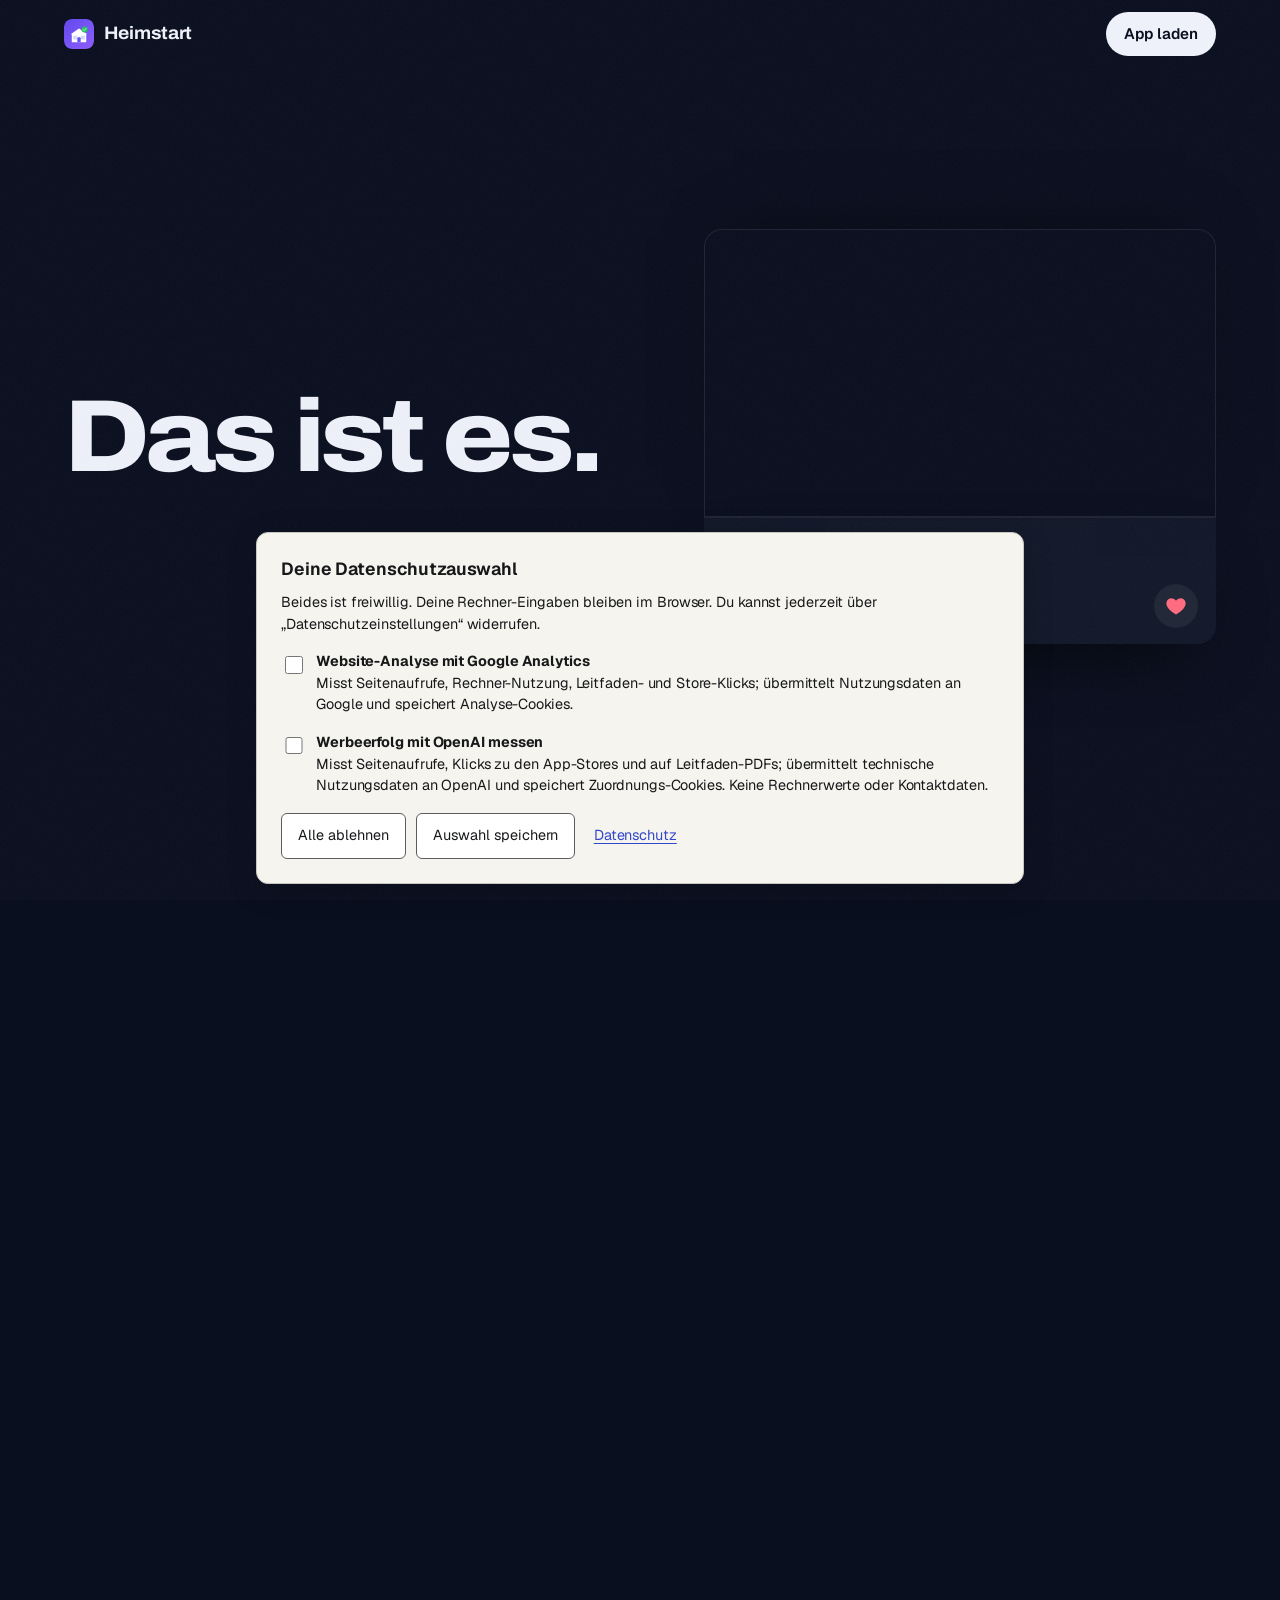
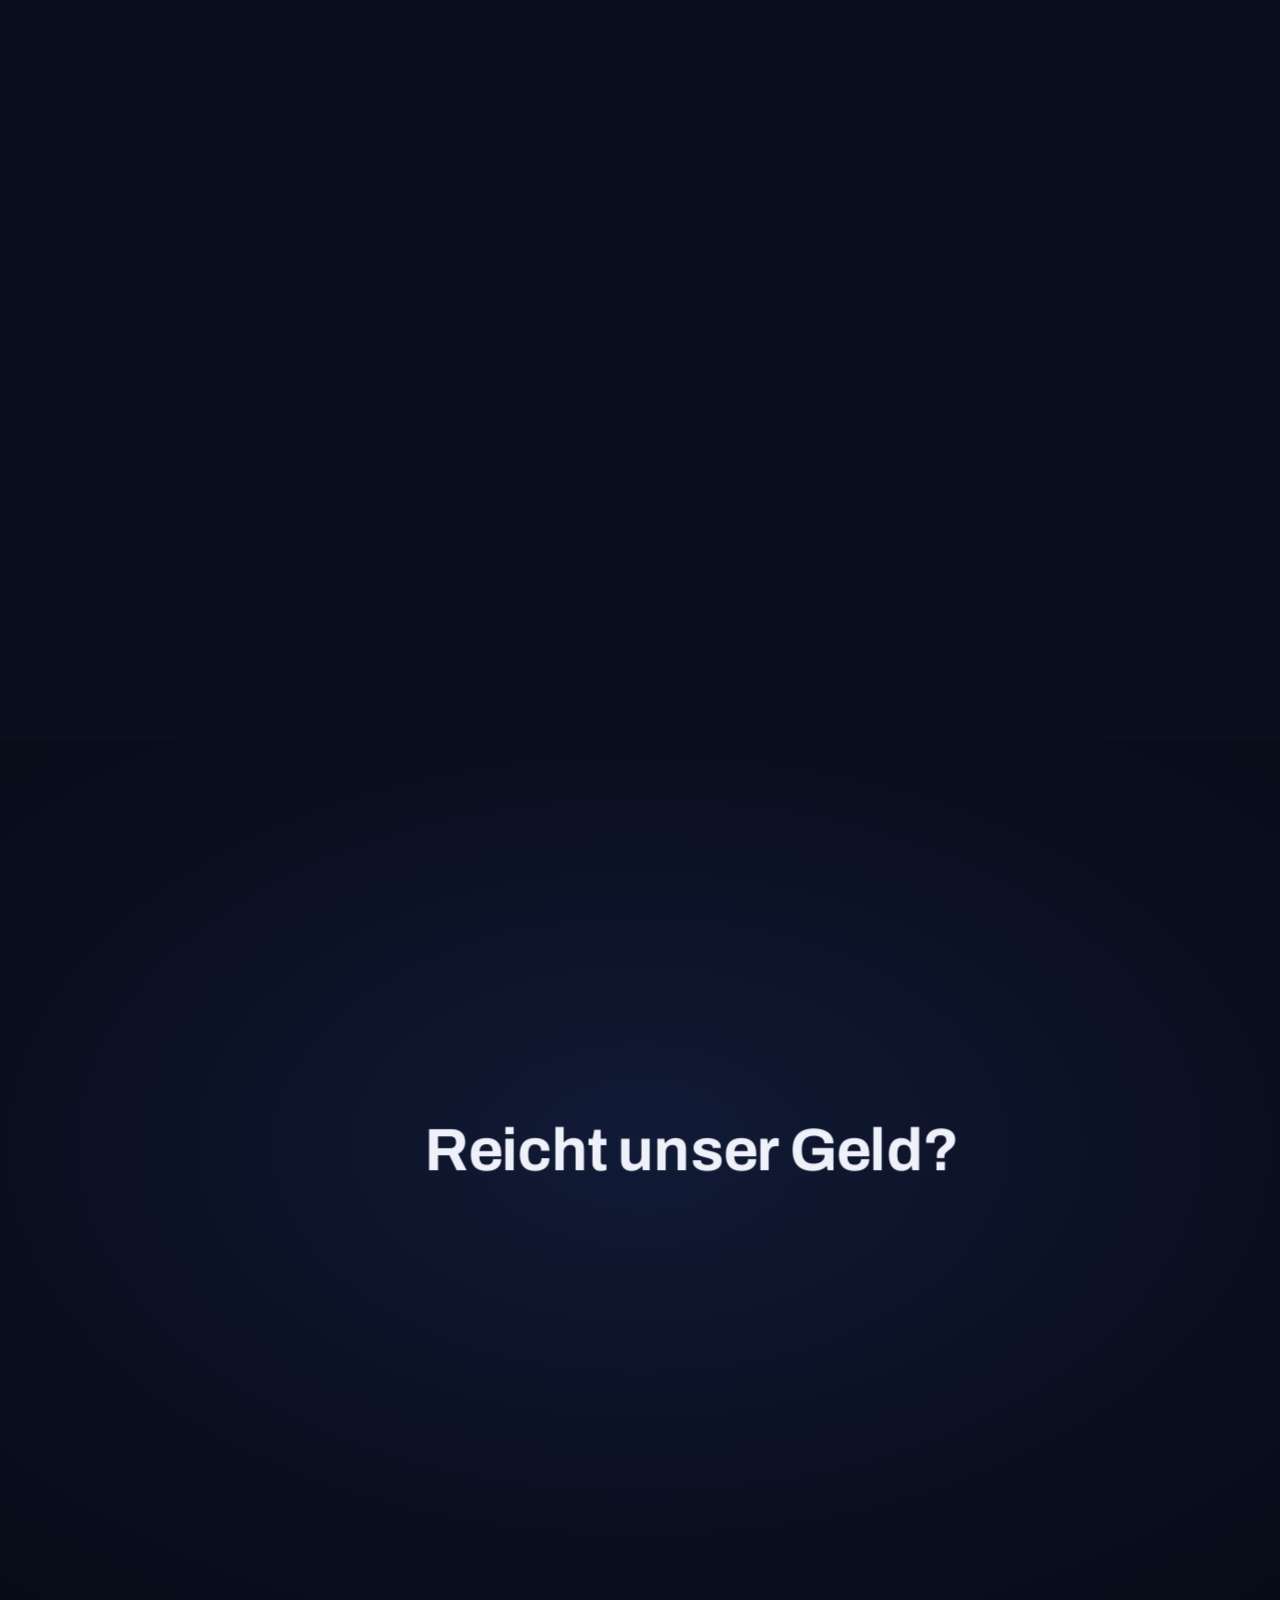
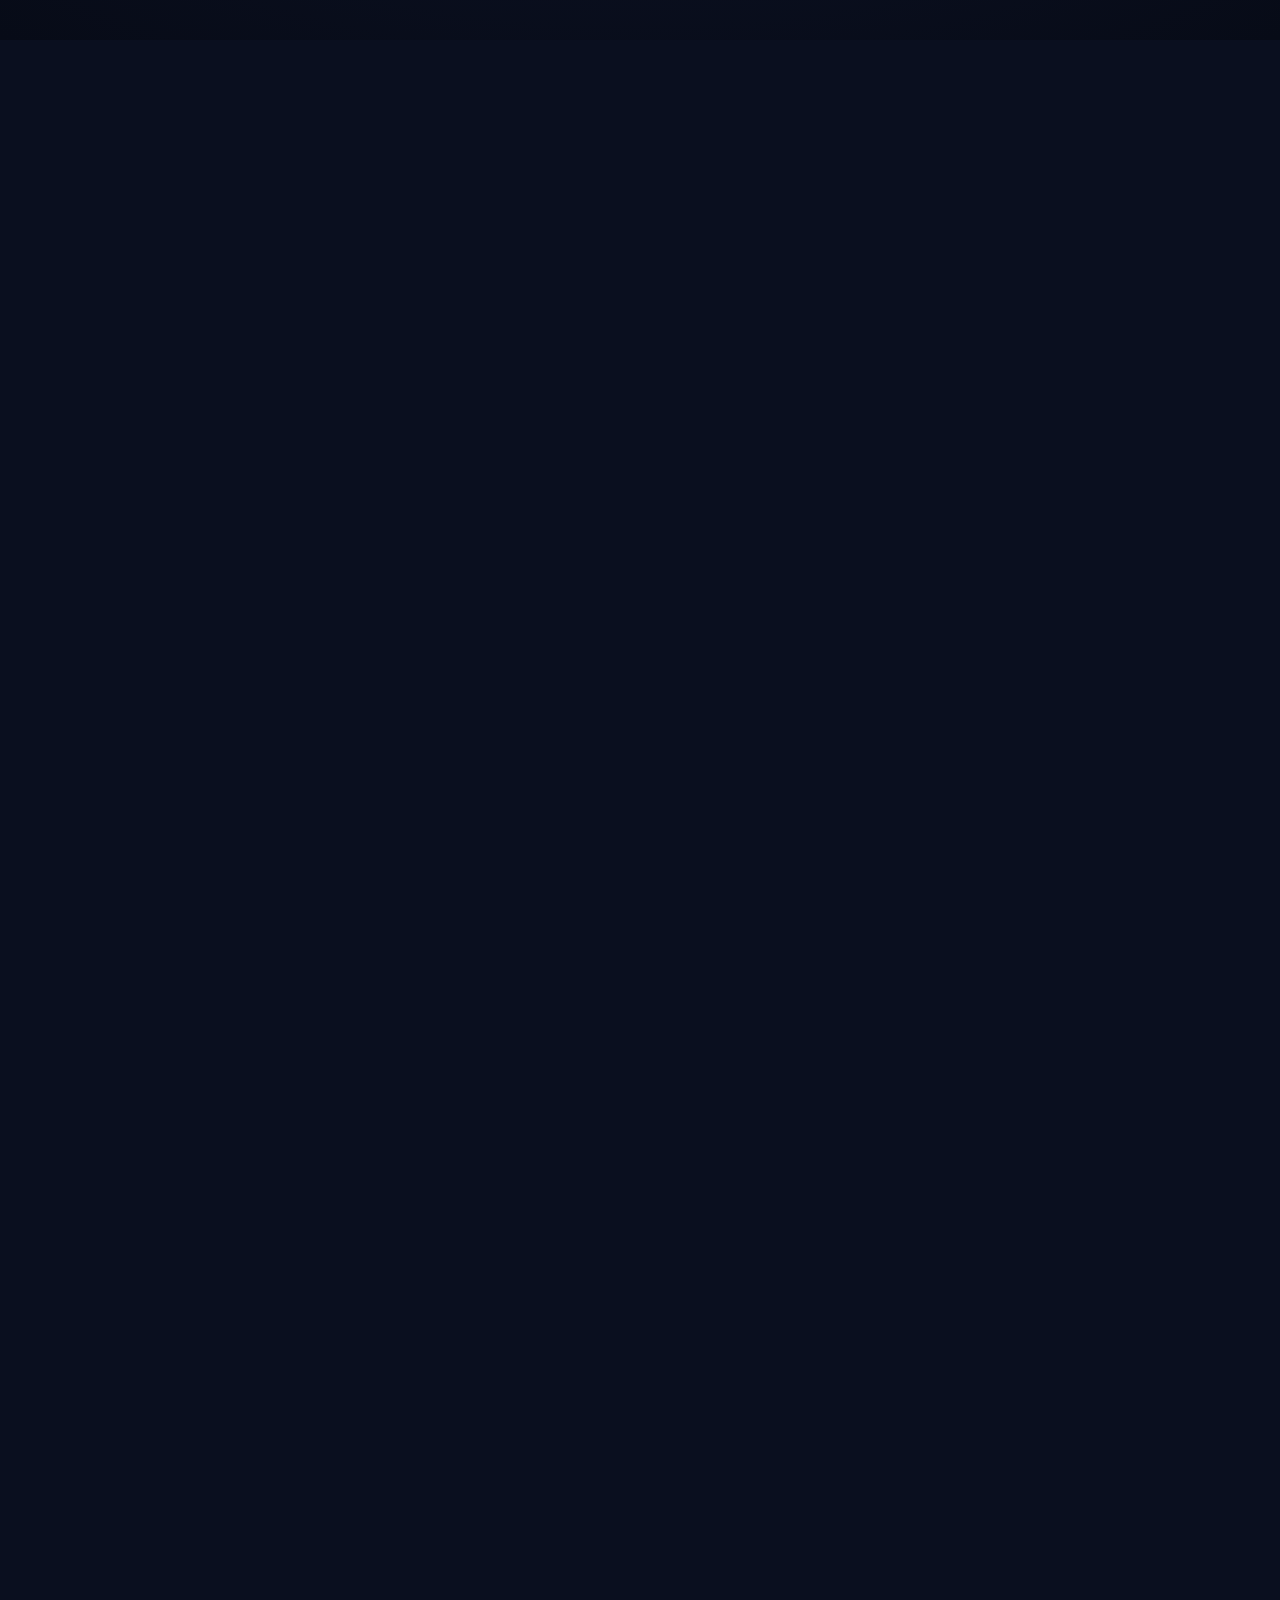
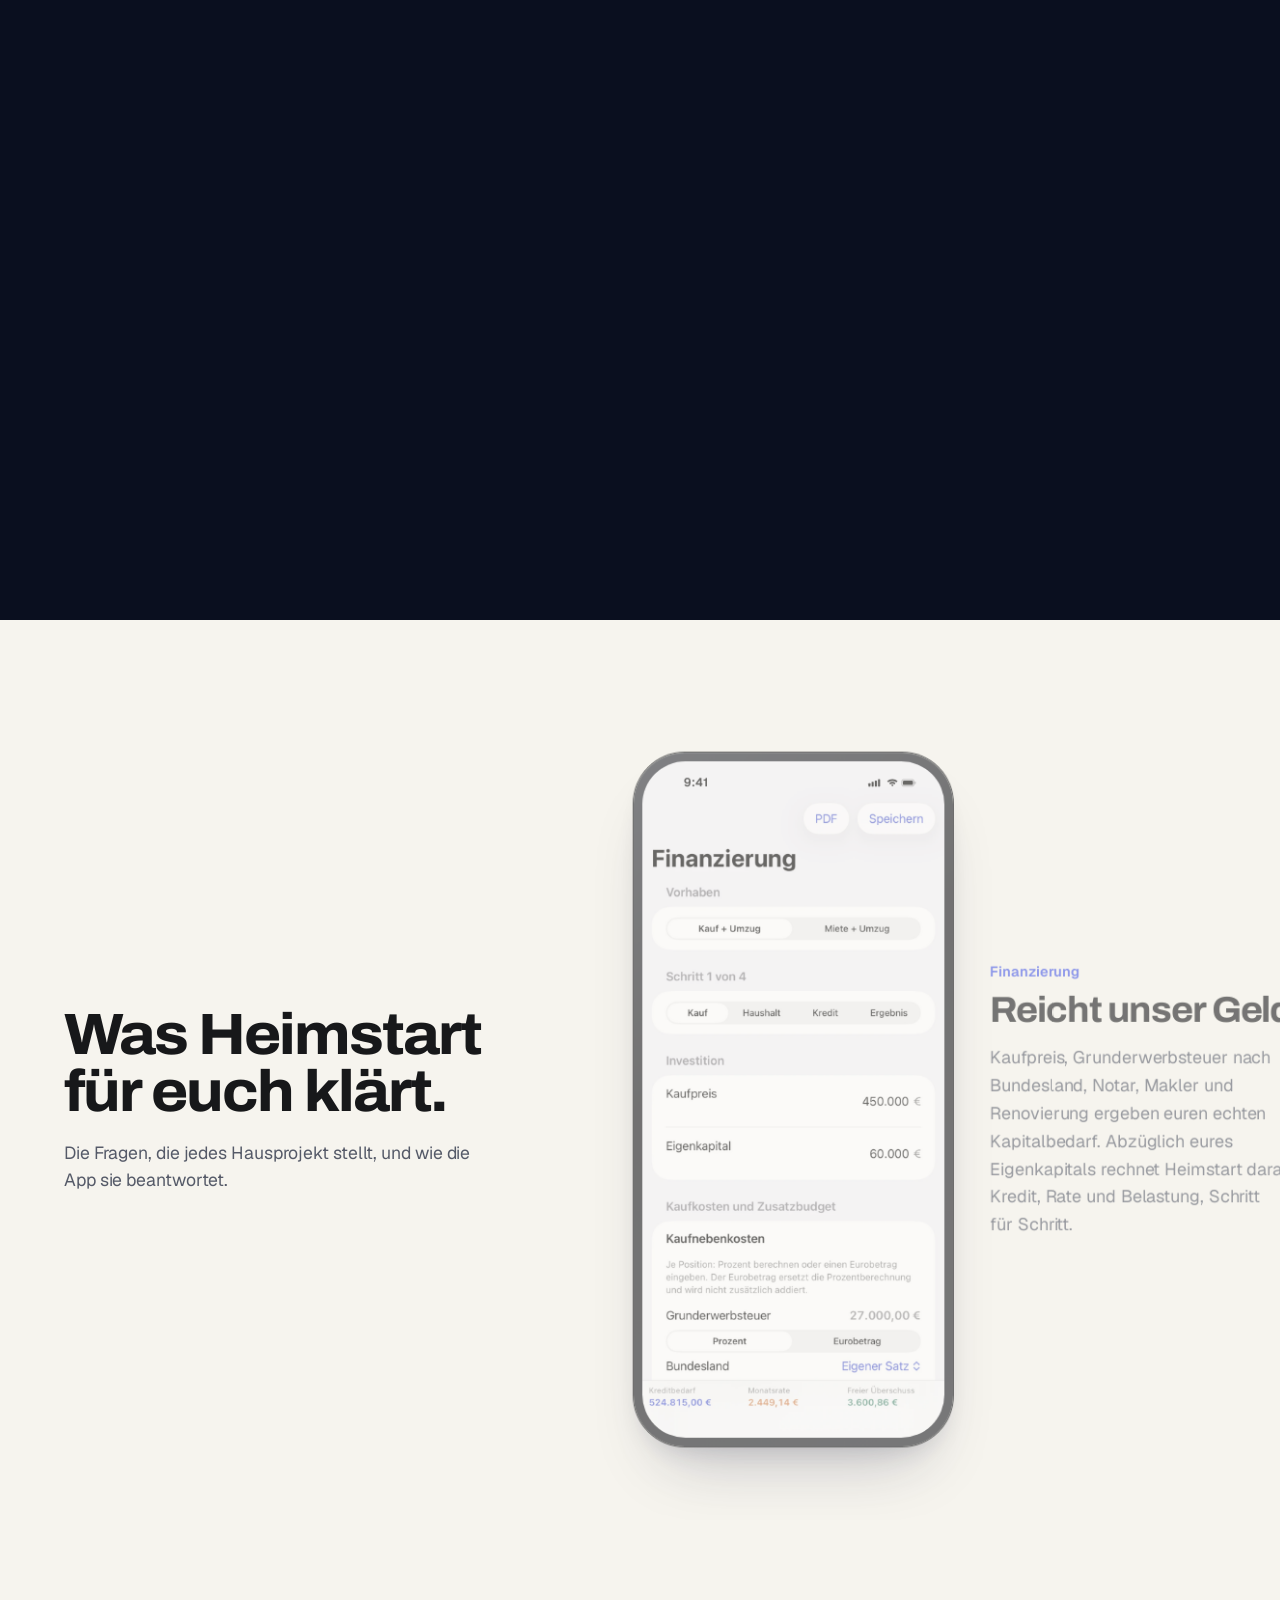
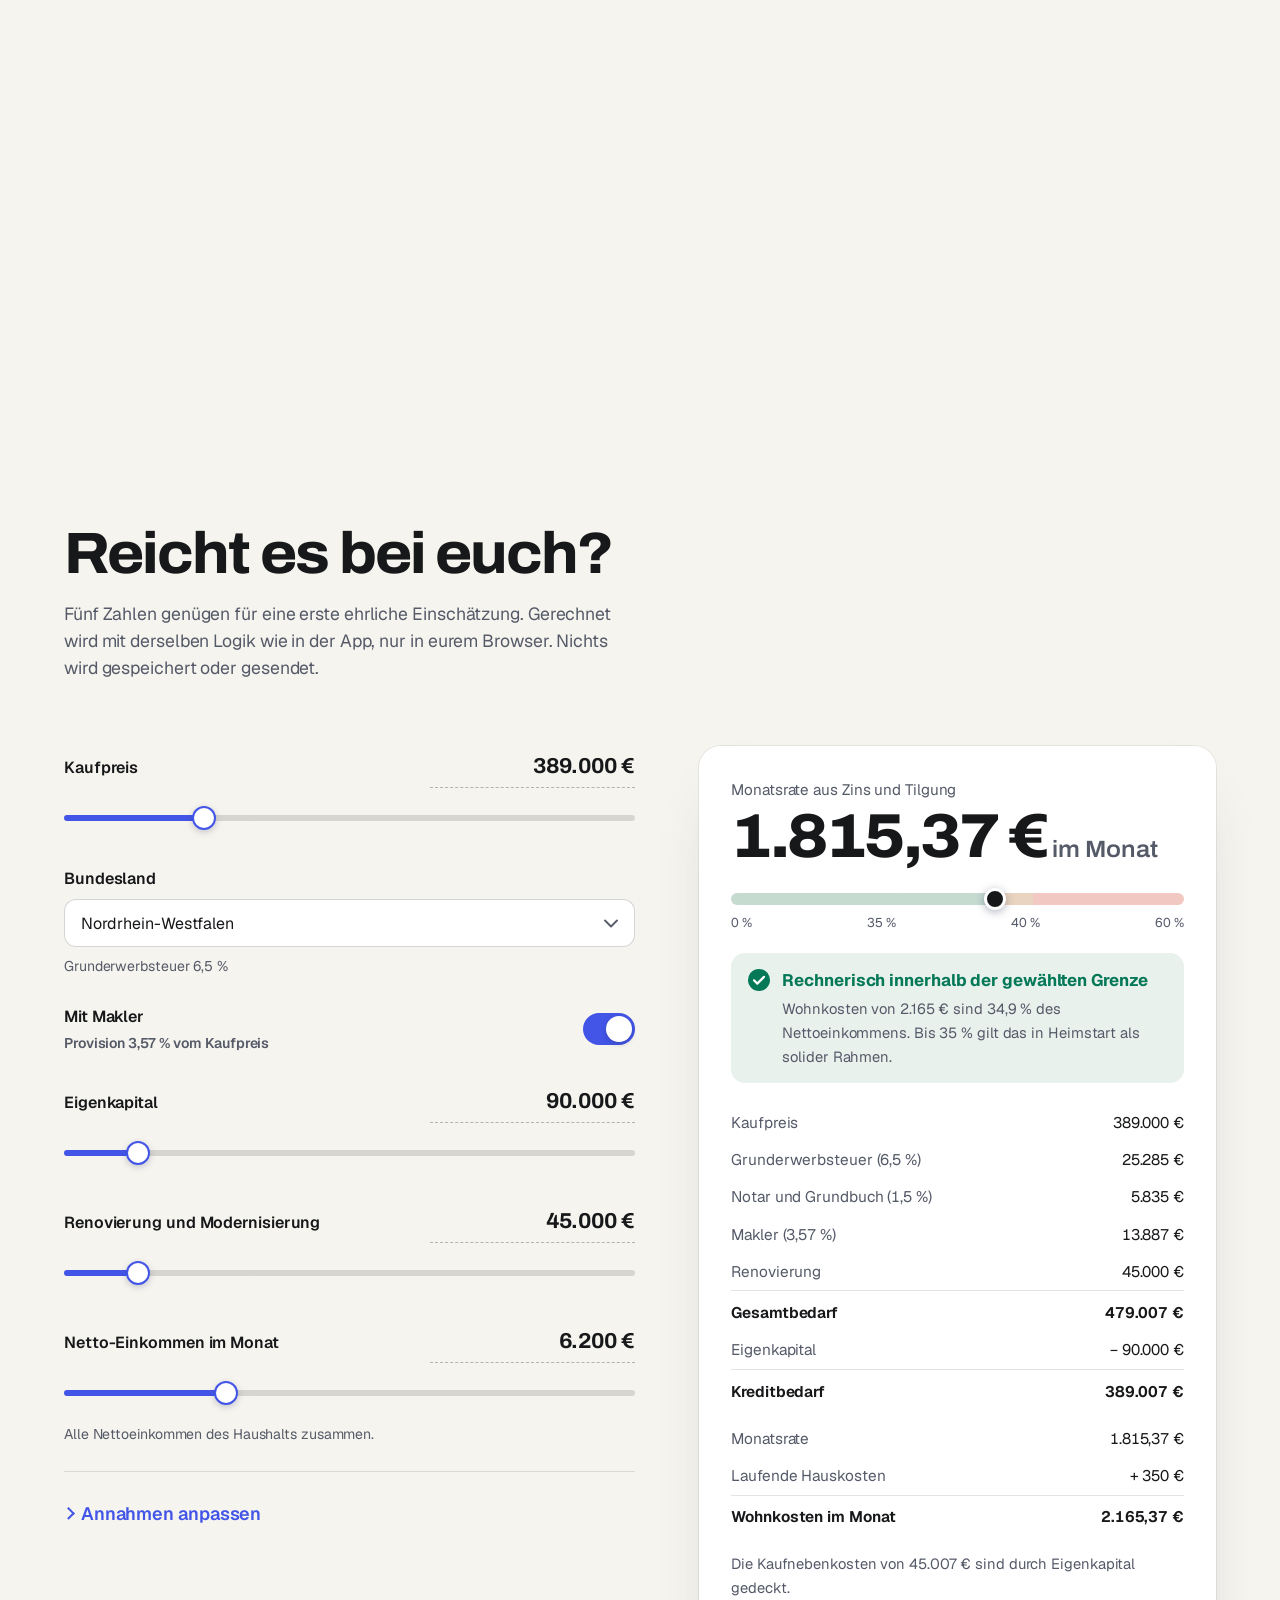
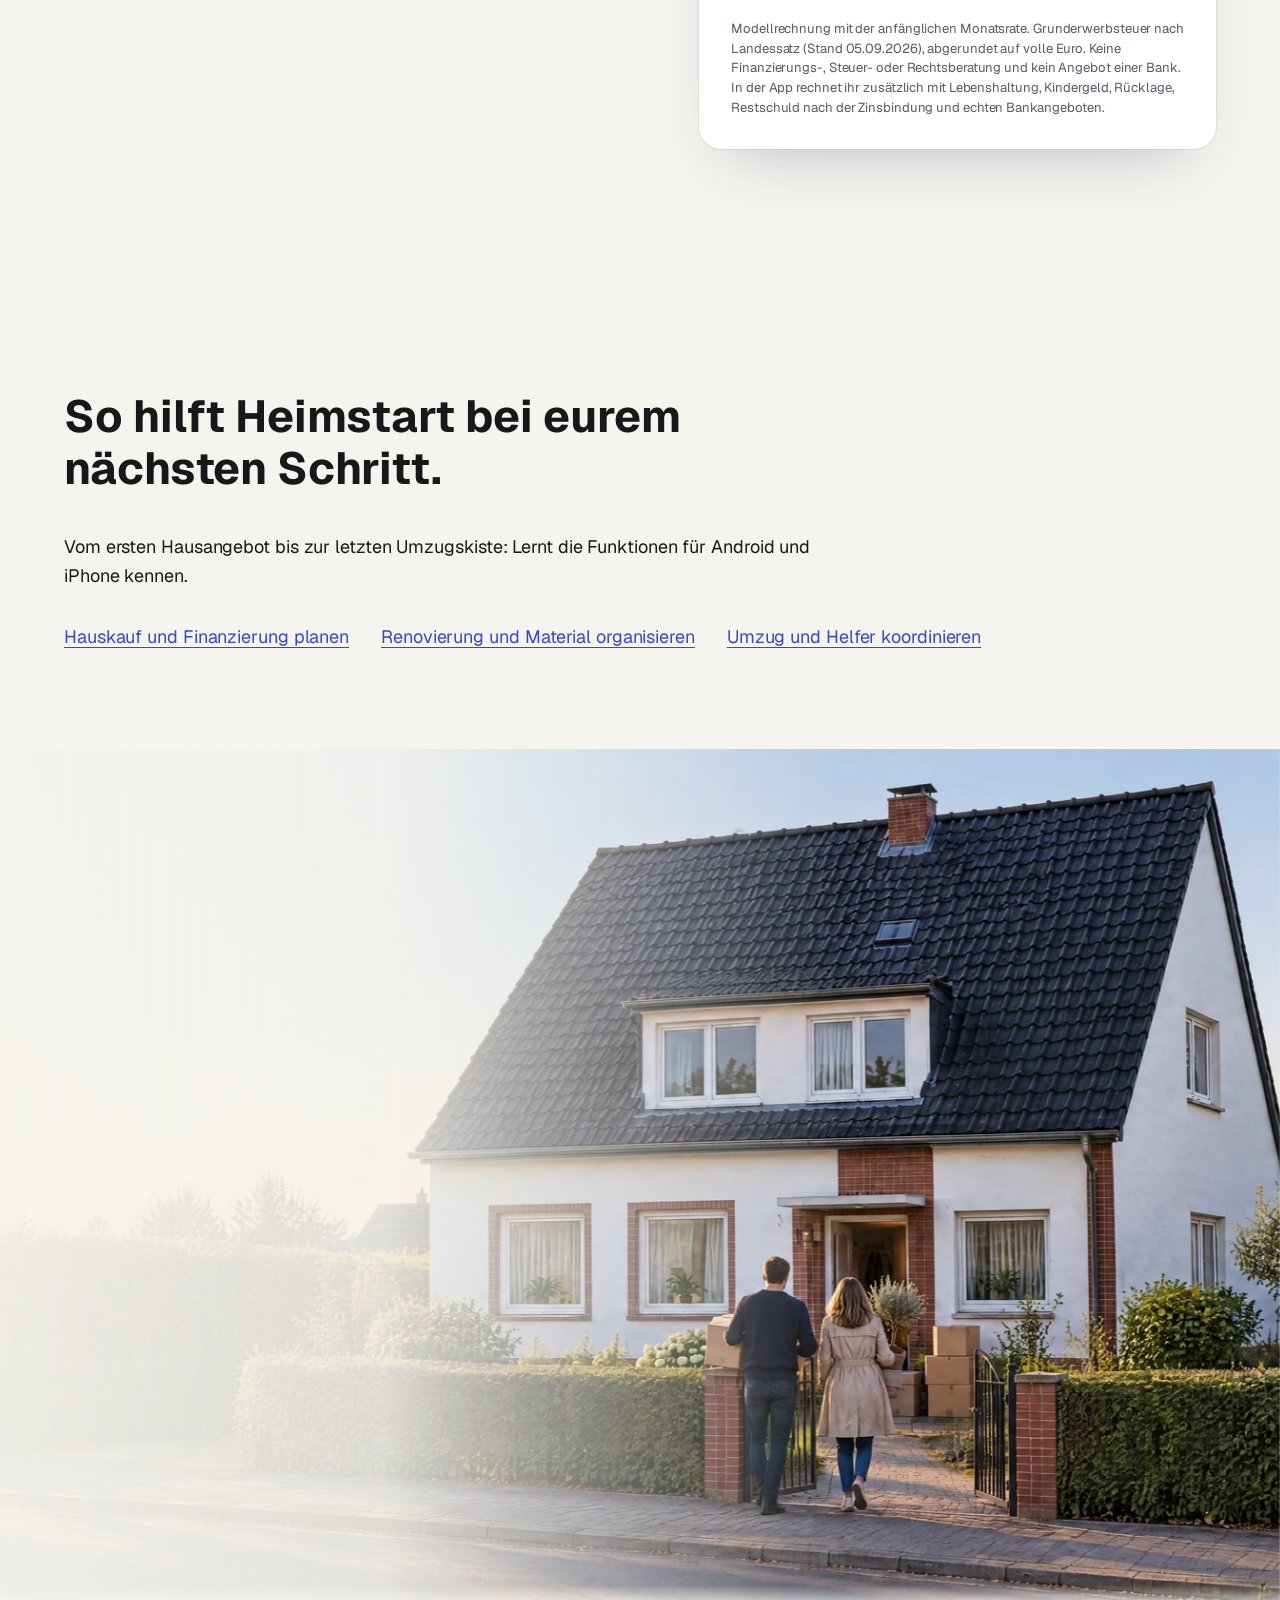
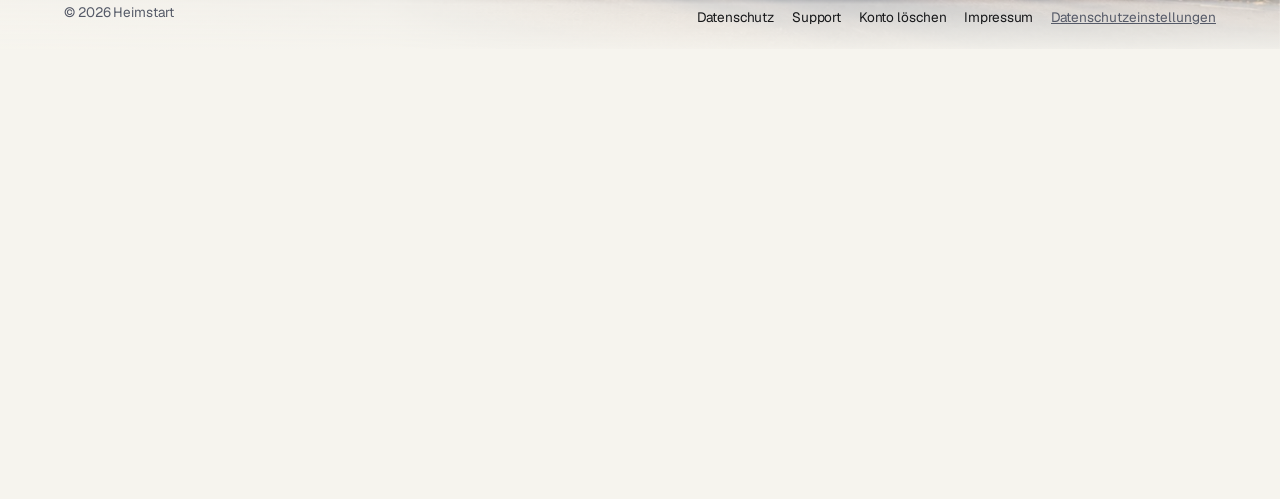
<file: index.html>
<!doctype html>
<html lang="de" data-phase="night">
<head>
<meta charset="utf-8">
<meta http-equiv="Content-Security-Policy" content="default-src 'self'; base-uri 'self'; object-src 'none'; form-action 'self'; script-src 'self' 'sha256-Du+OJKJSbdUgz5nrHeWWINvez6XKDDU/tyj/5c2uvwo=' https://www.googletagmanager.com; style-src 'self' 'unsafe-inline'; img-src https://bzr.openai.com 'self' data: blob: https://www.google-analytics.com https://region1.google-analytics.com; font-src 'self'; media-src 'self' blob:; connect-src https://bzr.openai.com 'self' https://www.google-analytics.com https://region1.google-analytics.com https://www.googletagmanager.com">
<meta name="referrer" content="strict-origin-when-cross-origin">
<meta name="viewport" content="width=device-width, initial-scale=1, minimum-scale=1, viewport-fit=cover">
<title>Heimstart: Haus kaufen, renovieren, einziehen. Alles in einer App.</title>
<meta name="description" content="Reicht unser Geld? Heimstart rechnet Kaufnebenkosten, Rate und Belastung ehrlich durch, liest Bankangebote aus und hält Zeitplan, Einkauf und Team zusammen. Für Android und iPhone.">
<meta name="theme-color" content="#0A0F1F">
<link rel="canonical" href="https://heimstart.de/">
<link rel="icon" href="assets/brand/heimstart-signet.svg" type="image/svg+xml">
<link rel="apple-touch-icon" href="assets/brand/heimstart-signet-180.png">
<meta property="og:type" content="website">
<meta property="og:locale" content="de_DE">
<meta property="og:url" content="https://heimstart.de/">
<meta property="og:title" content="Heimstart: vom Inserat bis zum Einzug">
<meta property="og:description" content="Finanzierung, Bankangebote, Zeitplan, Einkauf und Team in einer App. Mit ehrlichem Rechner: Reicht unser Geld?">
<meta property="og:image" content="https://heimstart.de/assets/media/og-heimstart-20261025.jpg">
<meta name="twitter:card" content="summary_large_image">
<!-- Chrome-Testphase WebMCP für https://heimstart.de, gültig bis 30.03.2027; Erneuern unter developer.chrome.com/origintrials (Heimstart-Google-Konto). -->
<meta http-equiv="origin-trial" content="Agh4qhqnpyloCjnm8mOmrKmZZqkNW5ambl4HuXNVyCTLR+KWQxRojhPZT0dmfUXkYbinS3nq0dzgOnaikf5TrgMAAABMeyJvcmlnaW4iOiJodHRwczovL2hlaW1zdGFydC5kZTo0NDMiLCJmZWF0dXJlIjoiV2ViTUNQIiwiZXhwaXJ5IjoxODA2MzY0ODAwfQ==">
<!-- Pinterest: Website bestätigen (Konto heimstart_de); nach der Bestätigung nicht entfernen. -->
<meta name="p:domain_verify" content="743d50e5b6cba77b5eeb6aad90a102ae"/>
<script type="application/ld+json">
{
  "@context": "https://schema.org",
  "@graph": [
    {
      "@type": "Organization",
      "@id": "https://heimstart.de/#organisation",
      "name": "Heimstart",
      "url": "https://heimstart.de/",
      "logo": "https://heimstart.de/assets/brand/heimstart-signet-180.png",
      "email": "support@heimstart.de",
      "contactPoint": { "@type": "ContactPoint", "contactType": "customer support", "email": "support@heimstart.de", "availableLanguage": "de" },
      "sameAs": [
        "https://www.instagram.com/heimstart_de/",
        "https://www.tiktok.com/@heimstart_de",
        "https://www.youtube.com/@heimstart_de",
        "https://www.facebook.com/profile.php?id=61594346686042",
        "https://de.pinterest.com/heimstart_de/"
      ]
    },
    {
      "@type": "WebSite",
      "@id": "https://heimstart.de/#website",
      "url": "https://heimstart.de/",
      "name": "Heimstart",
      "inLanguage": "de-DE",
      "publisher": { "@id": "https://heimstart.de/#organisation" }
    },
    {
      "@type": "MobileApplication",
      "@id": "https://heimstart.de/#app",
      "name": "Heimstart",
      "url": "https://heimstart.de/hauskauf-renovierung-umzug/",
      "downloadUrl": [
        "https://apps.apple.com/de/app/heimstart-haus-umzug-geld/id6809733214",
        "https://play.google.com/store/apps/details?id=com.aistudio.movemaster.app.dcbcae"
      ],
      "description": "Reicht unser Geld? Heimstart rechnet Kaufnebenkosten, Rate und Belastung ehrlich durch, liest Bankangebote aus und hält Zeitplan, Einkauf und Team zusammen. Für Android und iPhone.",
      "operatingSystem": "Android, iOS",
      "applicationCategory": "FinanceApplication",
      "inLanguage": "de",
      "image": "https://heimstart.de/assets/media/og-heimstart-20261025.jpg",
      "screenshot": [
        "https://heimstart.de/assets/app/finanzierung.webp",
        "https://heimstart.de/assets/app/angebot.webp",
        "https://heimstart.de/assets/app/aufgaben.webp",
        "https://heimstart.de/assets/app/einkauf.webp"
      ],
      "featureList": [
        "Finanzierung: Kapitalbedarf, Kredit, Rate und Belastung Schritt für Schritt",
        "Bankangebote aus dem Angebots-PDF auslesen",
        "Aufgaben mit Fristen als Liste, Board, Kalender oder Gantt",
        "Einkaufslisten mit Fortschritt und Ausgaben",
        "Team mit Rollen, einzeln schaltbaren Rechten und Chat"
      ],
      "publisher": { "@id": "https://heimstart.de/#organisation" }
    },
    {
      "@type": "FAQPage",
      "@id": "https://heimstart.de/#fragen",
      "inLanguage": "de",
      "mainEntity": [
        { "@type": "Question", "name": "Reicht unser Geld?", "acceptedAnswer": { "@type": "Answer", "text": "Kaufpreis, Grunderwerbsteuer nach Bundesland, Notar, Makler und Renovierung ergeben euren echten Kapitalbedarf. Abzüglich eures Eigenkapitals rechnet Heimstart daraus Kredit, Rate und Belastung, Schritt für Schritt." } },
        { "@type": "Question", "name": "Welches Angebot ist besser?", "acceptedAnswer": { "@type": "Answer", "text": "Angebots-PDF hochladen, Heimstart liest die Eckdaten aus: Sollzins, Effektivzins, Rate, Restschuld und Zinsbindung. Ihr prüft jeden Wert, bevor ihr ihn übernehmt." } },
        { "@type": "Question", "name": "Hält der Zeitplan?", "acceptedAnswer": { "@type": "Answer", "text": "Aufgaben mit Fristen, als Liste, Board, Kalender oder Gantt. Ihr seht, was blockiert, bevor ein Termin platzt." } },
        { "@type": "Question", "name": "Ist das Material rechtzeitig da?", "acceptedAnswer": { "@type": "Answer", "text": "Einkaufslisten mit Fortschritt und Ausgaben. Was gekauft ist, wird abgehakt. Was fehlt, bleibt sichtbar." } },
        { "@type": "Question", "name": "Wer macht was? Und wer sieht was?", "acceptedAnswer": { "@type": "Answer", "text": "Ladet Helfer, Handwerker und Familie ein. Rollen und einzeln schaltbare Rechte bestimmen, wer was sieht: Der Fliesenleger sieht die Einkaufsliste, nicht eure Finanzierung. Dazu ein Chat für kurze Absprachen." } }
      ]
    }
  ]
}
</script>
<link rel="preload" href="assets/fonts/archivo-latin-wdth-normal.woff2" as="font" type="font/woff2" crossorigin>
<link rel="preload" href="assets/fonts/geist-latin-wght-normal.woff2" as="font" type="font/woff2" crossorigin>
<script>document.documentElement.classList.add('js')</script>
<link rel="stylesheet" href="scrollcraft.css">
<link rel="stylesheet" href="assets/heimstart.css?v=20261028-hint">
<noscript><style>
  [data-sc-cue], [data-sc-in], [data-sc-stagger] > * { opacity: 1 !important; transform: none !important; }
  .hero__couple, .hero__hedge { opacity: 1 !important; }
  .storm__group h3, .q__check { opacity: 1 !important; transform: none !important; }
  .storm__day { clip-path: none !important; }
  .q { color: var(--ink-day) !important; }
</style></noscript>
</head>
<body>

<a class="skip" href="#rechner">Zum Rechner springen</a>
<div class="sc-grain" aria-hidden="true"></div>

<header class="bar">
  <a class="bar__brand" href="#top" aria-label="Heimstart, zum Seitenanfang">
    <img src="assets/brand/heimstart-signet.svg" width="30" height="30" alt="">
    <span>Heimstart</span>
  </a>
  <a class="bar__cta" href="#laden" data-store-link>App laden</a>
</header>

<main>

  <!-- ============================================ 1 · Das Inserat (Nacht) -->
  <section class="hero is-night" id="top" data-sc-act="scrub" data-sc-span="2.6" data-sc-dwell="0.26" aria-labelledby="hero-title">
    <div data-sc-stage class="hero__stage">
      <div class="hero__frame" aria-hidden="true">
        <picture>
          <source media="(orientation: portrait)" srcset="assets/media/hero-poster-p.webp">
          <img class="sc-stage__poster" src="assets/media/hero-poster.webp" width="1920" height="1080" alt="">
        </picture>
        <video data-sc-scrub data-sc-src="assets/media/hero.mp4" data-sc-src-mobile="assets/media/hero-p.mp4" muted playsinline></video>
      </div>
      <div class="hero__air" aria-hidden="true"></div>

      <div class="hero__scrim" aria-hidden="true"></div>

      <!-- Überschrift und Inserat teilen sich einen flexiblen Rahmen: nichts kann sich überlagern. -->
      <div class="hero__intro">
        <div class="hero__copy" data-sc-cue="0 0.30 0 0.35">
          <h1 id="hero-title" class="hero__title">Das ist es.</h1>
        </div>
        <article class="listing" aria-label="Inserat: Einfamilienhaus mit Garten, 389.000 Euro">
          <div class="listing__photo" aria-hidden="true"></div>
          <div class="listing__meta">
            <p class="listing__type">Einfamilienhaus mit Garten</p>
            <p class="listing__facts">132 m² · 5 Zimmer · Baujahr 1971</p>
            <p class="listing__price">389.000 €</p>
            <span class="listing__heart" role="img" aria-label="Gemerkt">
              <svg viewBox="0 0 24 24" aria-hidden="true"><path d="M12 20.3s-7.6-4.6-9.3-9.2C1.5 7.8 3.6 4.5 7 4.5c2 0 3.6 1.1 5 2.9 1.4-1.8 3-2.9 5-2.9 3.4 0 5.5 3.3 4.3 6.6-1.7 4.6-9.3 9.2-9.3 9.2Z"/></svg>
            </span>
          </div>
        </article>
      </div>

      <img class="hero__couple" src="assets/media/couple.webp" width="1168" height="1752" alt="" aria-hidden="true">
      <img class="hero__hedge" src="assets/media/hedge.webp" width="2400" height="1029" alt="" aria-hidden="true">

      <p class="hero__line" data-sc-cue="0.40 0.74 0.3 0.25">Ihr fahrt hin. Ihr steht davor.</p>
      <p class="hero__line" data-sc-cue="0.74 1 0.3 0.12">Und dann ist sie da, die eine Frage.</p>

      <!-- Scroll-Hinweis: erscheint zwei Sekunden nach dem Laden, verschwindet beim ersten Scrollen (heimstart.js). -->
      <button class="hero__hint" type="button" aria-label="Nach unten scrollen">
        <span class="hero__hint-label">Scrollen</span>
        <span class="hero__hint-track" aria-hidden="true"><span class="hero__hint-light"></span></span>
      </button>
    </div>
  </section>

  <!-- ============================ 2 · Die Fragen (Signatur und Höhepunkt) -->
  <section class="storm" id="fragen" data-sc-act="pin" data-sc-span="5.2" aria-labelledby="fragen-title">
    <div data-sc-stage class="storm__stage" data-sc-verify-state="">
      <div class="storm__night" aria-hidden="true"></div>
      <div class="storm__hush" aria-hidden="true"></div>
      <div class="storm__day" aria-hidden="true"></div>

      <!-- Titel und Raster teilen sich einen flexiblen Rahmen; die Schrift passt sich der Höhe an. -->
      <div class="storm__layout">
      <div class="storm__head">
        <h2 id="fragen-title" class="storm__title" data-sc-cue="0.74 1 0.25 0.06">Jede Frage bekommt ihren Platz.</h2>
        <p class="storm__lede" data-sc-cue="0.77 1 0.25 0.06">Heimstart ordnet Geld, Zeitplan, Team und Einkauf in einer App. Damit ihr entscheidet, statt nachts zu grübeln.</p>
      </div>

      <div class="storm__board">
        <section class="storm__group" aria-labelledby="g-geld">
          <h3 id="g-geld">Geld</h3>
          <ul>
            <li class="q q--anchor"><svg class="q__check" viewBox="0 0 20 20" aria-hidden="true"><circle cx="10" cy="10" r="10"/><path d="m5.6 10.3 2.9 2.9 5.9-6"/></svg><span>Reicht unser Geld?</span></li>
            <li class="q"><svg class="q__check" viewBox="0 0 20 20" aria-hidden="true"><circle cx="10" cy="10" r="10"/><path d="m5.6 10.3 2.9 2.9 5.9-6"/></svg><span>Reicht das Eigenkapital?</span></li>
            <li class="q"><svg class="q__check" viewBox="0 0 20 20" aria-hidden="true"><circle cx="10" cy="10" r="10"/><path d="m5.6 10.3 2.9 2.9 5.9-6"/></svg><span>Welche Rate ist tragbar?</span></li>
            <li class="q"><svg class="q__check" viewBox="0 0 20 20" aria-hidden="true"><circle cx="10" cy="10" r="10"/><path d="m5.6 10.3 2.9 2.9 5.9-6"/></svg><span>Was kosten Steuer, Notar und Makler?</span></li>
            <li class="q"><svg class="q__check" viewBox="0 0 20 20" aria-hidden="true"><circle cx="10" cy="10" r="10"/><path d="m5.6 10.3 2.9 2.9 5.9-6"/></svg><span>Welches Bankangebot ist besser?</span></li>
          </ul>
        </section>
        <section class="storm__group" aria-labelledby="g-zeit">
          <h3 id="g-zeit">Zeitplan</h3>
          <ul>
            <li class="q"><svg class="q__check" viewBox="0 0 20 20" aria-hidden="true"><circle cx="10" cy="10" r="10"/><path d="m5.6 10.3 2.9 2.9 5.9-6"/></svg><span>Bis wann muss was fertig sein?</span></li>
            <li class="q"><svg class="q__check" viewBox="0 0 20 20" aria-hidden="true"><circle cx="10" cy="10" r="10"/><path d="m5.6 10.3 2.9 2.9 5.9-6"/></svg><span>Hält der Zeitplan?</span></li>
            <li class="q"><svg class="q__check" viewBox="0 0 20 20" aria-hidden="true"><circle cx="10" cy="10" r="10"/><path d="m5.6 10.3 2.9 2.9 5.9-6"/></svg><span>Was blockiert gerade?</span></li>
            <li class="q"><svg class="q__check" viewBox="0 0 20 20" aria-hidden="true"><circle cx="10" cy="10" r="10"/><path d="m5.6 10.3 2.9 2.9 5.9-6"/></svg><span>Schaffen wir den Umzugstermin?</span></li>
            <li class="q"><svg class="q__check" viewBox="0 0 20 20" aria-hidden="true"><circle cx="10" cy="10" r="10"/><path d="m5.6 10.3 2.9 2.9 5.9-6"/></svg><span>Was kommt als Nächstes?</span></li>
          </ul>
        </section>
        <section class="storm__group" aria-labelledby="g-team">
          <h3 id="g-team">Team</h3>
          <ul>
            <li class="q"><svg class="q__check" viewBox="0 0 20 20" aria-hidden="true"><circle cx="10" cy="10" r="10"/><path d="m5.6 10.3 2.9 2.9 5.9-6"/></svg><span>Wer macht was?</span></li>
            <li class="q"><svg class="q__check" viewBox="0 0 20 20" aria-hidden="true"><circle cx="10" cy="10" r="10"/><path d="m5.6 10.3 2.9 2.9 5.9-6"/></svg><span>Wie koordinieren wir die Helfer?</span></li>
            <li class="q"><svg class="q__check" viewBox="0 0 20 20" aria-hidden="true"><circle cx="10" cy="10" r="10"/><path d="m5.6 10.3 2.9 2.9 5.9-6"/></svg><span>Wie erreichen wir alle schnell?</span></li>
            <li class="q"><svg class="q__check" viewBox="0 0 20 20" aria-hidden="true"><circle cx="10" cy="10" r="10"/><path d="m5.6 10.3 2.9 2.9 5.9-6"/></svg><span>Wer darf was sehen?</span></li>
            <li class="q"><svg class="q__check" viewBox="0 0 20 20" aria-hidden="true"><circle cx="10" cy="10" r="10"/><path d="m5.6 10.3 2.9 2.9 5.9-6"/></svg><span>Wie behalten alle den Überblick?</span></li>
          </ul>
        </section>
        <section class="storm__group" aria-labelledby="g-einkauf">
          <h3 id="g-einkauf">Einkauf und Budget</h3>
          <ul>
            <li class="q"><svg class="q__check" viewBox="0 0 20 20" aria-hidden="true"><circle cx="10" cy="10" r="10"/><path d="m5.6 10.3 2.9 2.9 5.9-6"/></svg><span>Ist das Material rechtzeitig da?</span></li>
            <li class="q"><svg class="q__check" viewBox="0 0 20 20" aria-hidden="true"><circle cx="10" cy="10" r="10"/><path d="m5.6 10.3 2.9 2.9 5.9-6"/></svg><span>Was ist schon gekauft?</span></li>
            <li class="q"><svg class="q__check" viewBox="0 0 20 20" aria-hidden="true"><circle cx="10" cy="10" r="10"/><path d="m5.6 10.3 2.9 2.9 5.9-6"/></svg><span>Bleiben wir im Budget?</span></li>
            <li class="q"><svg class="q__check" viewBox="0 0 20 20" aria-hidden="true"><circle cx="10" cy="10" r="10"/><path d="m5.6 10.3 2.9 2.9 5.9-6"/></svg><span>Was kostet die Renovierung wirklich?</span></li>
            <li class="q"><svg class="q__check" viewBox="0 0 20 20" aria-hidden="true"><circle cx="10" cy="10" r="10"/><path d="m5.6 10.3 2.9 2.9 5.9-6"/></svg><span>Wie weisen wir den Renovierungskredit nach?</span></li>
          </ul>
        </section>
      </div>
      </div>
    </div>
  </section>

  <!-- ====================================== 3 · Die Antworten (Tag, pan) -->
  <!-- Der Titel steht nach dem Einrasten kurz still (hold), erst dann fährt die Schiene;
       die Spanne wächst um diesen Weg (4,6 auf 5,1), damit die Antworten im gewohnten Tempo kommen. -->
  <section class="answers is-day" id="antworten" data-sc-act="pan" data-sc-span="5.1" aria-labelledby="antworten-title">
    <div data-sc-stage class="answers__stage">
      <div class="answers__rail" data-sc-pan="0.02" data-sc-hold="0.12">

        <div class="answers__lead">
          <h2 id="antworten-title">Was Heimstart für euch klärt.</h2>
          <p>Die Fragen, die jedes Hausprojekt stellt, und wie die App sie beantwortet.</p>
        </div>

        <article class="answer" aria-labelledby="a-geld">
          <figure class="phone">
            <div class="phone__screen">
              <img src="assets/app/finanzierung.webp" width="900" height="1956" loading="lazy" decoding="async"
                   alt="Heimstart, Finanzierung, Schritt 1 von 4: Kaufpreis 450.000 Euro, Eigenkapital 60.000 Euro, Grunderwerbsteuer 27.000 Euro. Unten Kreditbedarf 524.815 Euro, Monatsrate 2.449,14 Euro, freier Überschuss 3.600,86 Euro.">
              <svg class="phone__status" viewBox="0 0 1320 186" aria-hidden="true"><use href="#status-bar"/></svg>
            </div>
          </figure>
          <div class="answer__text">
            <p class="answer__label">Finanzierung</p>
            <h3 id="a-geld">Reicht unser Geld?</h3>
            <p>Kaufpreis, Grunderwerbsteuer nach Bundesland, Notar, Makler und Renovierung ergeben euren echten Kapitalbedarf. Abzüglich eures Eigenkapitals rechnet Heimstart daraus Kredit, Rate und Belastung, Schritt für Schritt.</p>
          </div>
        </article>

        <article class="answer" aria-labelledby="a-angebot">
          <figure class="phone">
            <div class="phone__screen">
              <img src="assets/app/angebot.webp" width="900" height="1956" loading="lazy" decoding="async"
                   alt="Heimstart, Angebotsanalyse eines Kreditangebots: Darlehensbetrag 349.000 Euro, Sollzins 3,35 Prozent, Effektivzins 3,51 Prozent, Monatsrate 1.657,75 Euro, Restschuld 247.840 Euro, Zinsbindung 15 Jahre.">
              <svg class="phone__status" viewBox="0 0 1320 186" aria-hidden="true"><use href="#status-bar"/></svg>
            </div>
          </figure>
          <div class="answer__text">
            <p class="answer__label">Bankangebote</p>
            <h3 id="a-angebot">Welches Angebot ist besser?</h3>
            <p>Angebots-PDF hochladen, Heimstart liest die Eckdaten aus: Sollzins, Effektivzins, Rate, Restschuld und Zinsbindung. Ihr prüft jeden Wert, bevor ihr ihn übernehmt.</p>
          </div>
        </article>

        <article class="answer" aria-labelledby="a-zeit">
          <figure class="phone">
            <div class="phone__screen">
              <img src="assets/app/aufgaben.webp" width="900" height="1956" loading="lazy" decoding="async"
                   alt="Heimstart, Aufgaben als Gantt-Diagramm: Elektroinstallation, Trockenbau OG, Bad abdichten, Küche final ausmessen, Material bestellen und Wände vorbereiten auf einer Zeitleiste mit Markierung für heute.">
              <svg class="phone__status" viewBox="0 0 1320 186" aria-hidden="true"><use href="#status-bar"/></svg>
            </div>
          </figure>
          <div class="answer__text">
            <p class="answer__label">Aufgaben</p>
            <h3 id="a-zeit">Hält der Zeitplan?</h3>
            <p>Aufgaben mit Fristen, als Liste, Board, Kalender oder Gantt. Ihr seht, was blockiert, bevor ein Termin platzt.</p>
          </div>
        </article>

        <article class="answer" aria-labelledby="a-einkauf">
          <figure class="phone">
            <div class="phone__screen">
              <img src="assets/app/einkauf.webp" width="900" height="1956" loading="lazy" decoding="async"
                   alt="Heimstart, Einkauf: 7 von 12 Artikeln gekauft, 965,74 Euro ausgegeben, 58 Prozent erledigt. Darunter abgehakte Posten wie Abdeckvlies und Wandfarbe.">
              <svg class="phone__status" viewBox="0 0 1320 186" aria-hidden="true"><use href="#status-bar"/></svg>
            </div>
          </figure>
          <div class="answer__text">
            <p class="answer__label">Einkauf</p>
            <h3 id="a-einkauf">Ist das Material rechtzeitig da?</h3>
            <p>Einkaufslisten mit Fortschritt und Ausgaben. Was gekauft ist, wird abgehakt. Was fehlt, bleibt sichtbar.</p>
          </div>
        </article>

        <article class="answer" aria-labelledby="a-team">
          <figure class="answer__photo">
            <img src="assets/media/team.webp" width="900" height="1125" loading="lazy" decoding="async"
                 alt="Ein Paar plant die Renovierung: Er misst die Wand aus, sie notiert die Maße zwischen Bodenmustern und Umzugskartons.">
          </figure>
          <div class="answer__text">
            <p class="answer__label">Team</p>
            <h3 id="a-team">Wer macht was? Und wer sieht was?</h3>
            <p>Ladet Helfer, Handwerker und Familie ein. Rollen und einzeln schaltbare Rechte bestimmen, wer was sieht: Der Fliesenleger sieht die Einkaufsliste, nicht eure Finanzierung. Dazu ein Chat für kurze Absprachen.</p>
          </div>
        </article>

        <div class="answers__note">
          <p>Keine Werbung.</p>
          <p>Kein Tracking in der App.</p>
          <p>Läuft auch offline.</p>
        </div>

      </div>
    </div>
  </section>

  <!-- ========================================= 4 · Der Rechner (Tag, flow) -->
  <section class="calc is-day sc-section" id="rechner" data-sc-act="flow" aria-labelledby="rechner-title">
    <div class="sc-wrap calc__wrap">
      <div class="calc__intro sc-stack" data-sc-in>
        <h2 id="rechner-title">Reicht es bei euch?</h2>
        <p>Fünf Zahlen genügen für eine erste ehrliche Einschätzung. Gerechnet wird mit derselben Logik wie in der App, nur in eurem Browser. Nichts wird gespeichert oder gesendet.</p>
      </div>

      <div class="calc__fields" role="group" aria-labelledby="rechner-title">
        <noscript><p class="field__hint">Der Rechner braucht JavaScript. In der App rechnet ihr ohne diese Einschränkung.</p></noscript>

        <div class="field" data-field="price" data-min="50000" data-max="1500000" data-step="5000" data-value="389000">
          <div class="field__top"><label for="f-price">Kaufpreis</label><input id="f-price" class="field__value" type="text" inputmode="numeric" autocomplete="off" value="389.000 €"></div>
          <input class="range" type="range" aria-label="Kaufpreis einstellen" min="50000" max="1500000" step="5000" value="389000">
        </div>

        <div class="field">
          <label for="f-state">Bundesland</label>
          <select id="f-state" class="select"></select>
          <p class="field__hint" id="f-state-hint">Grunderwerbsteuer 6,5 %</p>
        </div>

        <div class="field">
          <label class="switch" for="a-broker-on">
            <span class="switch__text">
              <span class="switch__label">Mit Makler</span>
              <span class="field__hint" id="f-broker-hint">Provision 3,57 % vom Kaufpreis</span>
            </span>
            <input type="checkbox" id="a-broker-on" role="switch" checked>
            <span class="switch__track" aria-hidden="true"></span>
          </label>
        </div>

        <div class="field" data-field="equity" data-min="0" data-max="800000" data-step="5000" data-value="90000">
          <div class="field__top"><label for="f-equity">Eigenkapital</label><input id="f-equity" class="field__value" type="text" inputmode="numeric" autocomplete="off" value="90.000 €"></div>
          <input class="range" type="range" aria-label="Eigenkapital einstellen" min="0" max="800000" step="5000" value="90000">
        </div>

        <div class="field" data-field="renovation" data-min="0" data-max="400000" data-step="5000" data-value="45000">
          <div class="field__top"><label for="f-renovation">Renovierung und Modernisierung</label><input id="f-renovation" class="field__value" type="text" inputmode="numeric" autocomplete="off" value="45.000 €"></div>
          <input class="range" type="range" aria-label="Renovierungsbudget einstellen" min="0" max="400000" step="5000" value="45000">
        </div>

        <div class="field" data-field="income" data-min="1000" data-max="20000" data-step="100" data-value="6200">
          <div class="field__top"><label for="f-income">Netto-Einkommen im Monat</label><input id="f-income" class="field__value" type="text" inputmode="numeric" autocomplete="off" value="6.200 €"></div>
          <input class="range" type="range" aria-label="Netto-Einkommen einstellen" min="1000" max="20000" step="100" value="6200">
          <p class="field__hint">Alle Nettoeinkommen des Haushalts zusammen.</p>
        </div>

        <details class="assume">
          <summary>Annahmen anpassen</summary>
          <div class="assume__grid">
            <label class="mini"><span>Sollzins in %</span><input type="text" inputmode="decimal" id="a-rate" value="3,6"></label>
            <label class="mini"><span>Anfängliche Tilgung in %</span><input type="text" inputmode="decimal" id="a-repay" value="2,0"></label>
            <label class="mini"><span>Notar und Grundbuch in %</span><input type="text" inputmode="decimal" id="a-notary" value="1,5"></label>
            <label class="mini"><span>Maklerprovision in %</span><input type="text" inputmode="decimal" id="a-broker" value="3,57"></label>
            <label class="mini mini--wide"><span>Laufende Hauskosten im Monat in €</span><input type="text" inputmode="numeric" id="a-costs" value="350"></label>
          </div>
        </details>
      </div>

      <div class="calc__result">
        <p class="res__kicker">Monatsrate aus Zins und Tilgung</p>
        <p class="res__rate"><span id="r-rate">1.815,37 €</span><small>im Monat</small></p>

        <div class="meter" aria-hidden="true">
          <div class="meter__track"><span class="meter__pin" id="r-pin" style="left: 58%"></span></div>
          <div class="meter__scale"><span>0 %</span><span>35 %</span><span>40 %</span><span>60 %</span></div>
        </div>
        <div class="verdict" id="r-verdict" data-level="ok" role="status" aria-live="polite">
          <svg viewBox="0 0 24 24" aria-hidden="true"></svg>
          <div><strong id="r-verdict-title">Rechnerisch innerhalb der gewählten Grenze</strong><span id="r-verdict-text"></span></div>
        </div>

        <table class="ledger">
          <caption class="visually-hidden">Rechenweg</caption>
          <tbody>
            <tr><th scope="row">Kaufpreis</th><td id="l-price"></td></tr>
            <tr><th scope="row" id="l-tax-label">Grunderwerbsteuer</th><td id="l-tax"></td></tr>
            <tr><th scope="row" id="l-notary-label">Notar und Grundbuch</th><td id="l-notary"></td></tr>
            <tr><th scope="row" id="l-broker-label">Makler</th><td id="l-broker"></td></tr>
            <tr><th scope="row">Renovierung</th><td id="l-renovation"></td></tr>
            <tr class="sum"><th scope="row">Gesamtbedarf</th><td id="l-total"></td></tr>
            <tr><th scope="row">Eigenkapital</th><td id="l-equity"></td></tr>
            <tr class="sum"><th scope="row">Kreditbedarf</th><td id="l-loan"></td></tr>
            <tr class="gap"><th scope="row">Monatsrate</th><td id="l-rate"></td></tr>
            <tr><th scope="row">Laufende Hauskosten</th><td id="l-costs"></td></tr>
            <tr class="sum"><th scope="row">Wohnkosten im Monat</th><td id="l-housing"></td></tr>
          </tbody>
        </table>
        <p class="res__equity" id="r-equity"></p>
        <p class="res__note">Modellrechnung mit der anfänglichen Monatsrate. Grunderwerbsteuer nach Landessatz (Stand 05.09.2026), abgerundet auf volle Euro. Keine Finanzierungs-, Steuer- oder Rechtsberatung und kein Angebot einer Bank. In der App rechnet ihr zusätzlich mit Lebenshaltung, Kindergeld, Rücklage, Restschuld nach der Zinsbindung und echten Bankangeboten.</p>
      </div>
    </div>
  </section>

  <section class="discover" aria-labelledby="kennenlernen">
    <h2 id="kennenlernen">So hilft Heimstart bei eurem nächsten Schritt.</h2>
    <p>Vom ersten Hausangebot bis zur letzten Umzugskiste: Lernt die Funktionen für Android und iPhone kennen.</p>
    <nav aria-label="Heimstart kennenlernen">
      <a href="hauskauf-renovierung-umzug/#hauskauf">Hauskauf und Finanzierung planen</a>
      <a href="hauskauf-renovierung-umzug/#renovierung">Renovierung und Material organisieren</a>
      <a href="hauskauf-renovierung-umzug/#umzug">Umzug und Helfer koordinieren</a>
    </nav>
  </section>

  <!-- ============================================= 5 · Einzug (Morgen, pin) -->
  <section class="close is-day" id="laden" data-sc-act="pin" data-sc-span="1.5" aria-labelledby="laden-title">
    <div data-sc-stage class="close__stage">
      <picture class="close__bg" data-sc-parallax="-1.2">
        <source media="(orientation: portrait)" srcset="assets/media/morning-p.webp">
        <img src="assets/media/morning.webp" width="1920" height="1080" loading="lazy" decoding="async"
             alt="Dasselbe Haus an einem Frühlingsmorgen, frisch renoviert. Das Paar trägt die ersten Umzugskisten durch das offene Gartentor.">
      </picture>
      <div class="close__scrim" aria-hidden="true"></div>
      <!-- Text und Fußzeile teilen sich einen flexiblen Rahmen: sie können sich nicht überlagern. -->
      <div class="close__layout">
      <div class="close__copy" data-sc-cue="0.05">
        <h2 id="laden-title">Vom Inserat bis zum Einzug.</h2>
        <p>Heimstart begleitet euch durch Finanzierung, Zeitplan, Einkauf und Team. Für Android und iPhone.</p>
        <p class="close__result" id="close-result" hidden></p>
        <!-- Öffentliche Store-Ziele; assets/stores.js steuert zusätzlich die mobile App-laden-Schaltfläche. -->
        <div class="stores" id="stores">
          <a class="store store--apple" href="https://apps.apple.com/de/app/heimstart-haus-umzug-geld/id6809733214" data-store="apple" rel="noopener">
            <img src="assets/badges/app-store-de.svg" width="132" height="44" alt="Laden im App Store">
          </a>
          <a class="store store--google" href="https://play.google.com/store/apps/details?id=com.aistudio.movemaster.app.dcbcae" data-store="google" rel="noopener">
            <img src="assets/badges/google-play-de.png" width="148" height="57" alt="Jetzt bei Google Play">
          </a>
        </div>
        <p class="stores__hint" id="stores-hint" role="status" aria-live="polite" hidden></p>
        <!-- Heimstart in sozialen Netzwerken (Glyphen: Simple Icons, CC0). -->
        <nav class="social" aria-label="Heimstart in sozialen Netzwerken">
          <a class="social__link social__link--instagram" href="https://www.instagram.com/heimstart_de/" rel="noopener" aria-label="Heimstart auf Instagram">
            <svg viewBox="0 0 24 24" aria-hidden="true" focusable="false"><path d="M7.0301.084c-1.2768.0602-2.1487.264-2.911.5634-.7888.3075-1.4575.72-2.1228 1.3877-.6652.6677-1.075 1.3368-1.3802 2.127-.2954.7638-.4956 1.6365-.552 2.914-.0564 1.2775-.0689 1.6882-.0626 4.947.0062 3.2586.0206 3.6671.0825 4.9473.061 1.2765.264 2.1482.5635 2.9107.308.7889.72 1.4573 1.388 2.1228.6679.6655 1.3365 1.0743 2.1285 1.38.7632.295 1.6361.4961 2.9134.552 1.2773.056 1.6884.069 4.9462.0627 3.2578-.0062 3.668-.0207 4.9478-.0814 1.28-.0607 2.147-.2652 2.9098-.5633.7889-.3086 1.4578-.72 2.1228-1.3881.665-.6682 1.0745-1.3378 1.3795-2.1284.2957-.7632.4966-1.636.552-2.9124.056-1.2809.0692-1.6898.063-4.948-.0063-3.2583-.021-3.6668-.0817-4.9465-.0607-1.2797-.264-2.1487-.5633-2.9117-.3084-.7889-.72-1.4568-1.3876-2.1228C21.2982 1.33 20.628.9208 19.8378.6165 19.074.321 18.2017.1197 16.9244.0645 15.6471.0093 15.236-.005 11.977.0014 8.718.0076 8.31.0215 7.0301.0839m.1402 21.6932c-1.17-.0509-1.8053-.2453-2.2287-.408-.5606-.216-.96-.4771-1.3819-.895-.422-.4178-.6811-.8186-.9-1.378-.1644-.4234-.3624-1.058-.4171-2.228-.0595-1.2645-.072-1.6442-.079-4.848-.007-3.2037.0053-3.583.0607-4.848.05-1.169.2456-1.805.408-2.2282.216-.5613.4762-.96.895-1.3816.4188-.4217.8184-.6814 1.3783-.9003.423-.1651 1.0575-.3614 2.227-.4171 1.2655-.06 1.6447-.072 4.848-.079 3.2033-.007 3.5835.005 4.8495.0608 1.169.0508 1.8053.2445 2.228.408.5608.216.96.4754 1.3816.895.4217.4194.6816.8176.9005 1.3787.1653.4217.3617 1.056.4169 2.2263.0602 1.2655.0739 1.645.0796 4.848.0058 3.203-.0055 3.5834-.061 4.848-.051 1.17-.245 1.8055-.408 2.2294-.216.5604-.4763.96-.8954 1.3814-.419.4215-.8181.6811-1.3783.9-.4224.1649-1.0577.3617-2.2262.4174-1.2656.0595-1.6448.072-4.8493.079-3.2045.007-3.5825-.006-4.848-.0608M16.953 5.5864A1.44 1.44 0 1 0 18.39 4.144a1.44 1.44 0 0 0-1.437 1.4424M5.8385 12.012c.0067 3.4032 2.7706 6.1557 6.173 6.1493 3.4026-.0065 6.157-2.7701 6.1506-6.1733-.0065-3.4032-2.771-6.1565-6.174-6.1498-3.403.0067-6.156 2.771-6.1496 6.1738M8 12.0077a4 4 0 1 1 4.008 3.9921A3.9996 3.9996 0 0 1 8 12.0077"/></svg>
          </a>
          <a class="social__link social__link--tiktok" href="https://www.tiktok.com/@heimstart_de" rel="noopener" aria-label="Heimstart auf TikTok">
            <svg viewBox="0 0 24 24" aria-hidden="true" focusable="false"><path d="M12.525.02c1.31-.02 2.61-.01 3.91-.02.08 1.53.63 3.09 1.75 4.17 1.12 1.11 2.7 1.62 4.24 1.79v4.03c-1.44-.05-2.89-.35-4.2-.97-.57-.26-1.1-.59-1.62-.93-.01 2.92.01 5.84-.02 8.75-.08 1.4-.54 2.79-1.35 3.94-1.31 1.92-3.58 3.17-5.91 3.21-1.43.08-2.86-.31-4.08-1.03-2.02-1.19-3.44-3.37-3.65-5.71-.02-.5-.03-1-.01-1.49.18-1.9 1.12-3.72 2.58-4.96 1.66-1.44 3.98-2.13 6.15-1.72.02 1.48-.04 2.96-.04 4.44-.99-.32-2.15-.23-3.02.37-.63.41-1.11 1.04-1.36 1.75-.21.51-.15 1.07-.14 1.61.24 1.64 1.82 3.02 3.5 2.87 1.12-.01 2.19-.66 2.77-1.61.19-.33.4-.67.41-1.06.1-1.79.06-3.57.07-5.36.01-4.03-.01-8.05.02-12.07z"/></svg>
          </a>
          <a class="social__link social__link--youtube" href="https://www.youtube.com/@heimstart_de" rel="noopener" aria-label="Heimstart auf YouTube">
            <svg viewBox="0 0 24 24" aria-hidden="true" focusable="false"><path d="M23.498 6.186a3.016 3.016 0 0 0-2.122-2.136C19.505 3.545 12 3.545 12 3.545s-7.505 0-9.377.505A3.017 3.017 0 0 0 .502 6.186C0 8.07 0 12 0 12s0 3.93.502 5.814a3.016 3.016 0 0 0 2.122 2.136c1.871.505 9.376.505 9.376.505s7.505 0 9.377-.505a3.015 3.015 0 0 0 2.122-2.136C24 15.93 24 12 24 12s0-3.93-.502-5.814zM9.545 15.568V8.432L15.818 12l-6.273 3.568z"/></svg>
          </a>
          <a class="social__link social__link--facebook" href="https://www.facebook.com/profile.php?id=61594346686042" rel="noopener" aria-label="Heimstart auf Facebook">
            <svg viewBox="0 0 24 24" aria-hidden="true" focusable="false"><path d="M9.101 23.691v-7.98H6.627v-3.667h2.474v-1.58c0-4.085 1.848-5.978 5.858-5.978.401 0 .955.042 1.468.103a8.68 8.68 0 0 1 1.141.195v3.325a8.623 8.623 0 0 0-.653-.036 26.805 26.805 0 0 0-.733-.009c-.707 0-1.259.096-1.675.309a1.686 1.686 0 0 0-.679.622c-.258.42-.374.995-.374 1.752v1.297h3.919l-.386 2.103-.287 1.564h-3.246v8.245C19.396 23.238 24 18.179 24 12.044c0-6.627-5.373-12-12-12s-12 5.373-12 12c0 5.628 3.874 10.35 9.101 11.647Z"/></svg>
          </a>
          <a class="social__link social__link--pinterest" href="https://de.pinterest.com/heimstart_de/" rel="noopener" aria-label="Heimstart auf Pinterest">
            <svg viewBox="0 0 24 24" aria-hidden="true" focusable="false"><path d="M12.017 0C5.396 0 .029 5.367.029 11.987c0 5.079 3.158 9.417 7.618 11.162-.105-.949-.199-2.403.041-3.439.219-.937 1.406-5.957 1.406-5.957s-.359-.72-.359-1.781c0-1.663.967-2.911 2.168-2.911 1.024 0 1.518.769 1.518 1.688 0 1.029-.653 2.567-.992 3.992-.285 1.193.6 2.165 1.775 2.165 2.128 0 3.768-2.245 3.768-5.487 0-2.861-2.063-4.869-5.008-4.869-3.41 0-5.409 2.562-5.409 5.199 0 1.033.394 2.143.889 2.741.099.12.112.225.085.345-.09.375-.293 1.199-.334 1.363-.053.225-.172.271-.401.165-1.495-.69-2.433-2.878-2.433-4.646 0-3.776 2.748-7.252 7.92-7.252 4.158 0 7.392 2.967 7.392 6.923 0 4.135-2.607 7.462-6.233 7.462-1.214 0-2.354-.629-2.758-1.379l-.749 2.848c-.269 1.045-1.004 2.352-1.498 3.146 1.123.345 2.306.535 3.55.535 6.607 0 11.985-5.365 11.985-11.987C23.97 5.39 18.592.026 11.985.026L12.017 0z"/></svg>
          </a>
        </nav>
      </div>
      <footer class="foot">
        <span>© 2026 Heimstart</span>
        <nav aria-label="Rechtliches und Hilfe">
          <a href="datenschutz/">Datenschutz</a>
          <a href="support/">Support</a>
          <a href="konto-loeschen/">Konto löschen</a>
          <a href="impressum/">Impressum</a>
        </nav>
      </footer>
      </div>
    </div>
  </section>

</main>

<svg width="0" height="0" style="position:absolute" aria-hidden="true" focusable="false">
  <defs>
    <g id="status-bar">
      <text x="236" y="112" font-family="-apple-system, 'SF Pro Text', 'Geist Variable', system-ui, sans-serif" font-size="52" font-weight="600" text-anchor="middle" fill="#000">9:41</text>
      <g fill="#000"><rect x="990" y="96" width="9" height="15" rx="2"/><rect x="1004" y="90" width="9" height="21" rx="2"/><rect x="1018" y="84" width="9" height="27" rx="2"/><rect x="1032" y="78" width="9" height="33" rx="2"/><path d="M1072 87a34 34 0 0 1 46 0l-5 5a27 27 0 0 0-36 0Zm9 9a21 21 0 0 1 28 0l-5 5a14 14 0 0 0-18 0Zm9 9 5-5 5 5-5 5Z"/><rect x="1136" y="80" width="54" height="29" rx="8" fill="none" stroke="#000" stroke-width="3" opacity=".45"/><rect x="1141" y="85" width="44" height="19" rx="5"/><rect x="1193" y="89" width="4" height="11" rx="2" opacity=".45"/></g>
    </g>
  </defs>
</svg>

<script src="assets/stores.js?v=20261022"></script>
<script src="scrollcraft.js?v=20261025"></script>
<script src="assets/heimstart.js?v=20261028-hint"></script>
<script src="assets/ads-measurement.js?v=20261117-6"></script>
<script src="assets/analytics.js?v=20261117"></script>
</body>
</html>
</file>
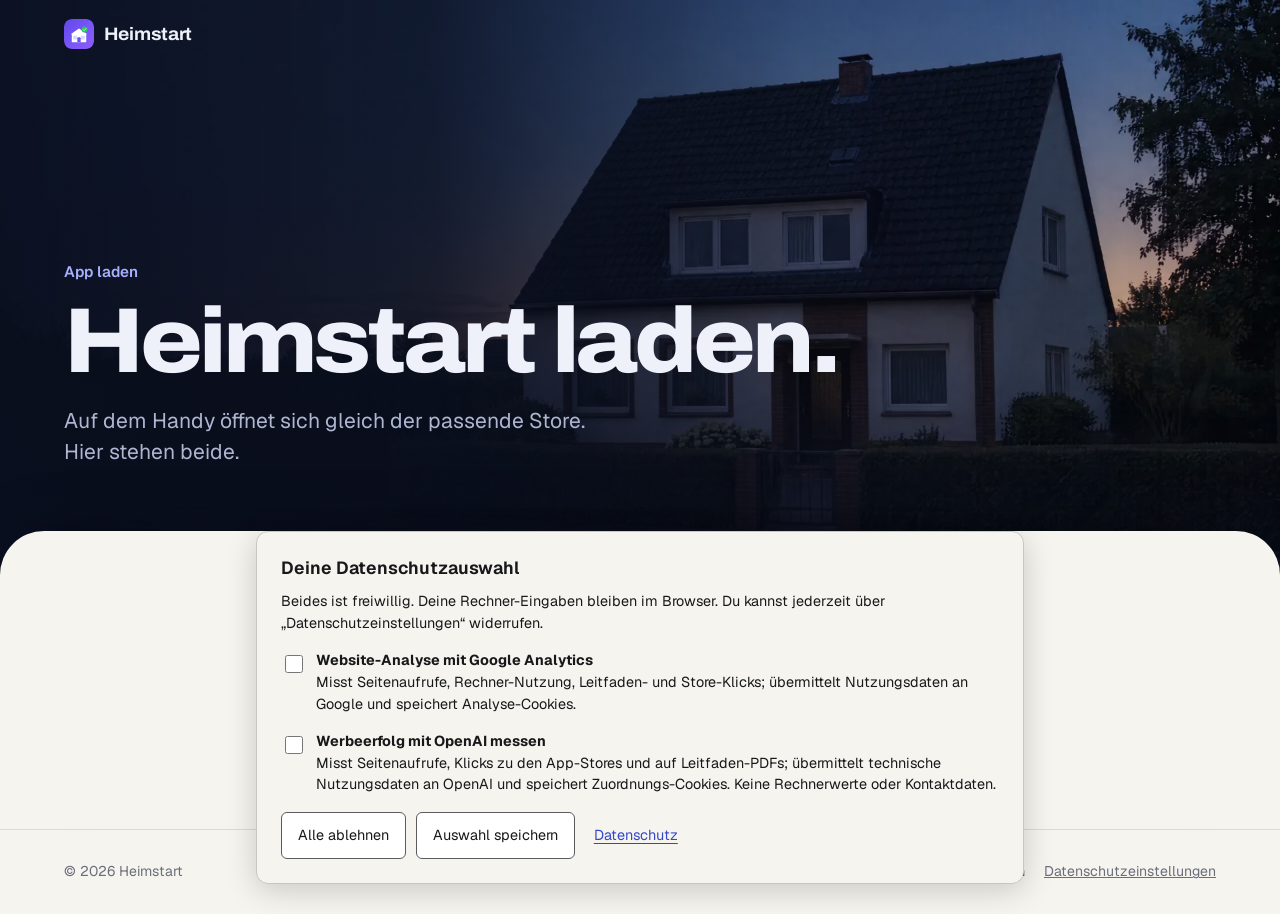
<file: app/index.html>
<!doctype html>
<html lang="de" data-phase="night">
<head>
<meta charset="utf-8">
<meta http-equiv="Content-Security-Policy" content="default-src 'self'; base-uri 'self'; object-src 'none'; form-action 'self'; script-src 'self' 'sha256-Du+OJKJSbdUgz5nrHeWWINvez6XKDDU/tyj/5c2uvwo=' https://www.googletagmanager.com; style-src 'self' 'unsafe-inline'; img-src https://bzr.openai.com 'self' data: blob: https://www.google-analytics.com https://region1.google-analytics.com; font-src 'self'; media-src 'self' blob:; connect-src https://bzr.openai.com 'self' https://www.google-analytics.com https://region1.google-analytics.com https://www.googletagmanager.com">
<meta name="referrer" content="strict-origin-when-cross-origin">
<meta name="viewport" content="width=device-width, initial-scale=1, viewport-fit=cover">
<title>Heimstart laden | Heimstart</title>
<meta name="description" content="Heimstart für iPhone und Android: direkt in den passenden Store.">
<meta name="robots" content="noindex">
<meta name="theme-color" content="#0A0F1F">
<link rel="canonical" href="https://heimstart.de/app/">
<link rel="icon" href="/assets/brand/heimstart-signet.svg" type="image/svg+xml">
<link rel="apple-touch-icon" href="/assets/brand/heimstart-signet-180.png">
<link rel="preload" href="/assets/fonts/archivo-latin-wdth-normal.woff2" as="font" type="font/woff2" crossorigin>
<link rel="preload" href="/assets/fonts/geist-latin-wght-normal.woff2" as="font" type="font/woff2" crossorigin>
<script>document.documentElement.classList.add('js')</script>
<link rel="stylesheet" href="/assets/pages.css">
<link rel="stylesheet" href="/assets/app-download.css?v=20261028">
</head>
<body>
<!-- Kurzer Link für Videos, QR-Codes und Profile: heimstart.de/app/?utm_source=…&utm_medium=…&utm_campaign=<Serie>.
     Auf dem Handy öffnet assets/app.js den passenden Store. -->
<header class="bar">
  <a class="bar__brand" href="/" aria-label="Heimstart, zur Startseite"><img src="/assets/brand/heimstart-signet.svg" width="30" height="30" alt=""><span>Heimstart</span></a>
</header>

<main>
  <section class="page-head" aria-labelledby="titel">
    <img class="page-head__img" src="/assets/media/hero-poster.webp" width="1920" height="1080" alt="">
    <p class="page-head__kicker">App laden</p>
    <h1 id="titel">Heimstart laden.</h1>
    <p class="page-head__lead">Auf dem Handy öffnet sich gleich der passende Store. Hier stehen beide.</p>
  </section>

  <div class="sheet">
    <div class="lost">
      <div class="stores">
        <a class="store store--apple" href="https://apps.apple.com/de/app/heimstart-haus-umzug-geld/id6809733214" data-store="apple" rel="noopener"><img src="/assets/badges/app-store-de.svg" width="132" height="44" alt="Laden im App Store"></a>
        <a class="store store--google" href="https://play.google.com/store/apps/details?id=com.aistudio.movemaster.app.dcbcae" data-store="google" rel="noopener"><img src="/assets/badges/google-play-de.png" width="148" height="57" alt="Jetzt bei Google Play"></a>
      </div>
      <ul>
        <li><a class="row" href="/#rechner" data-keep-utm><strong>Erst durchrechnen</strong><span>Reicht euer Geld? In zwei Minuten im Browser, ohne Anmeldung.</span></a></li>
      </ul>
    </div>
  </div>
</main>

<footer class="foot">
  <span>© 2026 Heimstart</span>
  <nav aria-label="Rechtliches und Hilfe">
    <a href="/datenschutz/">Datenschutz</a>
    <a href="/support/">Support</a>
    <a href="/konto-loeschen/">Konto löschen</a>
    <a href="/impressum/">Impressum</a>
  </nav>
</footer>
<script src="/assets/stores.js?v=20261028"></script>
<script src="/assets/ads-measurement.js?v=20261117-6"></script>
<script src="/assets/analytics.js?v=20261117"></script>
<script src="/assets/app.js?v=20261029"></script>
</body>
</html>
</file>
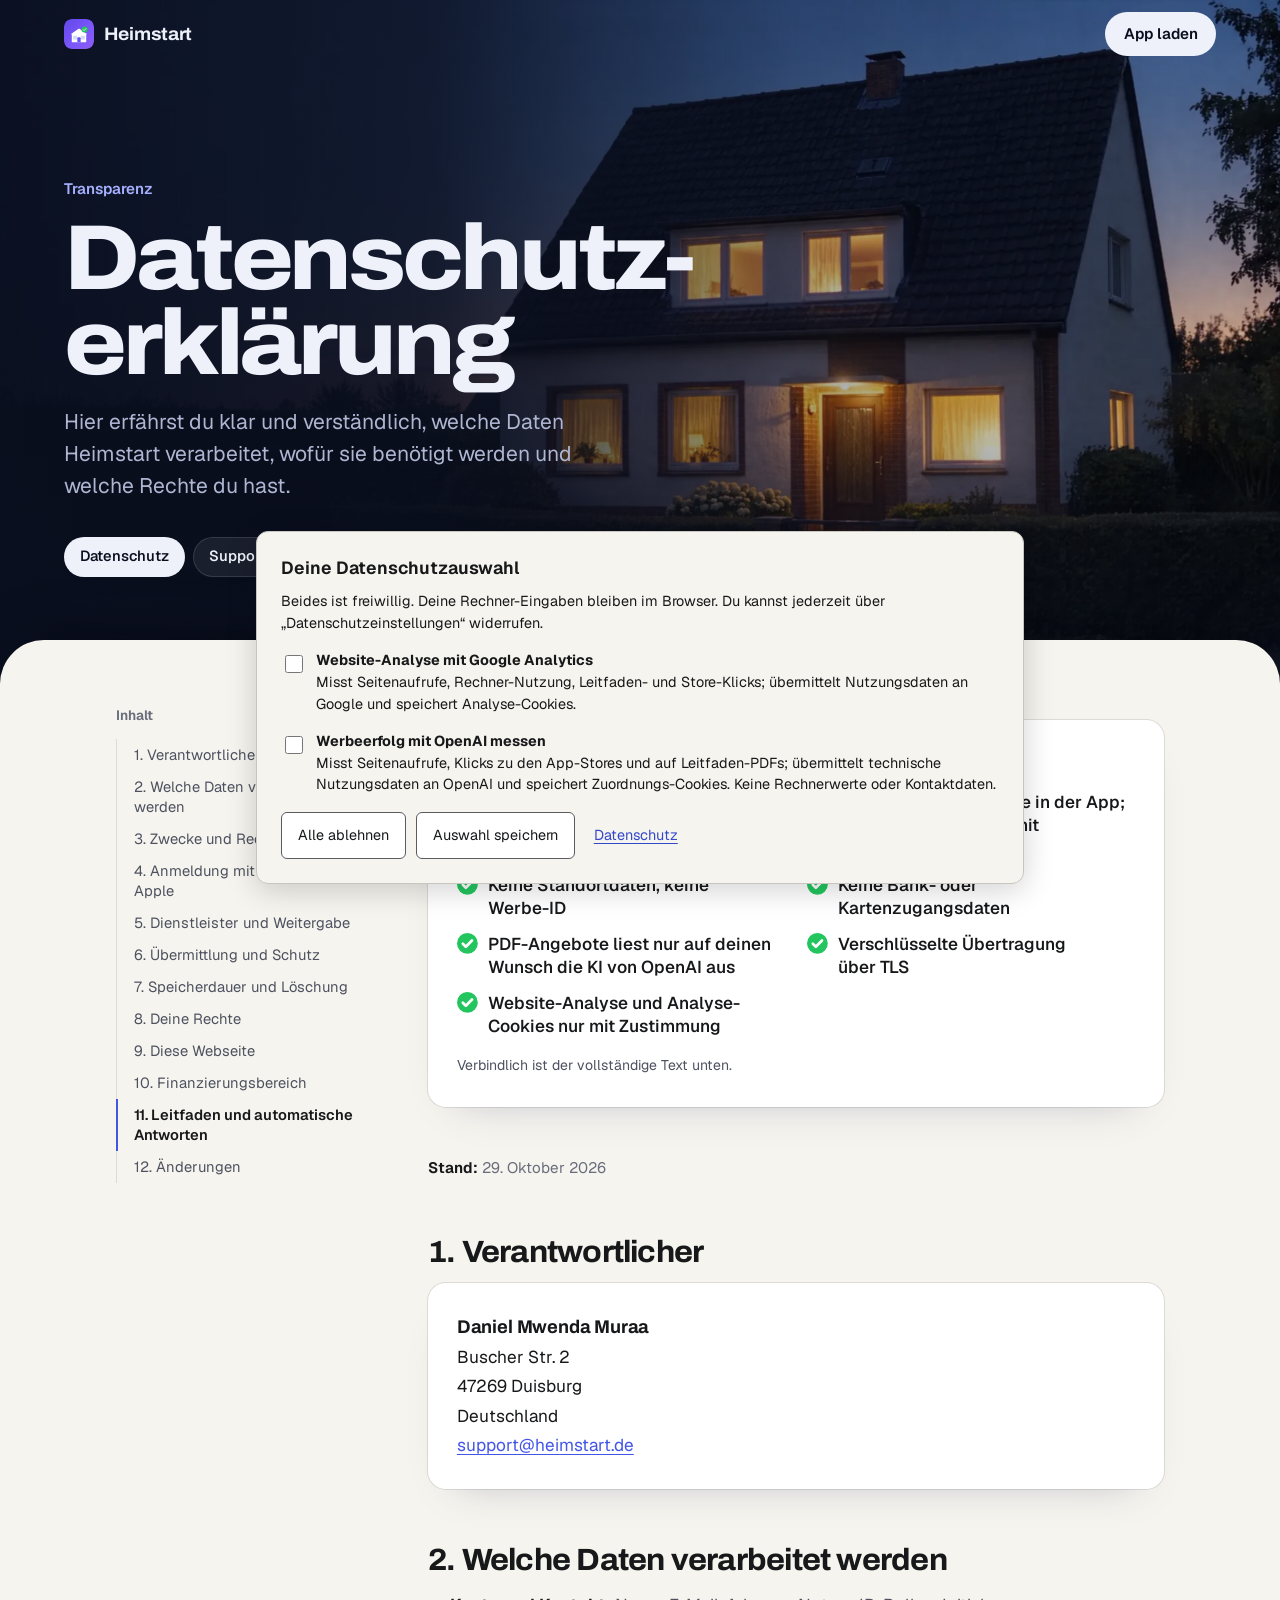
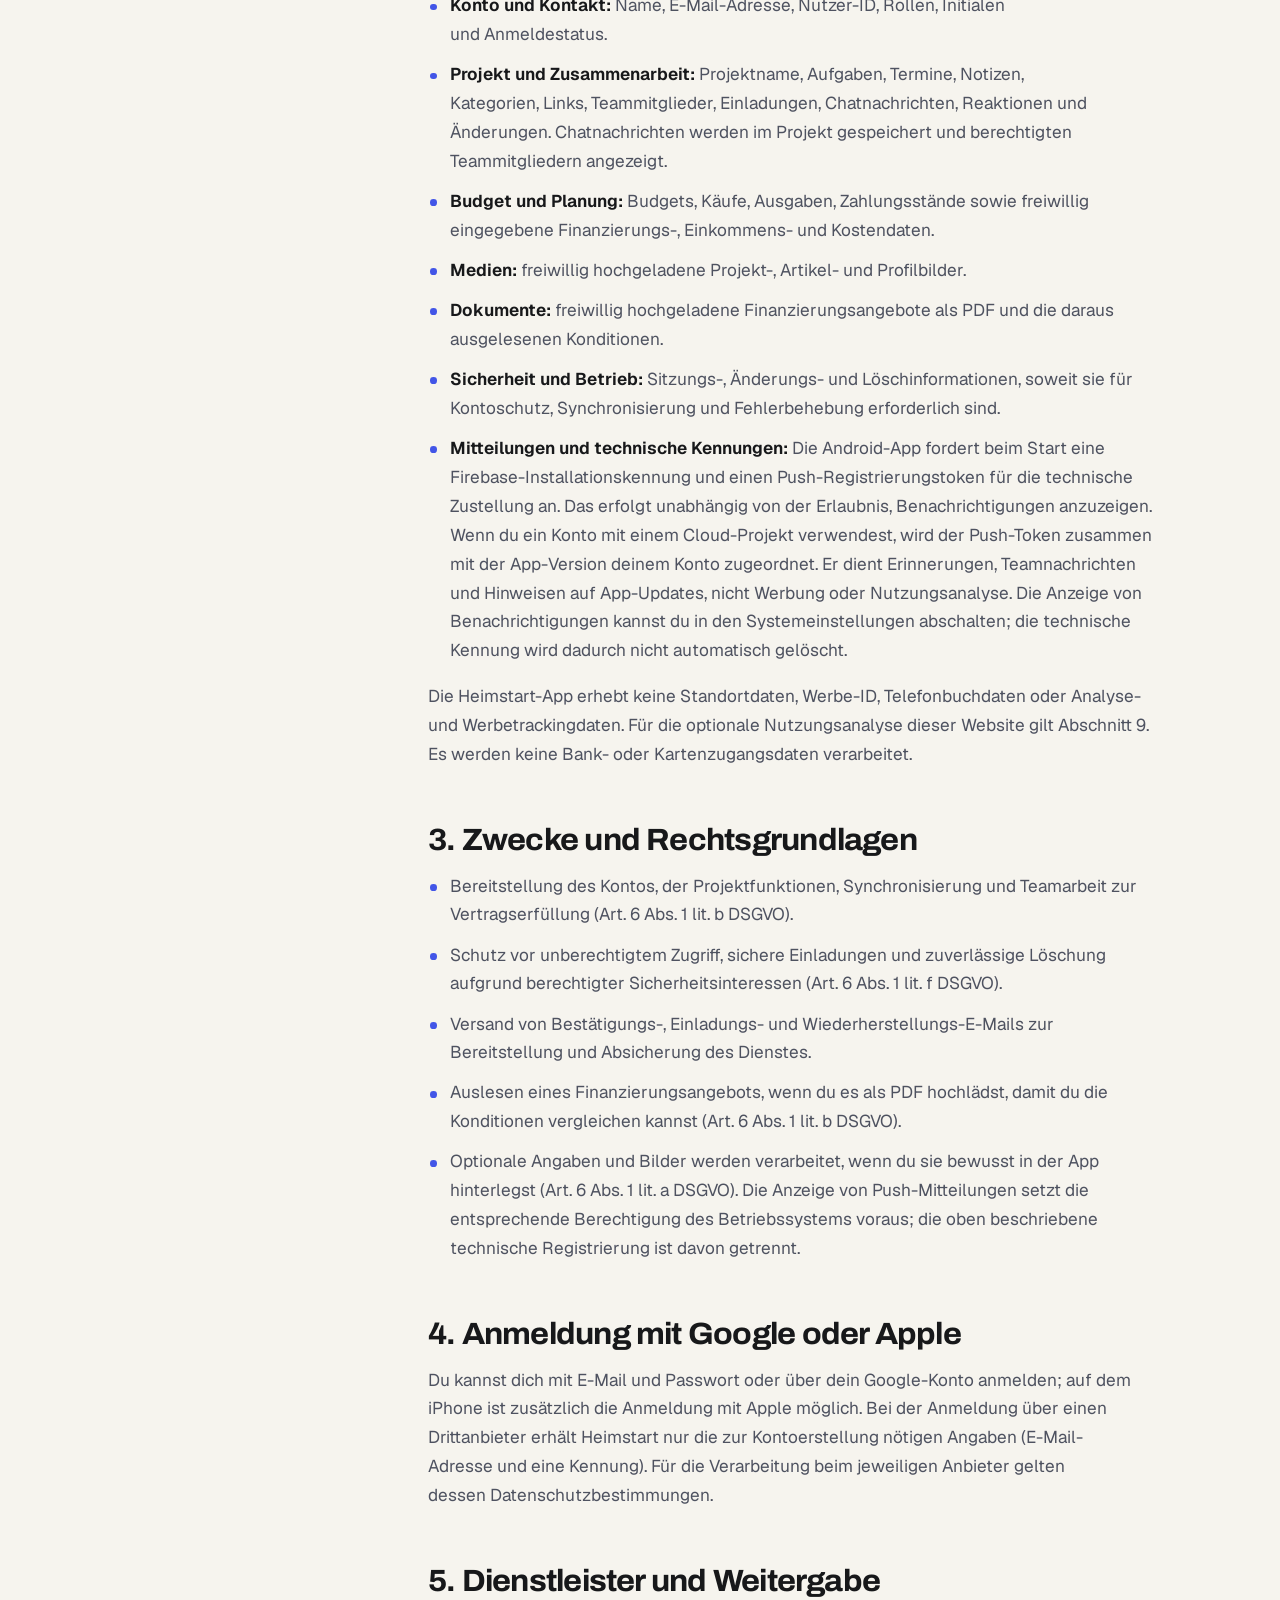
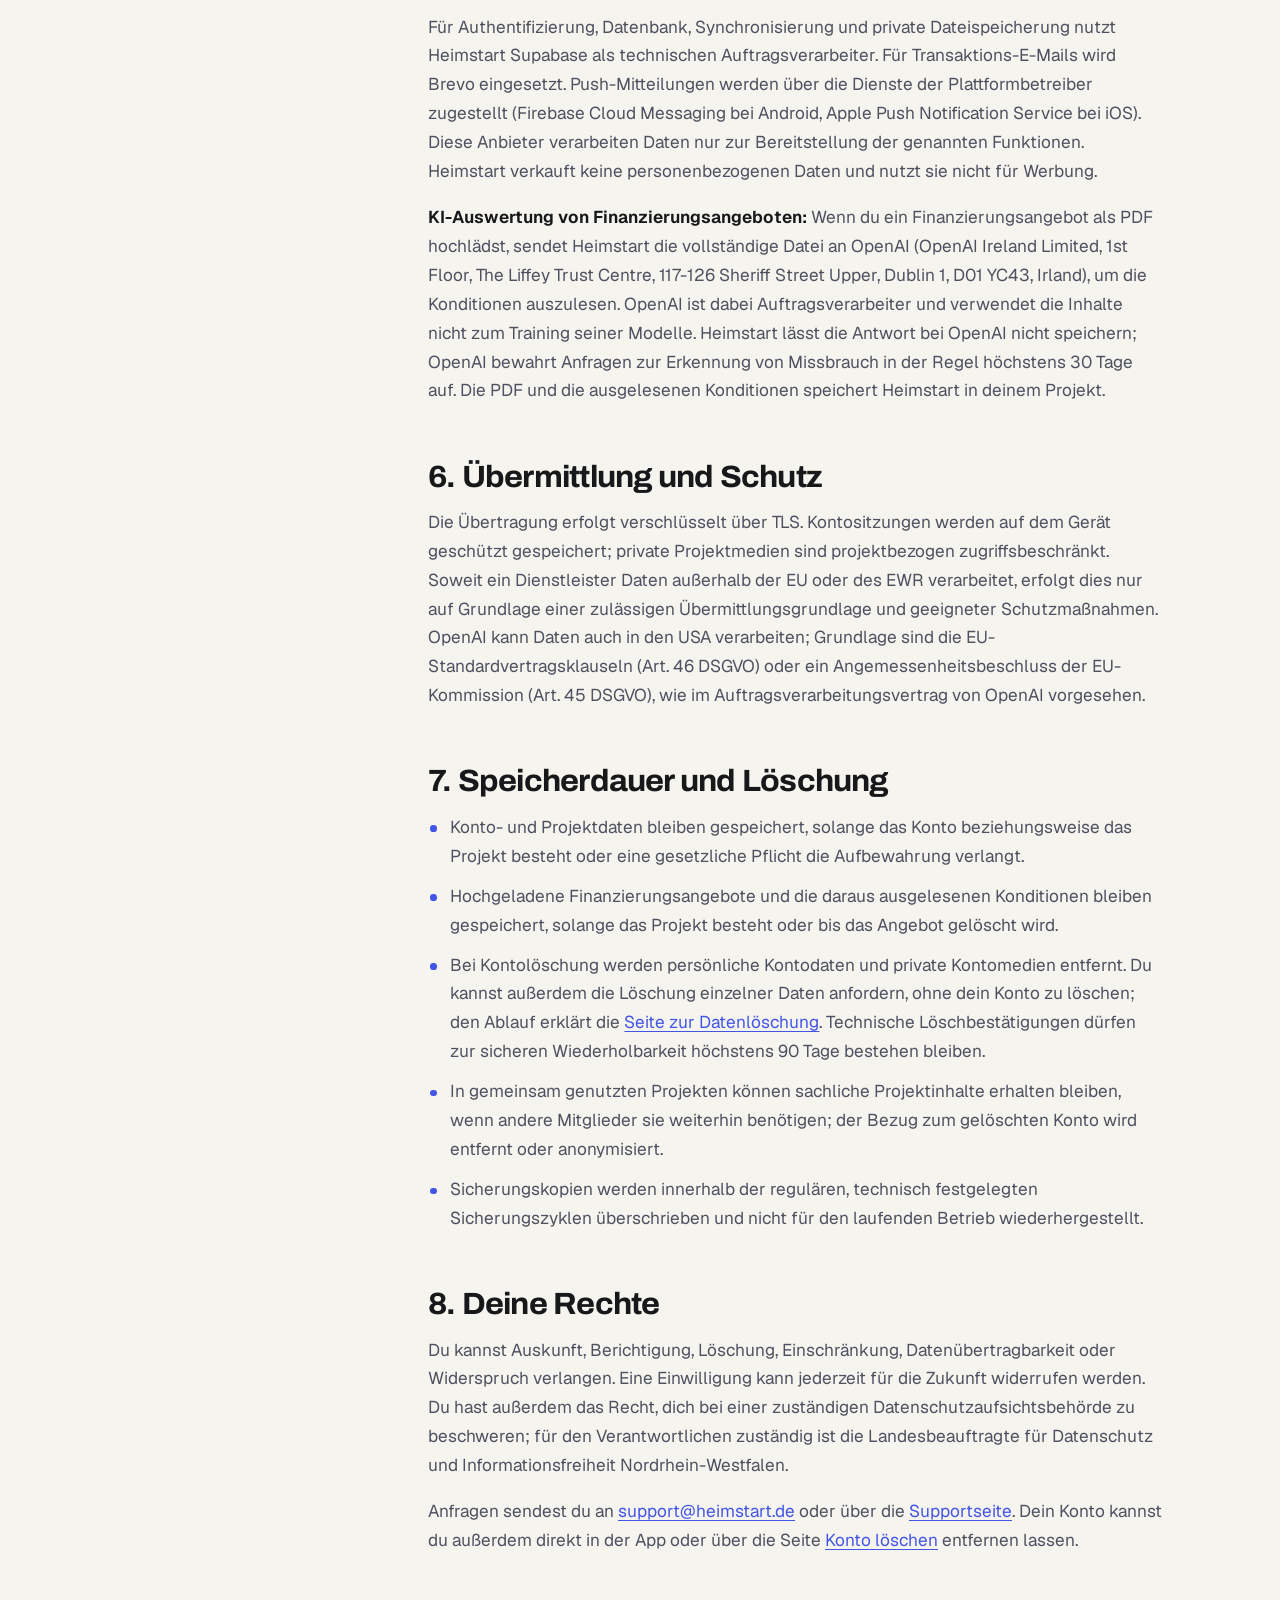
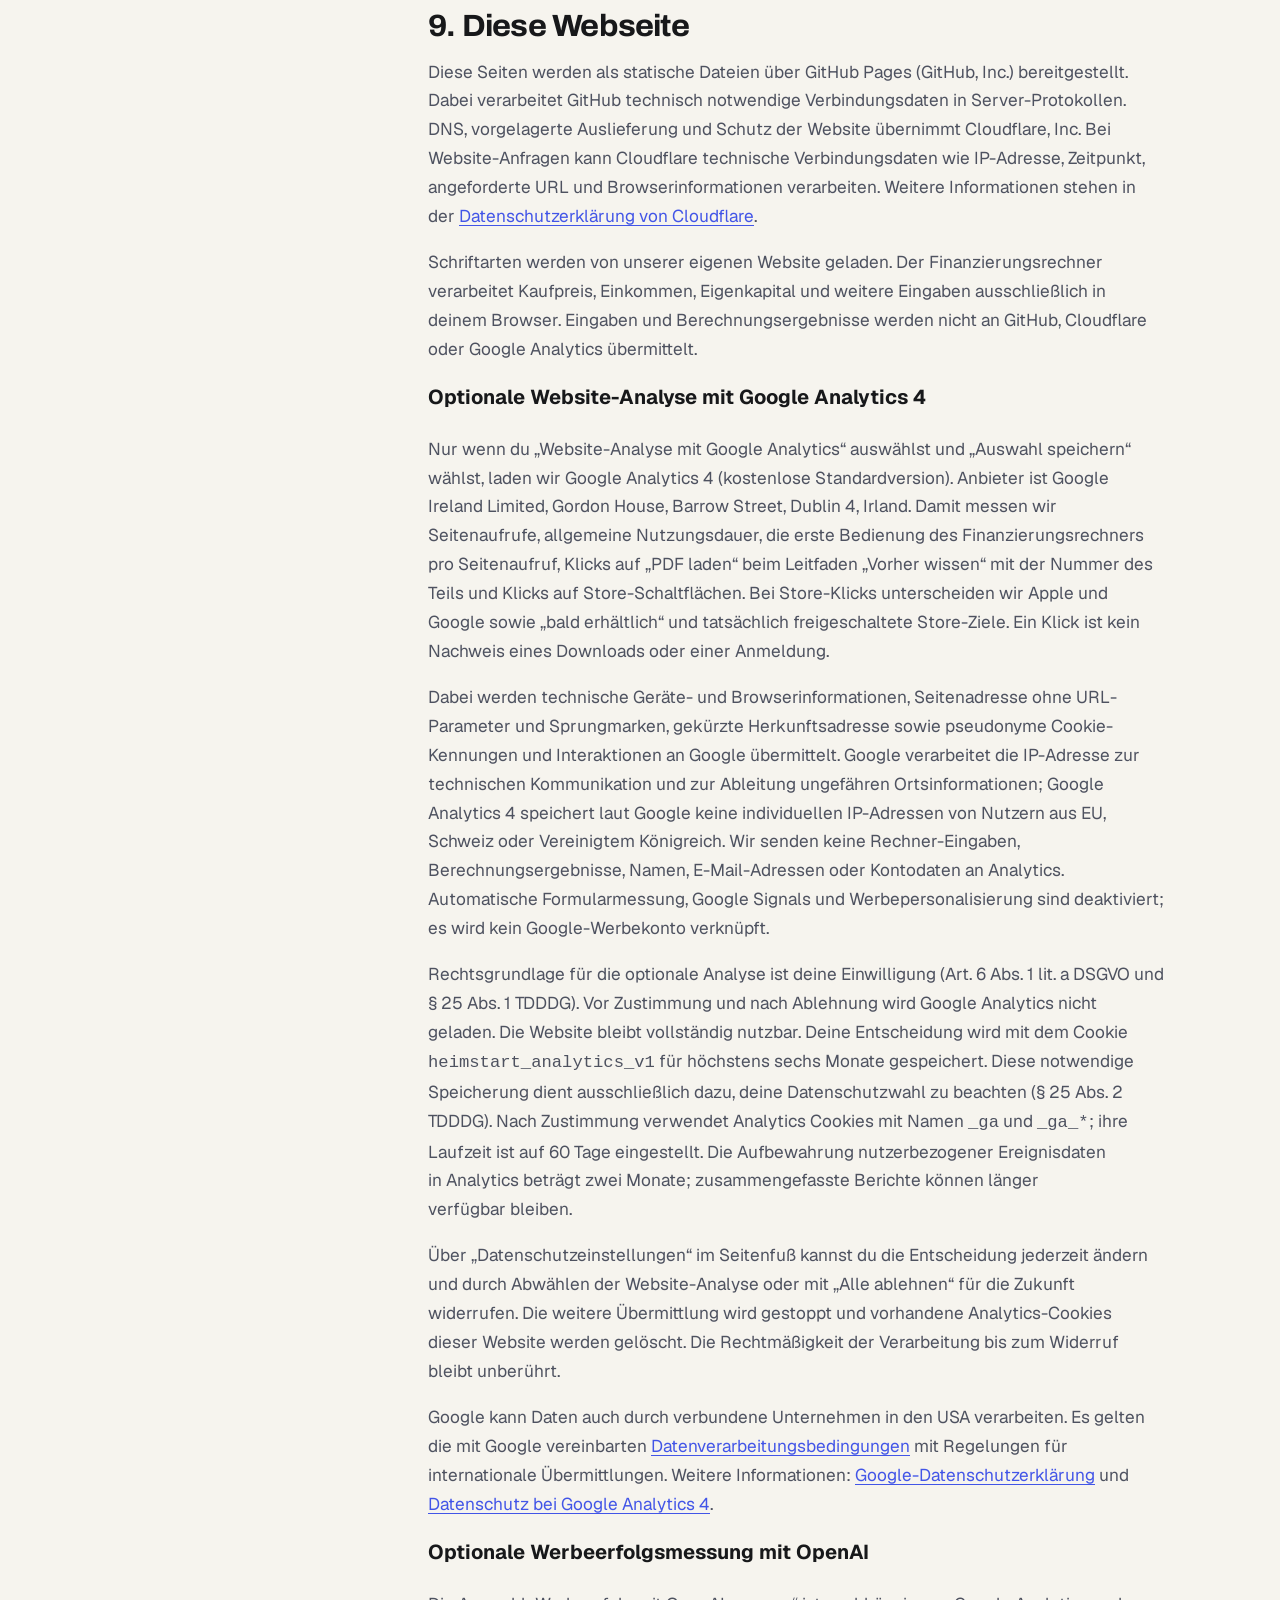
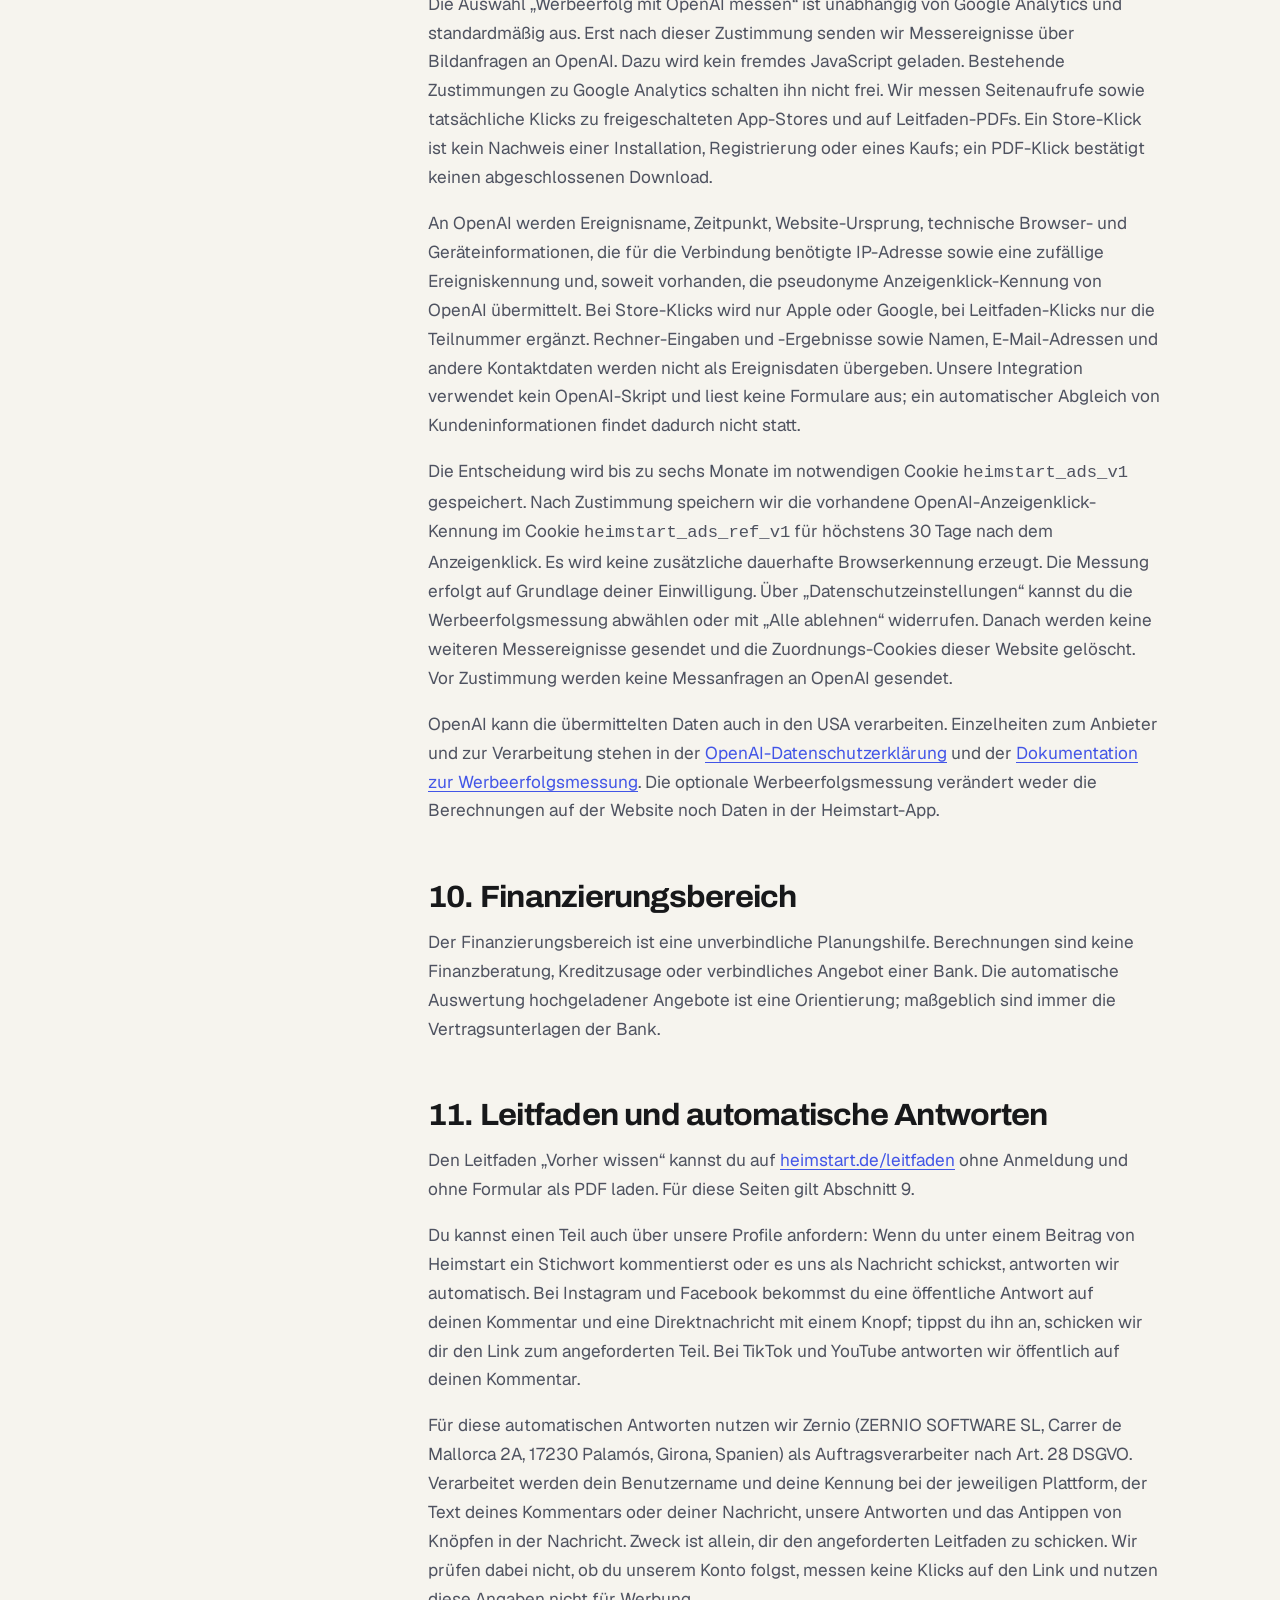
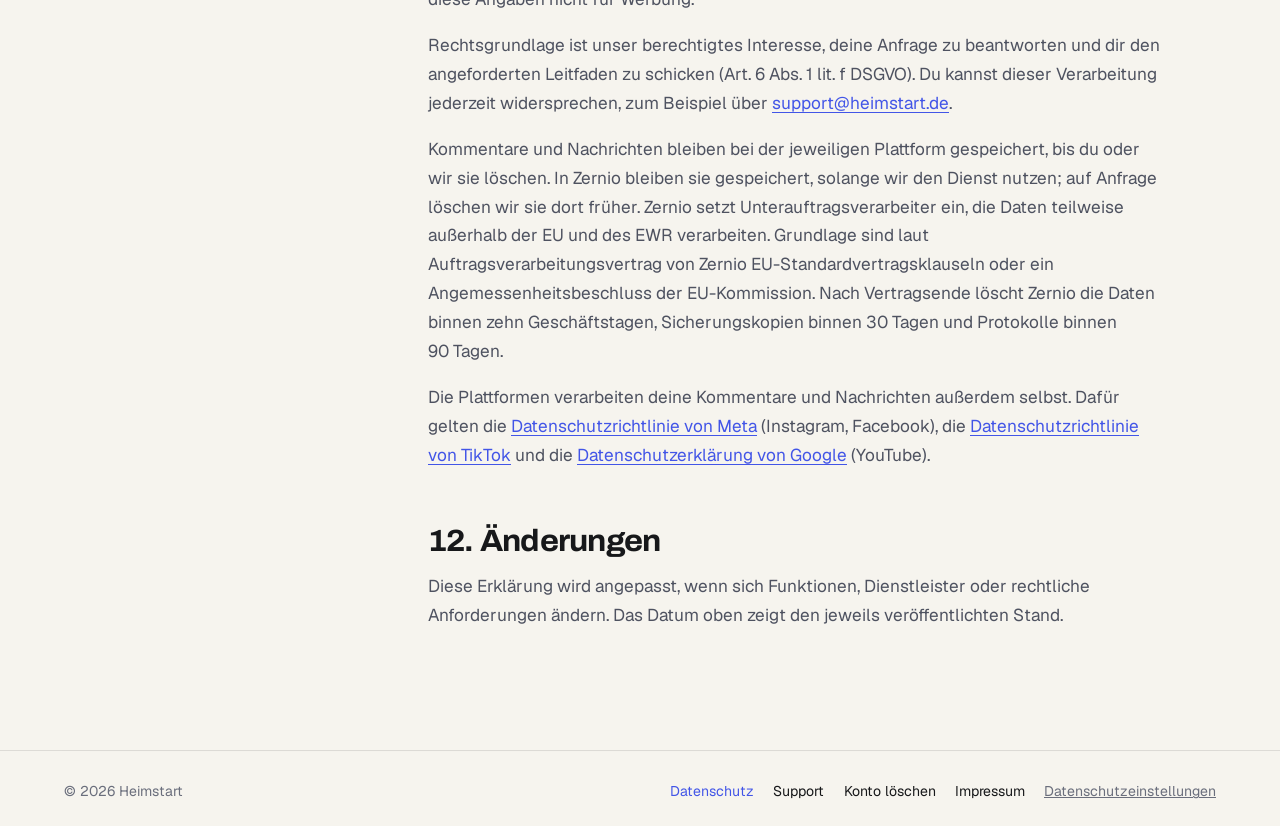
<file: datenschutz/index.html>
<!doctype html>
<html lang="de" data-phase="night">
<head>
<meta charset="utf-8">
<meta http-equiv="Content-Security-Policy" content="default-src 'self'; base-uri 'self'; object-src 'none'; form-action 'self'; script-src 'self' 'sha256-Du+OJKJSbdUgz5nrHeWWINvez6XKDDU/tyj/5c2uvwo=' https://www.googletagmanager.com; style-src 'self' 'unsafe-inline'; img-src https://bzr.openai.com 'self' data: blob: https://www.google-analytics.com https://region1.google-analytics.com; font-src 'self'; media-src 'self' blob:; connect-src https://bzr.openai.com 'self' https://www.google-analytics.com https://region1.google-analytics.com https://www.googletagmanager.com">
<meta name="referrer" content="strict-origin-when-cross-origin">
<meta name="viewport" content="width=device-width, initial-scale=1, viewport-fit=cover">
<title>Datenschutzerklärung | Heimstart</title>
<meta name="description" content="Datenschutzerklärung der Heimstart-App: verarbeitete Daten, Zwecke, Dienstleister, Speicherdauer und deine Rechte.">
<meta name="theme-color" content="#0A0F1F">
<link rel="canonical" href="https://heimstart.de/datenschutz/">
<link rel="icon" href="../assets/brand/heimstart-signet.svg" type="image/svg+xml">
<link rel="apple-touch-icon" href="../assets/brand/heimstart-signet-180.png">
<link rel="preload" href="../assets/fonts/archivo-latin-wdth-normal.woff2" as="font" type="font/woff2" crossorigin>
<link rel="preload" href="../assets/fonts/geist-latin-wght-normal.woff2" as="font" type="font/woff2" crossorigin>
<script>document.documentElement.classList.add('js')</script>
<link rel="stylesheet" href="../assets/pages.css">
</head>
<body>
<a class="skip" href="#inhalt">Zum Inhalt springen</a>
<header class="bar">
  <a class="bar__brand" href="../" aria-label="Heimstart, zur Startseite"><img src="../assets/brand/heimstart-signet.svg" width="30" height="30" alt=""><span>Heimstart</span></a>
  <a class="bar__cta" href="../#laden" data-store-link>App laden</a>
</header>

<main>
  <section class="page-head" aria-labelledby="titel">
    <img class="page-head__img" src="../assets/media/house-night-lit.webp" width="1920" height="1080" alt="">
    <p class="page-head__kicker">Transparenz</p>
    <h1 id="titel">Datenschutz&shy;erklärung</h1>
    <p class="page-head__lead">Hier erfährst du klar und verständlich, welche Daten Heimstart verarbeitet, wofür sie benötigt werden und welche Rechte du hast.</p>
    <nav class="page-nav" aria-label="Rechtliches und Hilfe">
      <a href="../datenschutz/" aria-current="page">Datenschutz</a>
      <a href="../support/">Support</a>
      <a href="../konto-loeschen/">Konto löschen</a>
      <a href="../impressum/">Impressum</a>
    </nav>
  </section>

  <div class="sheet" id="inhalt">
    <div class="sheet__grid">
      <aside class="toc" aria-label="Inhalt">
        <p class="toc__title">Inhalt</p>
        <ol>
          <li><a href="#verantwortlicher">1. Verantwortlicher</a></li>
          <li><a href="#daten">2. Welche Daten verarbeitet werden</a></li>
          <li><a href="#zwecke">3. Zwecke und Rechtsgrundlagen</a></li>
          <li><a href="#anmeldung">4. Anmeldung mit Google oder Apple</a></li>
          <li><a href="#dienstleister">5. Dienstleister und Weitergabe</a></li>
          <li><a href="#schutz">6. Übermittlung und Schutz</a></li>
          <li><a href="#speicherdauer">7. Speicherdauer und Löschung</a></li>
          <li><a href="#rechte">8. Deine Rechte</a></li>
          <li><a href="#webseite">9. Diese Webseite</a></li>
          <li><a href="#finanzierung">10. Finanzierungsbereich</a></li>
          <li><a href="#leitfaden">11. Leitfaden und automatische Antworten</a></li>
          <li><a href="#aenderungen">12. Änderungen</a></li>
        </ol>
      </aside>

      <article class="prose">
        <details class="toc-mobile">
          <summary>Inhalt</summary>
          <ol>
            <li><a href="#verantwortlicher">1. Verantwortlicher</a></li>
            <li><a href="#daten">2. Welche Daten verarbeitet werden</a></li>
            <li><a href="#zwecke">3. Zwecke und Rechtsgrundlagen</a></li>
            <li><a href="#anmeldung">4. Anmeldung mit Google oder Apple</a></li>
            <li><a href="#dienstleister">5. Dienstleister und Weitergabe</a></li>
            <li><a href="#schutz">6. Übermittlung und Schutz</a></li>
            <li><a href="#speicherdauer">7. Speicherdauer und Löschung</a></li>
            <li><a href="#rechte">8. Deine Rechte</a></li>
            <li><a href="#webseite">9. Diese Webseite</a></li>
            <li><a href="#finanzierung">10. Finanzierungsbereich</a></li>
            <li><a href="#leitfaden">11. Leitfaden und automatische Antworten</a></li>
            <li><a href="#aenderungen">12. Änderungen</a></li>
          </ol>
        </details>

        <section class="brief card" aria-labelledby="kurz" data-reveal>
          <h2 class="brief__title" id="kurz">Das Wichtigste in Kürze</h2>
          <ul>
            <li><svg viewBox="0 0 20 20" aria-hidden="true"><circle cx="10" cy="10" r="10"/><path d="m5.6 10.3 2.9 2.9 5.9-6"/></svg>Kein Verkauf deiner Daten, keine Werbung</li>
            <li><svg viewBox="0 0 20 20" aria-hidden="true"><circle cx="10" cy="10" r="10"/><path d="m5.6 10.3 2.9 2.9 5.9-6"/></svg>Keine Nutzungsanalyse in der App; Website-Analyse nur mit Zustimmung</li>
            <li><svg viewBox="0 0 20 20" aria-hidden="true"><circle cx="10" cy="10" r="10"/><path d="m5.6 10.3 2.9 2.9 5.9-6"/></svg>Keine Standortdaten, keine Werbe-ID</li>
            <li><svg viewBox="0 0 20 20" aria-hidden="true"><circle cx="10" cy="10" r="10"/><path d="m5.6 10.3 2.9 2.9 5.9-6"/></svg>Keine Bank- oder Kartenzugangsdaten</li>
            <li><svg viewBox="0 0 20 20" aria-hidden="true"><circle cx="10" cy="10" r="10"/><path d="m5.6 10.3 2.9 2.9 5.9-6"/></svg>PDF-Angebote liest nur auf deinen Wunsch die KI von OpenAI aus</li>
            <li><svg viewBox="0 0 20 20" aria-hidden="true"><circle cx="10" cy="10" r="10"/><path d="m5.6 10.3 2.9 2.9 5.9-6"/></svg>Verschlüsselte Übertragung über TLS</li>
            <li><svg viewBox="0 0 20 20" aria-hidden="true"><circle cx="10" cy="10" r="10"/><path d="m5.6 10.3 2.9 2.9 5.9-6"/></svg>Website-Analyse und Analyse-Cookies nur mit Zustimmung</li>
          </ul>
          <p class="brief__note">Verbindlich ist der vollständige Text unten.</p>
        </section>

        <p class="stand"><strong>Stand:</strong> 29. Oktober 2026</p>

        <h2 id="verantwortlicher">1. Verantwortlicher</h2>
        <address class="card"><strong>Daniel Mwenda Muraa</strong><br>Buscher Str. 2<br>47269 Duisburg<br>Deutschland<br><a href="mailto:support@heimstart.de">support@heimstart.de</a></address>

        <h2 id="daten">2. Welche Daten verarbeitet werden</h2>
        <ul>
          <li><strong>Konto und Kontakt:</strong> Name, E-Mail-Adresse, Nutzer-ID, Rollen, Initialen und Anmeldestatus.</li>
          <li><strong>Projekt und Zusammenarbeit:</strong> Projektname, Aufgaben, Termine, Notizen, Kategorien, Links, Teammitglieder, Einladungen, Chatnachrichten, Reaktionen und Änderungen. Chatnachrichten werden im Projekt gespeichert und berechtigten Teammitgliedern angezeigt.</li>
          <li><strong>Budget und Planung:</strong> Budgets, Käufe, Ausgaben, Zahlungsstände sowie freiwillig eingegebene Finanzierungs-, Einkommens- und Kostendaten.</li>
          <li><strong>Medien:</strong> freiwillig hochgeladene Projekt-, Artikel- und Profilbilder.</li>
          <li><strong>Dokumente:</strong> freiwillig hochgeladene Finanzierungsangebote als PDF und die daraus ausgelesenen Konditionen.</li>
          <li><strong>Sicherheit und Betrieb:</strong> Sitzungs-, Änderungs- und Löschinformationen, soweit sie für Kontoschutz, Synchronisierung und Fehlerbehebung erforderlich sind.</li>
          <li><strong>Mitteilungen und technische Kennungen:</strong> Die Android-App fordert beim Start eine Firebase-Installationskennung und einen Push-Registrierungstoken für die technische Zustellung an. Das erfolgt unabhängig von der Erlaubnis, Benachrichtigungen anzuzeigen. Wenn du ein Konto mit einem Cloud-Projekt verwendest, wird der Push-Token zusammen mit der App-Version deinem Konto zugeordnet. Er dient Erinnerungen, Teamnachrichten und Hinweisen auf App-Updates, nicht Werbung oder Nutzungsanalyse. Die Anzeige von Benachrichtigungen kannst du in den Systemeinstellungen abschalten; die technische Kennung wird dadurch nicht automatisch gelöscht.</li>
        </ul>
        <p>Die Heimstart-App erhebt keine Standortdaten, Werbe-ID, Telefonbuchdaten oder Analyse- und Werbetrackingdaten. Für die optionale Nutzungsanalyse dieser Website gilt Abschnitt 9. Es werden keine Bank- oder Kartenzugangsdaten verarbeitet.</p>

        <h2 id="zwecke">3. Zwecke und Rechtsgrundlagen</h2>
        <ul>
          <li>Bereitstellung des Kontos, der Projektfunktionen, Synchronisierung und Teamarbeit zur Vertragserfüllung (Art. 6 Abs. 1 lit. b DSGVO).</li>
          <li>Schutz vor unberechtigtem Zugriff, sichere Einladungen und zuverlässige Löschung aufgrund berechtigter Sicherheitsinteressen (Art. 6 Abs. 1 lit. f DSGVO).</li>
          <li>Versand von Bestätigungs-, Einladungs- und Wiederherstellungs-E-Mails zur Bereitstellung und Absicherung des Dienstes.</li>
          <li>Auslesen eines Finanzierungsangebots, wenn du es als PDF hochlädst, damit du die Konditionen vergleichen kannst (Art. 6 Abs. 1 lit. b DSGVO).</li>
          <li>Optionale Angaben und Bilder werden verarbeitet, wenn du sie bewusst in der App hinterlegst (Art. 6 Abs. 1 lit. a DSGVO). Die Anzeige von Push-Mitteilungen setzt die entsprechende Berechtigung des Betriebssystems voraus; die oben beschriebene technische Registrierung ist davon getrennt.</li>
        </ul>

        <h2 id="anmeldung">4. Anmeldung mit Google oder Apple</h2>
        <p>Du kannst dich mit E-Mail und Passwort oder über dein Google-Konto anmelden; auf dem iPhone ist zusätzlich die Anmeldung mit Apple möglich. Bei der Anmeldung über einen Drittanbieter erhält Heimstart nur die zur Kontoerstellung nötigen Angaben (E-Mail-Adresse und eine Kennung). Für die Verarbeitung beim jeweiligen Anbieter gelten dessen Datenschutzbestimmungen.</p>

        <h2 id="dienstleister">5. Dienstleister und Weitergabe</h2>
        <p>Für Authentifizierung, Datenbank, Synchronisierung und private Dateispeicherung nutzt Heimstart Supabase als technischen Auftragsverarbeiter. Für Transaktions-E-Mails wird Brevo eingesetzt. Push-Mitteilungen werden über die Dienste der Plattformbetreiber zugestellt (Firebase Cloud Messaging bei Android, Apple Push Notification Service bei iOS). Diese Anbieter verarbeiten Daten nur zur Bereitstellung der genannten Funktionen. Heimstart verkauft keine personenbezogenen Daten und nutzt sie nicht für Werbung.</p>
        <p><strong>KI-Auswertung von Finanzierungsangeboten:</strong> Wenn du ein Finanzierungsangebot als PDF hochlädst, sendet Heimstart die vollständige Datei an OpenAI (OpenAI Ireland Limited, 1st Floor, The Liffey Trust Centre, 117-126 Sheriff Street Upper, Dublin 1, D01 YC43, Irland), um die Konditionen auszulesen. OpenAI ist dabei Auftragsverarbeiter und verwendet die Inhalte nicht zum Training seiner Modelle. Heimstart lässt die Antwort bei OpenAI nicht speichern; OpenAI bewahrt Anfragen zur Erkennung von Missbrauch in der Regel höchstens 30 Tage auf. Die PDF und die ausgelesenen Konditionen speichert Heimstart in deinem Projekt.</p>

        <h2 id="schutz">6. Übermittlung und Schutz</h2>
        <p>Die Übertragung erfolgt verschlüsselt über TLS. Kontositzungen werden auf dem Gerät geschützt gespeichert; private Projektmedien sind projektbezogen zugriffsbeschränkt. Soweit ein Dienstleister Daten außerhalb der EU oder des EWR verarbeitet, erfolgt dies nur auf Grundlage einer zulässigen Übermittlungsgrundlage und geeigneter Schutzmaßnahmen. OpenAI kann Daten auch in den USA verarbeiten; Grundlage sind die EU-Standardvertragsklauseln (Art. 46 DSGVO) oder ein Angemessenheitsbeschluss der EU-Kommission (Art. 45 DSGVO), wie im Auftragsverarbeitungsvertrag von OpenAI vorgesehen.</p>

        <h2 id="speicherdauer">7. Speicherdauer und Löschung</h2>
        <ul>
          <li>Konto- und Projektdaten bleiben gespeichert, solange das Konto beziehungsweise das Projekt besteht oder eine gesetzliche Pflicht die Aufbewahrung verlangt.</li>
          <li>Hochgeladene Finanzierungsangebote und die daraus ausgelesenen Konditionen bleiben gespeichert, solange das Projekt besteht oder bis das Angebot gelöscht wird.</li>
          <li>Bei Kontolöschung werden persönliche Kontodaten und private Kontomedien entfernt. Du kannst außerdem die Löschung einzelner Daten anfordern, ohne dein Konto zu löschen; den Ablauf erklärt die <a href="../konto-loeschen/#einzelne-daten">Seite zur Datenlöschung</a>. Technische Löschbestätigungen dürfen zur sicheren Wiederholbarkeit höchstens 90 Tage bestehen bleiben.</li>
          <li>In gemeinsam genutzten Projekten können sachliche Projektinhalte erhalten bleiben, wenn andere Mitglieder sie weiterhin benötigen; der Bezug zum gelöschten Konto wird entfernt oder anonymisiert.</li>
          <li>Sicherungskopien werden innerhalb der regulären, technisch festgelegten Sicherungszyklen überschrieben und nicht für den laufenden Betrieb wiederhergestellt.</li>
        </ul>

        <h2 id="rechte">8. Deine Rechte</h2>
        <p>Du kannst Auskunft, Berichtigung, Löschung, Einschränkung, Datenübertragbarkeit oder Widerspruch verlangen. Eine Einwilligung kann jederzeit für die Zukunft widerrufen werden. Du hast außerdem das Recht, dich bei einer zuständigen Datenschutzaufsichtsbehörde zu beschweren; für den Verantwortlichen zuständig ist die Landesbeauftragte für Datenschutz und Informationsfreiheit Nordrhein-Westfalen.</p>
        <p>Anfragen sendest du an <a href="mailto:support@heimstart.de">support@heimstart.de</a> oder über die <a href="../support/">Supportseite</a>. Dein Konto kannst du außerdem direkt in der App oder über die Seite <a href="../konto-loeschen/">Konto löschen</a> entfernen lassen.</p>

        <h2 id="webseite">9. Diese Webseite</h2>
        <p>Diese Seiten werden als statische Dateien über GitHub Pages (GitHub, Inc.) bereitgestellt. Dabei verarbeitet GitHub technisch notwendige Verbindungsdaten in Server-Protokollen. DNS, vorgelagerte Auslieferung und Schutz der Website übernimmt Cloudflare, Inc. Bei Website-Anfragen kann Cloudflare technische Verbindungsdaten wie IP-Adresse, Zeitpunkt, angeforderte URL und Browserinformationen verarbeiten. Weitere Informationen stehen in der <a href="https://www.cloudflare.com/policies/privacy/" rel="noopener">Datenschutzerklärung von Cloudflare</a>.</p>
        <p>Schriftarten werden von unserer eigenen Website geladen. Der Finanzierungsrechner verarbeitet Kaufpreis, Einkommen, Eigenkapital und weitere Eingaben ausschließlich in deinem Browser. Eingaben und Berechnungsergebnisse werden nicht an GitHub, Cloudflare oder Google Analytics übermittelt.</p>
        <h3>Optionale Website-Analyse mit Google Analytics 4</h3>
        <p>Nur wenn du „Website-Analyse mit Google Analytics“ auswählst und „Auswahl speichern“ wählst, laden wir Google Analytics 4 (kostenlose Standardversion). Anbieter ist Google Ireland Limited, Gordon House, Barrow Street, Dublin 4, Irland. Damit messen wir Seitenaufrufe, allgemeine Nutzungsdauer, die erste Bedienung des Finanzierungsrechners pro Seitenaufruf, Klicks auf „PDF laden“ beim Leitfaden „Vorher wissen“ mit der Nummer des Teils und Klicks auf Store-Schaltflächen. Bei Store-Klicks unterscheiden wir Apple und Google sowie „bald erhältlich“ und tatsächlich freigeschaltete Store-Ziele. Ein Klick ist kein Nachweis eines Downloads oder einer Anmeldung.</p>
        <p>Dabei werden technische Geräte- und Browserinformationen, Seitenadresse ohne URL-Parameter und Sprungmarken, gekürzte Herkunftsadresse sowie pseudonyme Cookie-Kennungen und Interaktionen an Google übermittelt. Google verarbeitet die IP-Adresse zur technischen Kommunikation und zur Ableitung ungefähren Ortsinformationen; Google Analytics 4 speichert laut Google keine individuellen IP-Adressen von Nutzern aus EU, Schweiz oder Vereinigtem Königreich. Wir senden keine Rechner-Eingaben, Berechnungsergebnisse, Namen, E-Mail-Adressen oder Kontodaten an Analytics. Automatische Formularmessung, Google Signals und Werbepersonalisierung sind deaktiviert; es wird kein Google-Werbekonto verknüpft.</p>
        <p>Rechtsgrundlage für die optionale Analyse ist deine Einwilligung (Art. 6 Abs. 1 lit. a DSGVO und § 25 Abs. 1 TDDDG). Vor Zustimmung und nach Ablehnung wird Google Analytics nicht geladen. Die Website bleibt vollständig nutzbar. Deine Entscheidung wird mit dem Cookie <code>heimstart_analytics_v1</code> für höchstens sechs Monate gespeichert. Diese notwendige Speicherung dient ausschließlich dazu, deine Datenschutzwahl zu beachten (§ 25 Abs. 2 TDDDG). Nach Zustimmung verwendet Analytics Cookies mit Namen <code>_ga</code> und <code>_ga_*</code>; ihre Laufzeit ist auf 60 Tage eingestellt. Die Aufbewahrung nutzerbezogener Ereignisdaten in Analytics beträgt zwei Monate; zusammengefasste Berichte können länger verfügbar bleiben.</p>
        <p>Über „Datenschutzeinstellungen“ im Seitenfuß kannst du die Entscheidung jederzeit ändern und durch Abwählen der Website-Analyse oder mit „Alle ablehnen“ für die Zukunft widerrufen. Die weitere Übermittlung wird gestoppt und vorhandene Analytics-Cookies dieser Website werden gelöscht. Die Rechtmäßigkeit der Verarbeitung bis zum Widerruf bleibt unberührt.</p>
        <p>Google kann Daten auch durch verbundene Unternehmen in den USA verarbeiten. Es gelten die mit Google vereinbarten <a href="https://business.safety.google/adsprocessorterms/" rel="noopener">Datenverarbeitungsbedingungen</a> mit Regelungen für internationale Übermittlungen. Weitere Informationen: <a href="https://policies.google.com/privacy?hl=de" rel="noopener">Google-Datenschutzerklärung</a> und <a href="https://support.google.com/analytics/answer/12017362?hl=de" rel="noopener">Datenschutz bei Google Analytics 4</a>.</p>
        <h3>Optionale Werbeerfolgsmessung mit OpenAI</h3>
        <p>Die Auswahl „Werbeerfolg mit OpenAI messen“ ist unabhängig von Google Analytics und standardmäßig aus. Erst nach dieser Zustimmung senden wir Messereignisse über Bildanfragen an OpenAI. Dazu wird kein fremdes JavaScript geladen. Bestehende Zustimmungen zu Google Analytics schalten ihn nicht frei. Wir messen Seitenaufrufe sowie tatsächliche Klicks zu freigeschalteten App-Stores und auf Leitfaden-PDFs. Ein Store-Klick ist kein Nachweis einer Installation, Registrierung oder eines Kaufs; ein PDF-Klick bestätigt keinen abgeschlossenen Download.</p>
        <p>An OpenAI werden Ereignisname, Zeitpunkt, Website-Ursprung, technische Browser- und Geräteinformationen, die für die Verbindung benötigte IP-Adresse sowie eine zufällige Ereigniskennung und, soweit vorhanden, die pseudonyme Anzeigenklick-Kennung von OpenAI übermittelt. Bei Store-Klicks wird nur Apple oder Google, bei Leitfaden-Klicks nur die Teilnummer ergänzt. Rechner-Eingaben und -Ergebnisse sowie Namen, E-Mail-Adressen und andere Kontaktdaten werden nicht als Ereignisdaten übergeben. Unsere Integration verwendet kein OpenAI-Skript und liest keine Formulare aus; ein automatischer Abgleich von Kundeninformationen findet dadurch nicht statt.</p>
        <p>Die Entscheidung wird bis zu sechs Monate im notwendigen Cookie <code>heimstart_ads_v1</code> gespeichert. Nach Zustimmung speichern wir die vorhandene OpenAI-Anzeigenklick-Kennung im Cookie <code>heimstart_ads_ref_v1</code> für höchstens 30 Tage nach dem Anzeigenklick. Es wird keine zusätzliche dauerhafte Browserkennung erzeugt. Die Messung erfolgt auf Grundlage deiner Einwilligung. Über „Datenschutzeinstellungen“ kannst du die Werbeerfolgsmessung abwählen oder mit „Alle ablehnen“ widerrufen. Danach werden keine weiteren Messereignisse gesendet und die Zuordnungs-Cookies dieser Website gelöscht. Vor Zustimmung werden keine Messanfragen an OpenAI gesendet.</p>
        <p>OpenAI kann die übermittelten Daten auch in den USA verarbeiten. Einzelheiten zum Anbieter und zur Verarbeitung stehen in der <a href="https://openai.com/policies/privacy-policy/" rel="noopener">OpenAI-Datenschutzerklärung</a> und der <a href="https://developers.openai.com/ads/image-tag" rel="noopener">Dokumentation zur Werbeerfolgsmessung</a>. Die optionale Werbeerfolgsmessung verändert weder die Berechnungen auf der Website noch Daten in der Heimstart-App.</p>


        <h2 id="finanzierung">10. Finanzierungsbereich</h2>
        <p>Der Finanzierungsbereich ist eine unverbindliche Planungshilfe. Berechnungen sind keine Finanzberatung, Kreditzusage oder verbindliches Angebot einer Bank. Die automatische Auswertung hochgeladener Angebote ist eine Orientierung; maßgeblich sind immer die Vertragsunterlagen der Bank.</p>

        <h2 id="leitfaden">11. Leitfaden und automatische Antworten</h2>
        <p>Den Leitfaden „Vorher wissen“ kannst du auf <a href="../leitfaden/">heimstart.de/leitfaden</a> ohne Anmeldung und ohne Formular als PDF laden. Für diese Seiten gilt Abschnitt 9.</p>
        <p>Du kannst einen Teil auch über unsere Profile anfordern: Wenn du unter einem Beitrag von Heimstart ein Stichwort kommentierst oder es uns als Nachricht schickst, antworten wir automatisch. Bei Instagram und Facebook bekommst du eine öffentliche Antwort auf deinen Kommentar und eine Direktnachricht mit einem Knopf; tippst du ihn an, schicken wir dir den Link zum angeforderten Teil. Bei TikTok und YouTube antworten wir öffentlich auf deinen Kommentar.</p>
        <p>Für diese automatischen Antworten nutzen wir Zernio (ZERNIO SOFTWARE SL, Carrer de Mallorca 2A, 17230 Palamós, Girona, Spanien) als Auftragsverarbeiter nach Art. 28 DSGVO. Verarbeitet werden dein Benutzername und deine Kennung bei der jeweiligen Plattform, der Text deines Kommentars oder deiner Nachricht, unsere Antworten und das Antippen von Knöpfen in der Nachricht. Zweck ist allein, dir den angeforderten Leitfaden zu schicken. Wir prüfen dabei nicht, ob du unserem Konto folgst, messen keine Klicks auf den Link und nutzen diese Angaben nicht für Werbung.</p>
        <p>Rechtsgrundlage ist unser berechtigtes Interesse, deine Anfrage zu beantworten und dir den angeforderten Leitfaden zu schicken (Art. 6 Abs. 1 lit. f DSGVO). Du kannst dieser Verarbeitung jederzeit widersprechen, zum Beispiel über <a href="mailto:support@heimstart.de">support@heimstart.de</a>.</p>
        <p>Kommentare und Nachrichten bleiben bei der jeweiligen Plattform gespeichert, bis du oder wir sie löschen. In Zernio bleiben sie gespeichert, solange wir den Dienst nutzen; auf Anfrage löschen wir sie dort früher. Zernio setzt Unterauftragsverarbeiter ein, die Daten teilweise außerhalb der EU und des EWR verarbeiten. Grundlage sind laut Auftragsverarbeitungsvertrag von Zernio EU-Standardvertragsklauseln oder ein Angemessenheitsbeschluss der EU-Kommission. Nach Vertragsende löscht Zernio die Daten binnen zehn Geschäftstagen, Sicherungskopien binnen 30 Tagen und Protokolle binnen 90 Tagen.</p>
        <p>Die Plattformen verarbeiten deine Kommentare und Nachrichten außerdem selbst. Dafür gelten die <a href="https://www.facebook.com/privacy/policy/" rel="noopener">Datenschutzrichtlinie von Meta</a> (Instagram, Facebook), die <a href="https://www.tiktok.com/legal/page/eea/privacy-policy/de-DE" rel="noopener">Datenschutzrichtlinie von TikTok</a> und die <a href="https://policies.google.com/privacy?hl=de" rel="noopener">Datenschutzerklärung von Google</a> (YouTube).</p>

        <h2 id="aenderungen">12. Änderungen</h2>
        <p>Diese Erklärung wird angepasst, wenn sich Funktionen, Dienstleister oder rechtliche Anforderungen ändern. Das Datum oben zeigt den jeweils veröffentlichten Stand.</p>
      </article>
    </div>
  </div>
</main>

<footer class="foot">
  <span>© 2026 Heimstart</span>
  <nav aria-label="Rechtliches und Hilfe">
    <a href="../datenschutz/" aria-current="page">Datenschutz</a>
    <a href="../support/">Support</a>
    <a href="../konto-loeschen/">Konto löschen</a>
    <a href="../impressum/">Impressum</a>
  </nav>
</footer>
<script src="../assets/stores.js"></script>
<script src="../assets/pages.js"></script>
<script src="../assets/ads-measurement.js?v=20261117-6"></script>
<script src="../assets/analytics.js?v=20261117"></script>
</body>
</html>
</file>
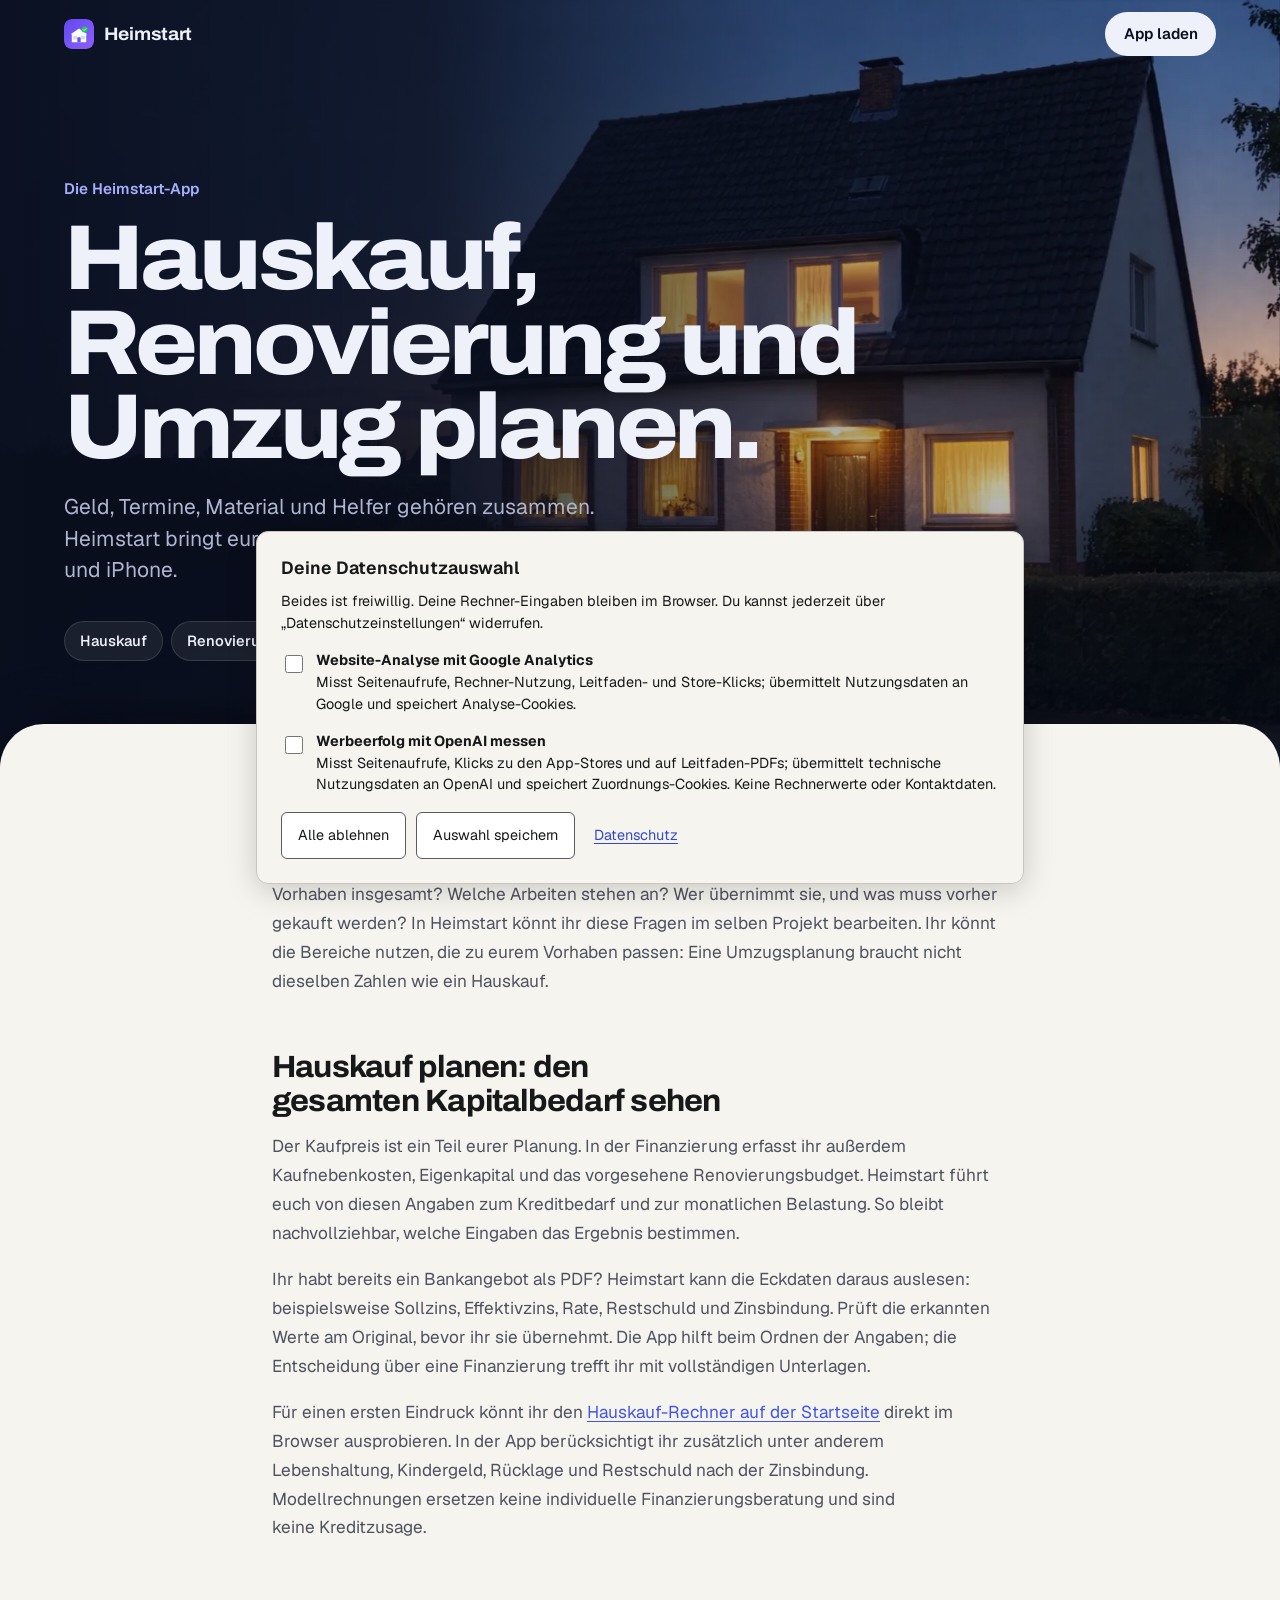
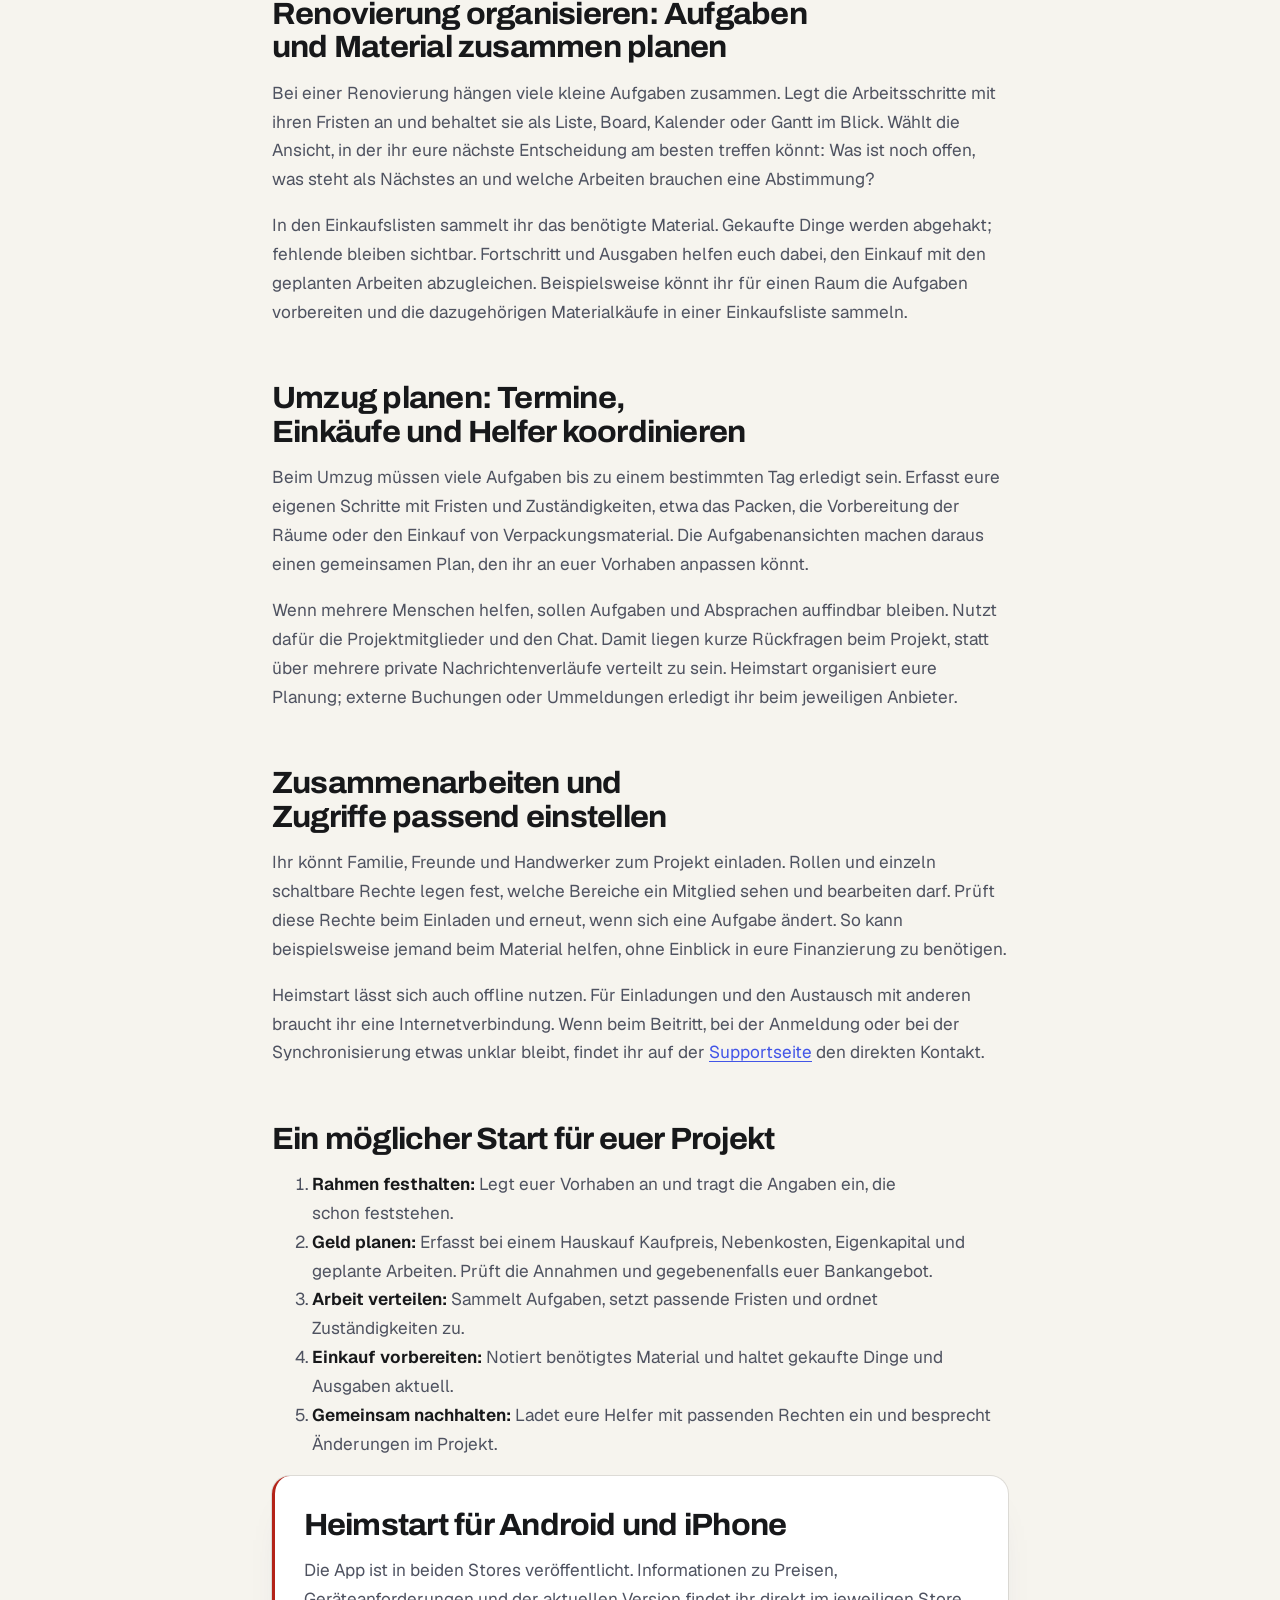
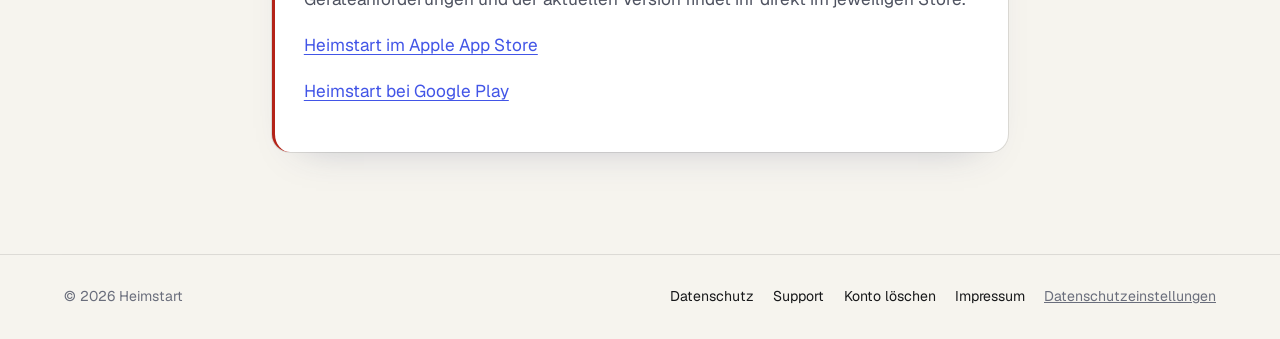
<file: hauskauf-renovierung-umzug/index.html>
<!doctype html>
<html lang="de" data-phase="night">
<head>
<meta charset="utf-8">
<meta http-equiv="Content-Security-Policy" content="default-src 'self'; base-uri 'self'; object-src 'none'; form-action 'self'; script-src 'self' https://www.googletagmanager.com; style-src 'self' 'unsafe-inline'; img-src https://bzr.openai.com 'self' data: blob: https://www.google-analytics.com https://region1.google-analytics.com; font-src 'self'; media-src 'self' blob:; connect-src https://bzr.openai.com 'self' https://www.google-analytics.com https://region1.google-analytics.com https://www.googletagmanager.com">
<meta name="referrer" content="strict-origin-when-cross-origin">
<meta name="viewport" content="width=device-width, initial-scale=1, viewport-fit=cover">
<title>App für Hauskauf, Renovierung und Umzug | Heimstart</title>
<meta name="description" content="Mit Heimstart Finanzierung, Aufgaben, Material und Helfer organisieren. So plant ihr Hauskauf, Renovierung und Umzug mit der App für Android und iPhone.">
<meta name="theme-color" content="#0A0F1F">
<link rel="canonical" href="https://heimstart.de/hauskauf-renovierung-umzug/">
<link rel="icon" href="../assets/brand/heimstart-signet.svg" type="image/svg+xml">
<link rel="apple-touch-icon" href="../assets/brand/heimstart-signet-180.png">
<meta property="og:type" content="website">
<meta property="og:locale" content="de_DE">
<meta property="og:url" content="https://heimstart.de/hauskauf-renovierung-umzug/">
<meta property="og:title" content="Hauskauf, Renovierung und Umzug planen mit Heimstart">
<meta property="og:description" content="Finanzierung, Aufgaben, Einkauf und Team: die Funktionen der App für Android und iPhone im Überblick.">
<meta property="og:image" content="https://heimstart.de/assets/media/og-heimstart-20261025.jpg">
<meta name="twitter:card" content="summary_large_image">
<script type="application/ld+json">
{"@context":"https://schema.org","@graph":[{"@type":"WebPage","@id":"https://heimstart.de/hauskauf-renovierung-umzug/#webpage","url":"https://heimstart.de/hauskauf-renovierung-umzug/","name":"App für Hauskauf, Renovierung und Umzug | Heimstart","description":"Mit Heimstart Finanzierung, Aufgaben, Material und Helfer organisieren.","inLanguage":"de-DE","isPartOf":{"@id":"https://heimstart.de/#website"},"about":{"@id":"https://heimstart.de/#app"},"breadcrumb":{"@id":"https://heimstart.de/hauskauf-renovierung-umzug/#breadcrumb"}},{"@type":"BreadcrumbList","@id":"https://heimstart.de/hauskauf-renovierung-umzug/#breadcrumb","itemListElement":[{"@type":"ListItem","position":1,"name":"Heimstart","item":"https://heimstart.de/"},{"@type":"ListItem","position":2,"name":"Hauskauf, Renovierung und Umzug","item":"https://heimstart.de/hauskauf-renovierung-umzug/"}]}]}
</script>
<link rel="preload" href="../assets/fonts/archivo-latin-wdth-normal.woff2" as="font" type="font/woff2" crossorigin>
<link rel="preload" href="../assets/fonts/geist-latin-wght-normal.woff2" as="font" type="font/woff2" crossorigin>
<link rel="stylesheet" href="../assets/pages.css">
</head>
<body>
<a class="skip" href="#inhalt">Zum Inhalt springen</a>
<header class="bar">
  <a class="bar__brand" href="../" aria-label="Heimstart, zur Startseite"><img src="../assets/brand/heimstart-signet.svg" width="30" height="30" alt=""><span>Heimstart</span></a>
  <a class="bar__cta" href="#download">App laden</a>
</header>
<main>
  <section class="page-head" aria-labelledby="titel">
    <img class="page-head__img" src="../assets/media/house-night-lit.webp" width="1920" height="1080" alt="">
    <p class="page-head__kicker">Die Heimstart-App</p>
    <h1 id="titel">Hauskauf, Renovierung und Umzug planen.</h1>
    <p class="page-head__lead">Geld, Termine, Material und Helfer gehören zusammen. Heimstart bringt eure Planung in eine App für Android und iPhone.</p>
    <nav class="page-nav" aria-label="Funktionen auf dieser Seite">
      <a href="#hauskauf">Hauskauf</a><a href="#renovierung">Renovierung</a><a href="#umzug">Umzug</a><a href="#team">Team</a>
    </nav>
  </section>
  <div class="sheet" id="inhalt">
    <div class="sheet__grid sheet__grid--single">
      <article class="prose">
        <p><a href="../">Heimstart</a> / Funktionen</p>
        <p>Ein Hausangebot ist schnell gespeichert. Danach kommen die Fragen: Was kostet das Vorhaben insgesamt? Welche Arbeiten stehen an? Wer übernimmt sie, und was muss vorher gekauft werden? In Heimstart könnt ihr diese Fragen im selben Projekt bearbeiten. Ihr könnt die Bereiche nutzen, die zu eurem Vorhaben passen: Eine Umzugsplanung braucht nicht dieselben Zahlen wie ein Hauskauf.</p>

        <h2 id="hauskauf">Hauskauf planen: den gesamten Kapitalbedarf sehen</h2>
        <p>Der Kaufpreis ist ein Teil eurer Planung. In der Finanzierung erfasst ihr außerdem Kaufnebenkosten, Eigenkapital und das vorgesehene Renovierungsbudget. Heimstart führt euch von diesen Angaben zum Kreditbedarf und zur monatlichen Belastung. So bleibt nachvollziehbar, welche Eingaben das Ergebnis bestimmen.</p>
        <p>Ihr habt bereits ein Bankangebot als PDF? Heimstart kann die Eckdaten daraus auslesen: beispielsweise Sollzins, Effektivzins, Rate, Restschuld und Zinsbindung. Prüft die erkannten Werte am Original, bevor ihr sie übernehmt. Die App hilft beim Ordnen der Angaben; die Entscheidung über eine Finanzierung trefft ihr mit vollständigen Unterlagen.</p>
        <p>Für einen ersten Eindruck könnt ihr den <a href="../#rechner">Hauskauf-Rechner auf der Startseite</a> direkt im Browser ausprobieren. In der App berücksichtigt ihr zusätzlich unter anderem Lebenshaltung, Kindergeld, Rücklage und Restschuld nach der Zinsbindung. Modellrechnungen ersetzen keine individuelle Finanzierungsberatung und sind keine Kreditzusage.</p>

        <h2 id="renovierung">Renovierung organisieren: Aufgaben und Material zusammen planen</h2>
        <p>Bei einer Renovierung hängen viele kleine Aufgaben zusammen. Legt die Arbeitsschritte mit ihren Fristen an und behaltet sie als Liste, Board, Kalender oder Gantt im Blick. Wählt die Ansicht, in der ihr eure nächste Entscheidung am besten treffen könnt: Was ist noch offen, was steht als Nächstes an und welche Arbeiten brauchen eine Abstimmung?</p>
        <p>In den Einkaufslisten sammelt ihr das benötigte Material. Gekaufte Dinge werden abgehakt; fehlende bleiben sichtbar. Fortschritt und Ausgaben helfen euch dabei, den Einkauf mit den geplanten Arbeiten abzugleichen. Beispielsweise könnt ihr für einen Raum die Aufgaben vorbereiten und die dazugehörigen Materialkäufe in einer Einkaufsliste sammeln.</p>

        <h2 id="umzug">Umzug planen: Termine, Einkäufe und Helfer koordinieren</h2>
        <p>Beim Umzug müssen viele Aufgaben bis zu einem bestimmten Tag erledigt sein. Erfasst eure eigenen Schritte mit Fristen und Zuständigkeiten, etwa das Packen, die Vorbereitung der Räume oder den Einkauf von Verpackungsmaterial. Die Aufgabenansichten machen daraus einen gemeinsamen Plan, den ihr an euer Vorhaben anpassen könnt.</p>
        <p>Wenn mehrere Menschen helfen, sollen Aufgaben und Absprachen auffindbar bleiben. Nutzt dafür die Projektmitglieder und den Chat. Damit liegen kurze Rückfragen beim Projekt, statt über mehrere private Nachrichtenverläufe verteilt zu sein. Heimstart organisiert eure Planung; externe Buchungen oder Ummeldungen erledigt ihr beim jeweiligen Anbieter.</p>

        <h2 id="team">Zusammenarbeiten und Zugriffe passend einstellen</h2>
        <p>Ihr könnt Familie, Freunde und Handwerker zum Projekt einladen. Rollen und einzeln schaltbare Rechte legen fest, welche Bereiche ein Mitglied sehen und bearbeiten darf. Prüft diese Rechte beim Einladen und erneut, wenn sich eine Aufgabe ändert. So kann beispielsweise jemand beim Material helfen, ohne Einblick in eure Finanzierung zu benötigen.</p>
        <p>Heimstart lässt sich auch offline nutzen. Für Einladungen und den Austausch mit anderen braucht ihr eine Internetverbindung. Wenn beim Beitritt, bei der Anmeldung oder bei der Synchronisierung etwas unklar bleibt, findet ihr auf der <a href="../support/">Supportseite</a> den direkten Kontakt.</p>

        <h2>Ein möglicher Start für euer Projekt</h2>
        <ol>
          <li><strong>Rahmen festhalten:</strong> Legt euer Vorhaben an und tragt die Angaben ein, die schon feststehen.</li>
          <li><strong>Geld planen:</strong> Erfasst bei einem Hauskauf Kaufpreis, Nebenkosten, Eigenkapital und geplante Arbeiten. Prüft die Annahmen und gegebenenfalls euer Bankangebot.</li>
          <li><strong>Arbeit verteilen:</strong> Sammelt Aufgaben, setzt passende Fristen und ordnet Zuständigkeiten zu.</li>
          <li><strong>Einkauf vorbereiten:</strong> Notiert benötigtes Material und haltet gekaufte Dinge und Ausgaben aktuell.</li>
          <li><strong>Gemeinsam nachhalten:</strong> Ladet eure Helfer mit passenden Rechten ein und besprecht Änderungen im Projekt.</li>
        </ol>

        <section class="card callout" id="download" aria-labelledby="download-title">
          <h2 id="download-title">Heimstart für Android und iPhone</h2>
          <p>Die App ist in beiden Stores veröffentlicht. Informationen zu Preisen, Geräteanforderungen und der aktuellen Version findet ihr direkt im jeweiligen Store.</p>
          <p><a href="https://apps.apple.com/de/app/heimstart-haus-umzug-geld/id6809733214" data-store="apple" rel="noopener">Heimstart im Apple App Store</a></p>
          <p><a href="https://play.google.com/store/apps/details?id=com.aistudio.movemaster.app.dcbcae" data-store="google" rel="noopener">Heimstart bei Google Play</a></p>
        </section>
      </article>
    </div>
  </div>
</main>
<footer class="foot"><span>© 2026 Heimstart</span><nav aria-label="Rechtliches und Hilfe"><a href="../datenschutz/">Datenschutz</a><a href="../support/">Support</a><a href="../konto-loeschen/">Konto löschen</a><a href="../impressum/">Impressum</a></nav></footer>
<script src="../assets/pages.js"></script>
<script src="../assets/ads-measurement.js?v=20261117-6"></script>
<script src="../assets/analytics.js?v=20261117"></script>
</body>
</html>
</file>
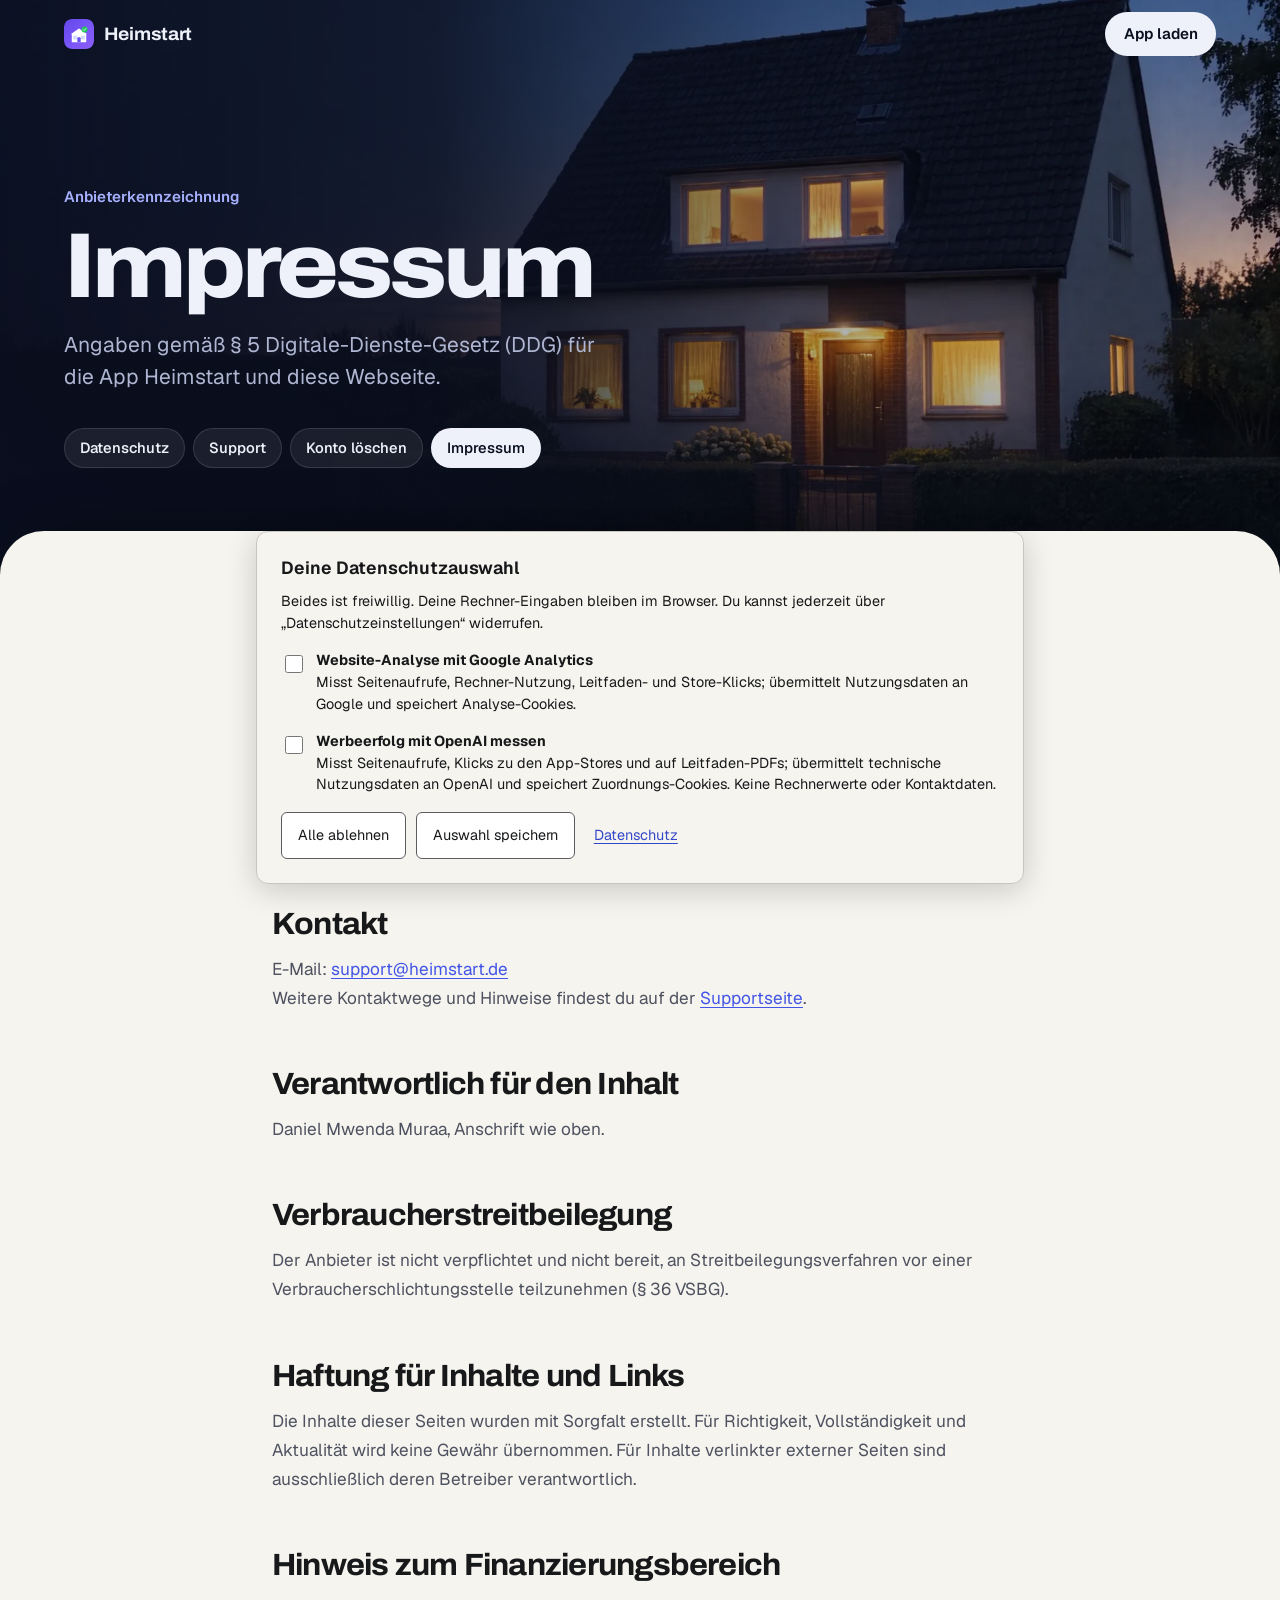
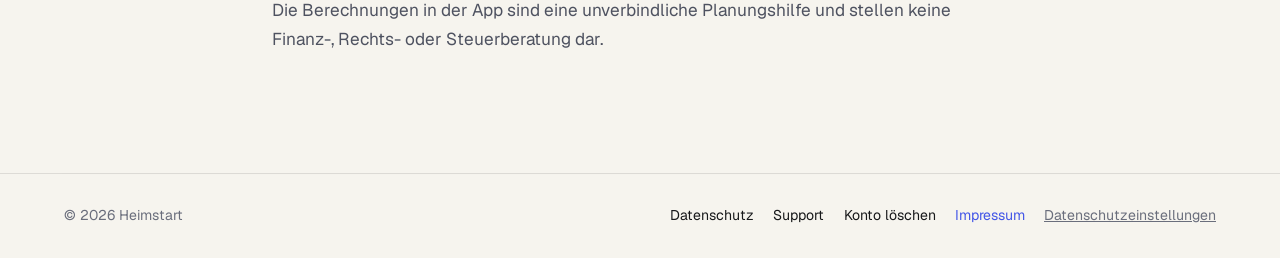
<file: impressum/index.html>
<!doctype html>
<html lang="de" data-phase="night">
<head>
<meta charset="utf-8">
<meta http-equiv="Content-Security-Policy" content="default-src 'self'; base-uri 'self'; object-src 'none'; form-action 'self'; script-src 'self' 'sha256-Du+OJKJSbdUgz5nrHeWWINvez6XKDDU/tyj/5c2uvwo=' https://www.googletagmanager.com; style-src 'self' 'unsafe-inline'; img-src https://bzr.openai.com 'self' data: blob: https://www.google-analytics.com https://region1.google-analytics.com; font-src 'self'; media-src 'self' blob:; connect-src https://bzr.openai.com 'self' https://www.google-analytics.com https://region1.google-analytics.com https://www.googletagmanager.com">
<meta name="referrer" content="strict-origin-when-cross-origin">
<meta name="viewport" content="width=device-width, initial-scale=1, viewport-fit=cover">
<title>Impressum | Heimstart</title>
<meta name="description" content="Impressum und Anbieterkennzeichnung der Heimstart-App nach § 5 DDG.">
<meta name="theme-color" content="#0A0F1F">
<link rel="canonical" href="https://heimstart.de/impressum/">
<link rel="icon" href="../assets/brand/heimstart-signet.svg" type="image/svg+xml">
<link rel="apple-touch-icon" href="../assets/brand/heimstart-signet-180.png">
<link rel="preload" href="../assets/fonts/archivo-latin-wdth-normal.woff2" as="font" type="font/woff2" crossorigin>
<link rel="preload" href="../assets/fonts/geist-latin-wght-normal.woff2" as="font" type="font/woff2" crossorigin>
<script>document.documentElement.classList.add('js')</script>
<link rel="stylesheet" href="../assets/pages.css">
</head>
<body>
<a class="skip" href="#inhalt">Zum Inhalt springen</a>
<header class="bar">
  <a class="bar__brand" href="../" aria-label="Heimstart, zur Startseite"><img src="../assets/brand/heimstart-signet.svg" width="30" height="30" alt=""><span>Heimstart</span></a>
  <a class="bar__cta" href="../#laden" data-store-link>App laden</a>
</header>

<main>
  <section class="page-head" aria-labelledby="titel">
    <img class="page-head__img" src="../assets/media/house-night-lit.webp" width="1920" height="1080" alt="">
    <p class="page-head__kicker">Anbieterkennzeichnung</p>
    <h1 id="titel">Impressum</h1>
    <p class="page-head__lead">Angaben gemäß § 5 Digitale-Dienste-Gesetz (DDG) für die App Heimstart und diese Webseite.</p>
    <nav class="page-nav" aria-label="Rechtliches und Hilfe">
      <a href="../datenschutz/">Datenschutz</a>
      <a href="../support/">Support</a>
      <a href="../konto-loeschen/">Konto löschen</a>
      <a href="../impressum/" aria-current="page">Impressum</a>
    </nav>
  </section>

  <div class="sheet" id="inhalt">
    <div class="sheet__grid sheet__grid--single">
      <article class="prose">
        <h2>Anbieter</h2>
        <address class="card"><strong>Daniel Mwenda Muraa</strong><br>Buscher Str. 2<br>47269 Duisburg<br>Deutschland<br><a href="mailto:support@heimstart.de">support@heimstart.de</a></address>

        <h2>Kontakt</h2>
        <p>E-Mail: <a href="mailto:support@heimstart.de">support@heimstart.de</a><br>Weitere Kontaktwege und Hinweise findest du auf der <a href="../support/">Supportseite</a>.</p>

        <h2>Verantwortlich für den Inhalt</h2>
        <p>Daniel Mwenda Muraa, Anschrift wie oben.</p>

        <h2>Verbraucherstreitbeilegung</h2>
        <p>Der Anbieter ist nicht verpflichtet und nicht bereit, an Streitbeilegungsverfahren vor einer Verbraucherschlichtungsstelle teilzunehmen (§ 36 VSBG).</p>

        <h2>Haftung für Inhalte und Links</h2>
        <p>Die Inhalte dieser Seiten wurden mit Sorgfalt erstellt. Für Richtigkeit, Vollständigkeit und Aktualität wird keine Gewähr übernommen. Für Inhalte verlinkter externer Seiten sind ausschließlich deren Betreiber verantwortlich.</p>

        <h2>Hinweis zum Finanzierungsbereich</h2>
        <p>Die Berechnungen in der App sind eine unverbindliche Planungshilfe und stellen keine Finanz-, Rechts- oder Steuerberatung dar.</p>
      </article>
    </div>
  </div>
</main>

<footer class="foot">
  <span>© 2026 Heimstart</span>
  <nav aria-label="Rechtliches und Hilfe">
    <a href="../datenschutz/">Datenschutz</a>
    <a href="../support/">Support</a>
    <a href="../konto-loeschen/">Konto löschen</a>
    <a href="../impressum/" aria-current="page">Impressum</a>
  </nav>
</footer>
<script src="../assets/stores.js"></script>
<script src="../assets/pages.js"></script>
<script src="../assets/ads-measurement.js?v=20261117-6"></script>
<script src="../assets/analytics.js?v=20261117"></script>
</body>
</html>
</file>
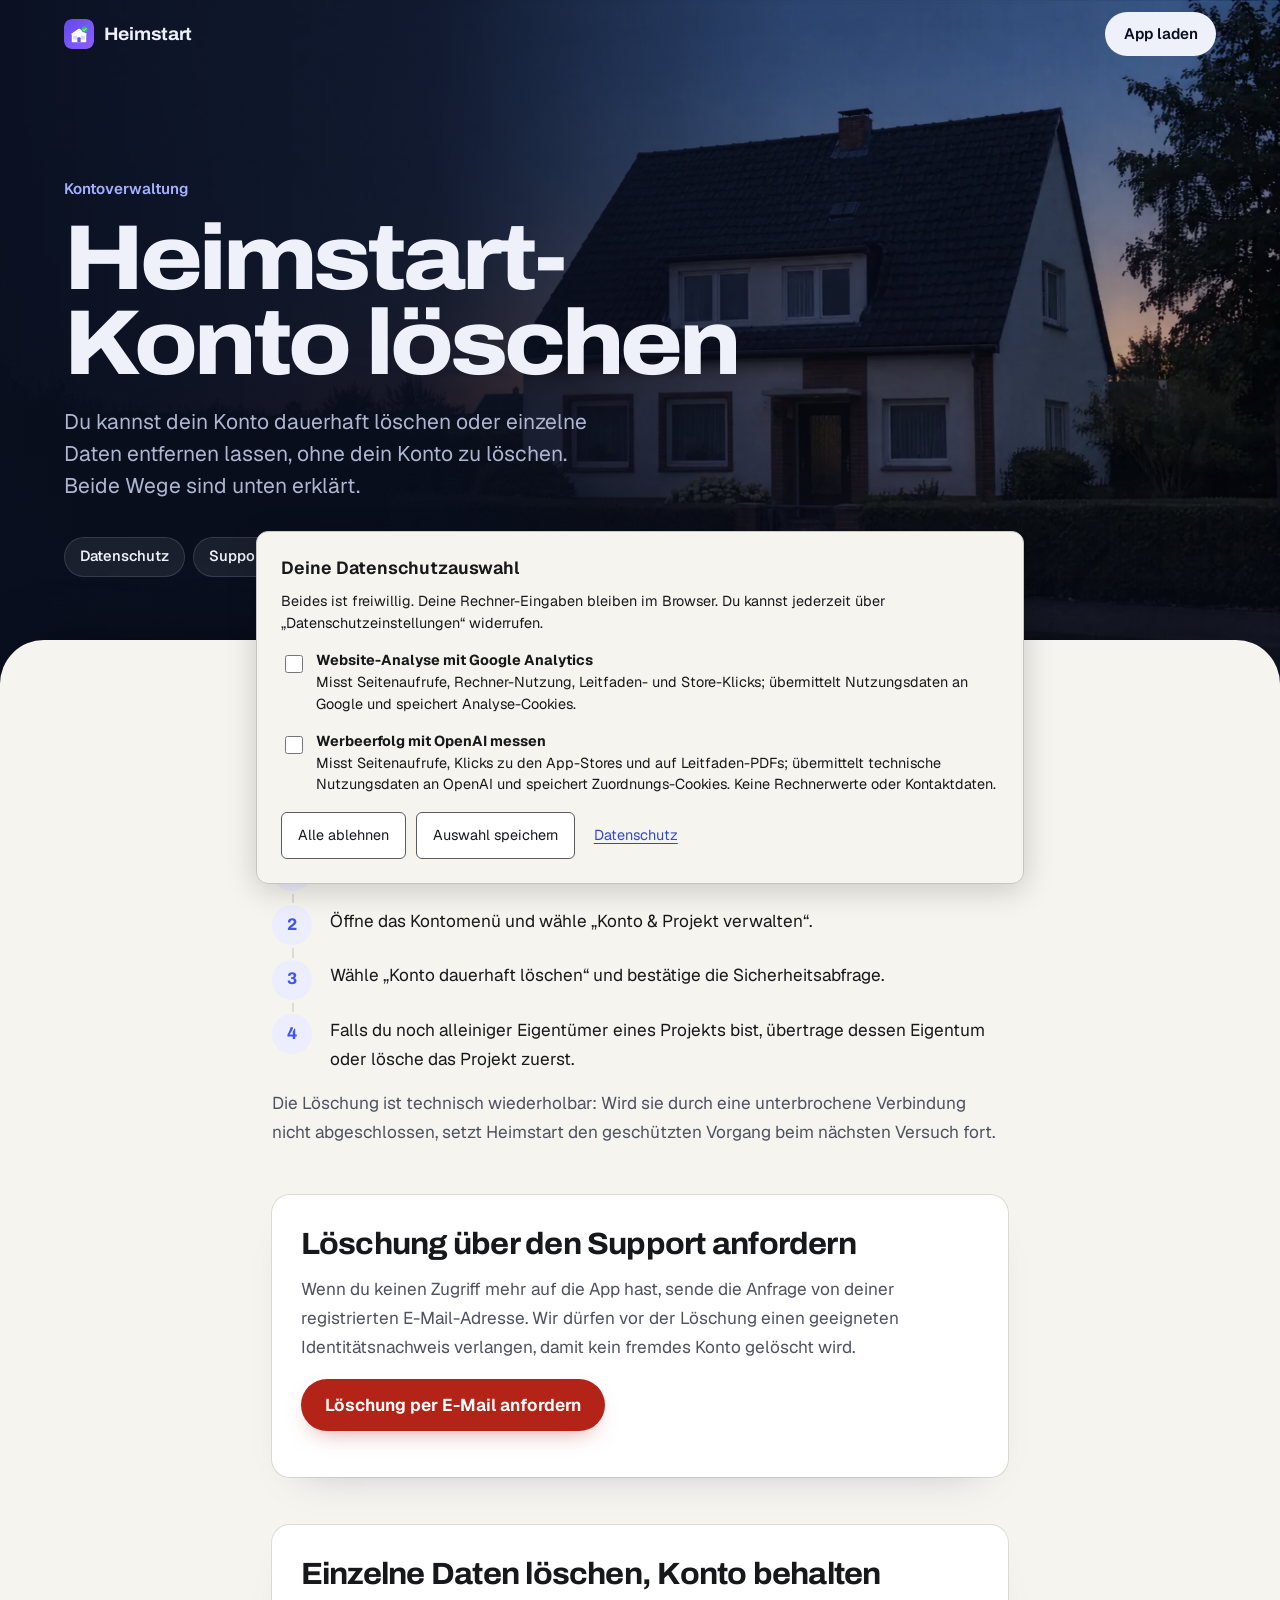
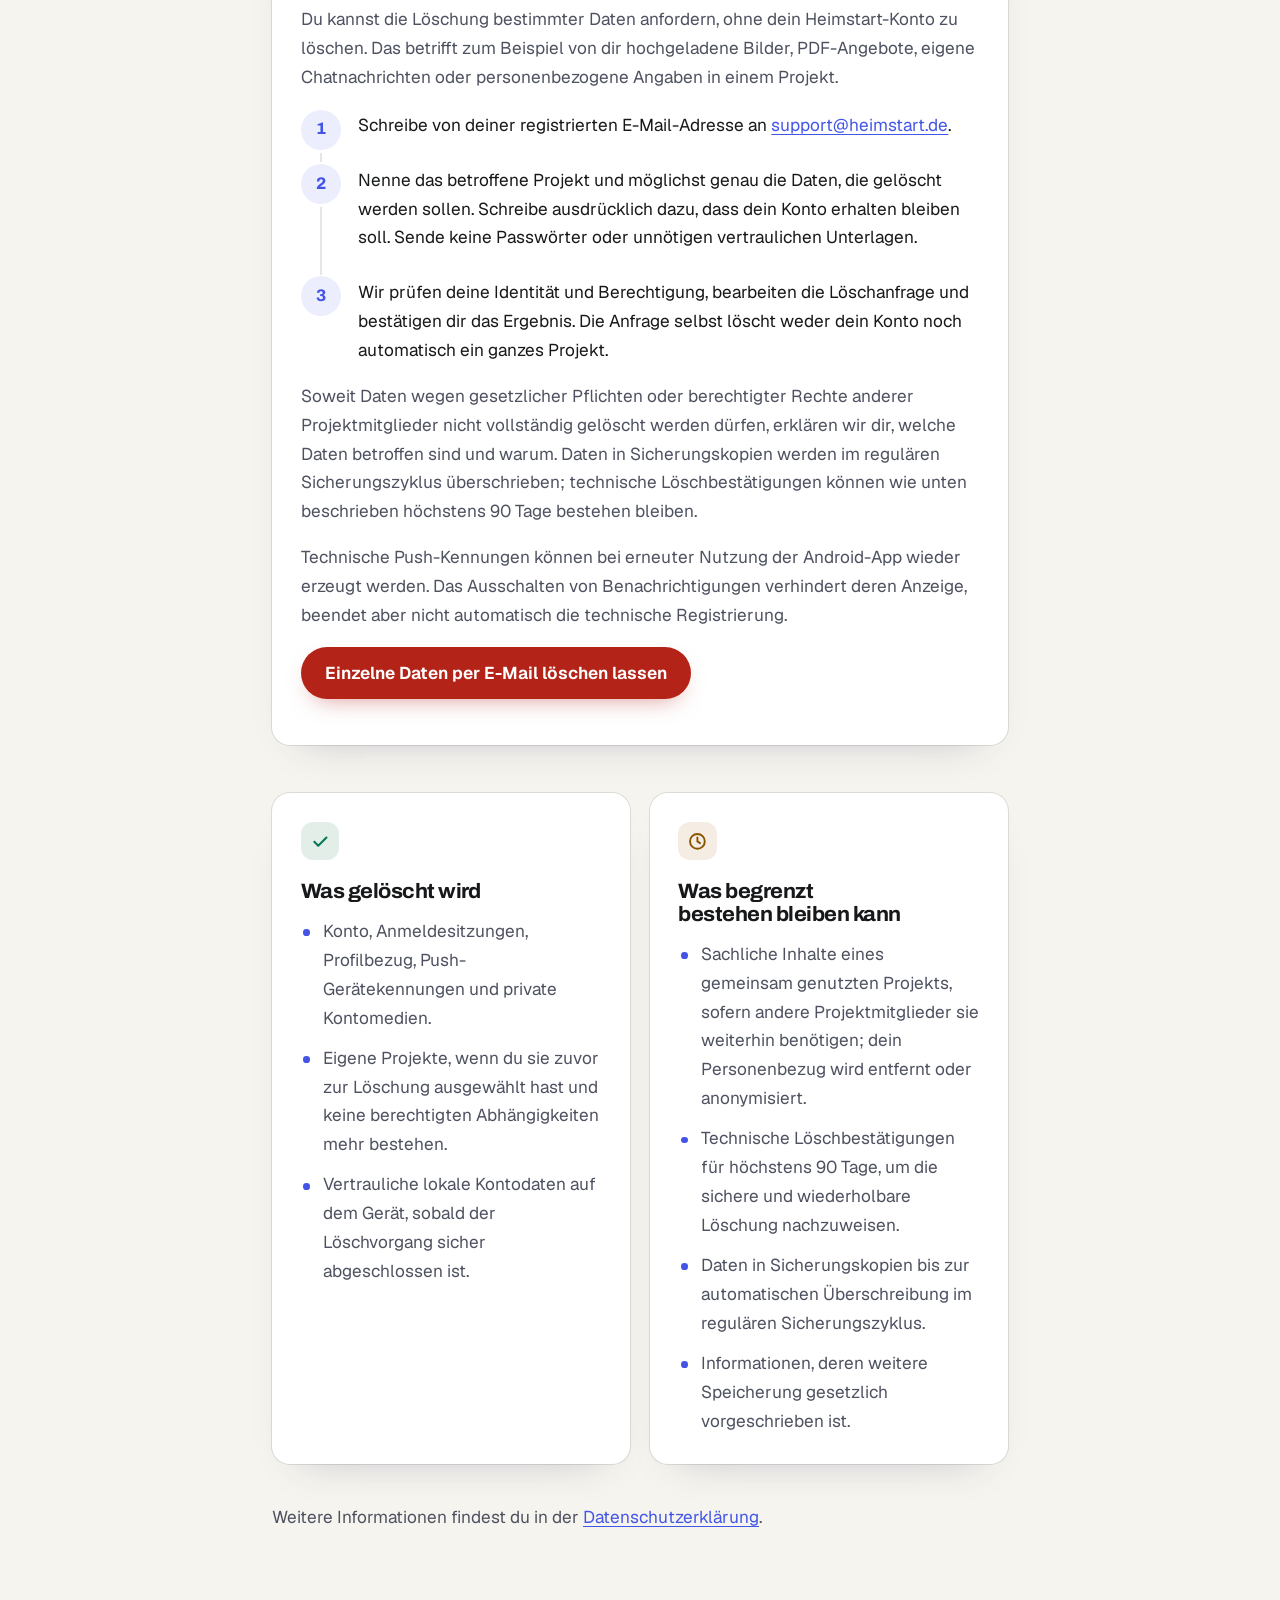
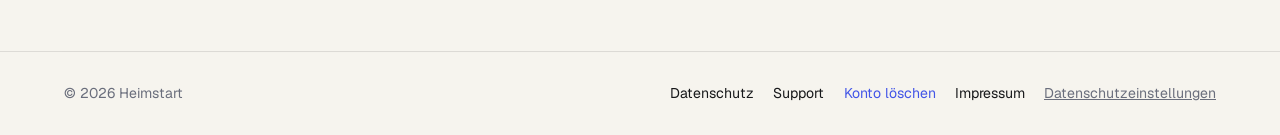
<file: konto-loeschen/index.html>
<!doctype html>
<html lang="de" data-phase="night">
<head>
<meta charset="utf-8">
<meta http-equiv="Content-Security-Policy" content="default-src 'self'; base-uri 'self'; object-src 'none'; form-action 'self'; script-src 'self' 'sha256-Du+OJKJSbdUgz5nrHeWWINvez6XKDDU/tyj/5c2uvwo=' https://www.googletagmanager.com; style-src 'self' 'unsafe-inline'; img-src https://bzr.openai.com 'self' data: blob: https://www.google-analytics.com https://region1.google-analytics.com; font-src 'self'; media-src 'self' blob:; connect-src https://bzr.openai.com 'self' https://www.google-analytics.com https://region1.google-analytics.com https://www.googletagmanager.com">
<meta name="referrer" content="strict-origin-when-cross-origin">
<meta name="viewport" content="width=device-width, initial-scale=1, viewport-fit=cover">
<title>Heimstart-Konto löschen | Heimstart</title>
<meta name="description" content="So löschst du dein Heimstart-Konto oder beantragst die Löschung einzelner Daten, ohne dein Konto zu löschen. Löschwege, betroffene Daten und Aufbewahrung.">
<meta name="theme-color" content="#0A0F1F">
<link rel="canonical" href="https://heimstart.de/konto-loeschen/">
<link rel="icon" href="../assets/brand/heimstart-signet.svg" type="image/svg+xml">
<link rel="apple-touch-icon" href="../assets/brand/heimstart-signet-180.png">
<link rel="preload" href="../assets/fonts/archivo-latin-wdth-normal.woff2" as="font" type="font/woff2" crossorigin>
<link rel="preload" href="../assets/fonts/geist-latin-wght-normal.woff2" as="font" type="font/woff2" crossorigin>
<script>document.documentElement.classList.add('js')</script>
<link rel="stylesheet" href="../assets/pages.css">
</head>
<body>
<a class="skip" href="#inhalt">Zum Inhalt springen</a>
<header class="bar">
  <a class="bar__brand" href="../" aria-label="Heimstart, zur Startseite"><img src="../assets/brand/heimstart-signet.svg" width="30" height="30" alt=""><span>Heimstart</span></a>
  <a class="bar__cta" href="../#laden" data-store-link>App laden</a>
</header>

<main>
  <section class="page-head" aria-labelledby="titel">
    <img class="page-head__img" src="../assets/media/hero-poster.webp" width="1920" height="1080" alt="">
    <p class="page-head__kicker">Kontoverwaltung</p>
    <h1 id="titel">Heimstart-Konto löschen</h1>
    <p class="page-head__lead">Du kannst dein Konto dauerhaft löschen oder einzelne Daten entfernen lassen, ohne dein Konto zu löschen. Beide Wege sind unten erklärt.</p>
    <nav class="page-nav" aria-label="Rechtliches und Hilfe">
      <a href="../datenschutz/">Datenschutz</a>
      <a href="../support/">Support</a>
      <a href="../konto-loeschen/" aria-current="page">Konto löschen</a>
      <a href="../impressum/">Impressum</a>
    </nav>
  </section>

  <div class="sheet" id="inhalt">
    <div class="sheet__grid sheet__grid--single">
      <article class="prose">
        <p><strong>Betroffene App:</strong> Heimstart (Android und iOS).</p>

        <h2>Direkt in der App löschen</h2>
        <ol class="steps">
          <li>Öffne Heimstart und melde dich mit dem betroffenen Konto an.</li>
          <li>Öffne das Kontomenü und wähle „Konto &amp; Projekt verwalten“.</li>
          <li>Wähle „Konto dauerhaft löschen“ und bestätige die Sicherheitsabfrage.</li>
          <li>Falls du noch alleiniger Eigentümer eines Projekts bist, übertrage dessen Eigentum oder lösche das Projekt zuerst.</li>
        </ol>
        <p>Die Löschung ist technisch wiederholbar: Wird sie durch eine unterbrochene Verbindung nicht abgeschlossen, setzt Heimstart den geschützten Vorgang beim nächsten Versuch fort.</p>

        <section class="card" aria-labelledby="support-weg" data-reveal style="margin-top:3rem">
          <h2 id="support-weg" style="margin-top:0">Löschung über den Support anfordern</h2>
          <p>Wenn du keinen Zugriff mehr auf die App hast, sende die Anfrage von deiner registrierten E-Mail-Adresse. Wir dürfen vor der Löschung einen geeigneten Identitätsnachweis verlangen, damit kein fremdes Konto gelöscht wird.</p>
          <p><a class="btn btn--danger" href="mailto:support@heimstart.de?subject=Heimstart%20Konto%20l%C3%B6schen&amp;body=Ich%20m%C3%B6chte%20die%20L%C3%B6schung%20meines%20Heimstart-Kontos%20anfordern.%20Meine%20registrierte%20E-Mail-Adresse%20lautet%3A%20">Löschung per E-Mail anfordern</a></p>
        </section>

        <section class="card" aria-labelledby="einzelne-daten" data-reveal style="margin-top:3rem">
          <h2 id="einzelne-daten" style="margin-top:0">Einzelne Daten löschen, Konto behalten</h2>
          <p>Du kannst die Löschung bestimmter Daten anfordern, ohne dein Heimstart-Konto zu löschen. Das betrifft zum Beispiel von dir hochgeladene Bilder, PDF-Angebote, eigene Chatnachrichten oder personenbezogene Angaben in einem Projekt.</p>
          <ol class="steps">
            <li>Schreibe von deiner registrierten E-Mail-Adresse an <a href="mailto:support@heimstart.de">support@heimstart.de</a>.</li>
            <li>Nenne das betroffene Projekt und möglichst genau die Daten, die gelöscht werden sollen. Schreibe ausdrücklich dazu, dass dein Konto erhalten bleiben soll. Sende keine Passwörter oder unnötigen vertraulichen Unterlagen.</li>
            <li>Wir prüfen deine Identität und Berechtigung, bearbeiten die Löschanfrage und bestätigen dir das Ergebnis. Die Anfrage selbst löscht weder dein Konto noch automatisch ein ganzes Projekt.</li>
          </ol>
          <p>Soweit Daten wegen gesetzlicher Pflichten oder berechtigter Rechte anderer Projektmitglieder nicht vollständig gelöscht werden dürfen, erklären wir dir, welche Daten betroffen sind und warum. Daten in Sicherungskopien werden im regulären Sicherungszyklus überschrieben; technische Löschbestätigungen können wie unten beschrieben höchstens 90 Tage bestehen bleiben.</p>
          <p>Technische Push-Kennungen können bei erneuter Nutzung der Android-App wieder erzeugt werden. Das Ausschalten von Benachrichtigungen verhindert deren Anzeige, beendet aber nicht automatisch die technische Registrierung.</p>
          <p><a class="btn btn--danger" href="mailto:support@heimstart.de?subject=Heimstart%20einzelne%20Daten%20l%C3%B6schen&amp;body=Ich%20m%C3%B6chte%20die%20L%C3%B6schung%20einzelner%20Daten%20anfordern.%20Mein%20Konto%20soll%20erhalten%20bleiben.%0A%0ARegistrierte%20E-Mail-Adresse%3A%20%0AProjekt%3A%20%0AZu%20l%C3%B6schende%20Daten%3A%20">Einzelne Daten per E-Mail löschen lassen</a></p>
        </section>

        <div class="split">
          <section class="card" aria-labelledby="geloescht" data-reveal>
            <div class="split__icon split__icon--ok" aria-hidden="true"><svg viewBox="0 0 24 24" fill="none" stroke="currentColor" stroke-width="2.4" stroke-linecap="round" stroke-linejoin="round"><path d="m5 12.5 4.5 4.5L19 7.5"/></svg></div>
            <h2 id="geloescht">Was gelöscht wird</h2>
            <ul>
              <li>Konto, Anmeldesitzungen, Profilbezug, Push-Gerätekennungen und private Kontomedien.</li>
              <li>Eigene Projekte, wenn du sie zuvor zur Löschung ausgewählt hast und keine berechtigten Abhängigkeiten mehr bestehen.</li>
              <li>Vertrauliche lokale Kontodaten auf dem Gerät, sobald der Löschvorgang sicher abgeschlossen ist.</li>
            </ul>
          </section>
          <section class="card" aria-labelledby="bleibt" data-reveal>
            <div class="split__icon split__icon--wait" aria-hidden="true"><svg viewBox="0 0 24 24" fill="none" stroke="currentColor" stroke-width="2.2" stroke-linecap="round" stroke-linejoin="round"><circle cx="12" cy="12" r="8.5"/><path d="M12 7.5V12l3 2"/></svg></div>
            <h2 id="bleibt">Was begrenzt bestehen bleiben kann</h2>
            <ul>
              <li>Sachliche Inhalte eines gemeinsam genutzten Projekts, sofern andere Projektmitglieder sie weiterhin benötigen; dein Personenbezug wird entfernt oder anonymisiert.</li>
              <li>Technische Löschbestätigungen für höchstens 90 Tage, um die sichere und wiederholbare Löschung nachzuweisen.</li>
              <li>Daten in Sicherungskopien bis zur automatischen Überschreibung im regulären Sicherungszyklus.</li>
              <li>Informationen, deren weitere Speicherung gesetzlich vorgeschrieben ist.</li>
            </ul>
          </section>
        </div>

        <p style="margin-top:2.4rem">Weitere Informationen findest du in der <a href="../datenschutz/">Datenschutzerklärung</a>.</p>
      </article>
    </div>
  </div>
</main>

<footer class="foot">
  <span>© 2026 Heimstart</span>
  <nav aria-label="Rechtliches und Hilfe">
    <a href="../datenschutz/">Datenschutz</a>
    <a href="../support/">Support</a>
    <a href="../konto-loeschen/" aria-current="page">Konto löschen</a>
    <a href="../impressum/">Impressum</a>
  </nav>
</footer>
<script src="../assets/stores.js"></script>
<script src="../assets/pages.js"></script>
<script src="../assets/ads-measurement.js?v=20261117-6"></script>
<script src="../assets/analytics.js?v=20261117"></script>
</body>
</html>
</file>
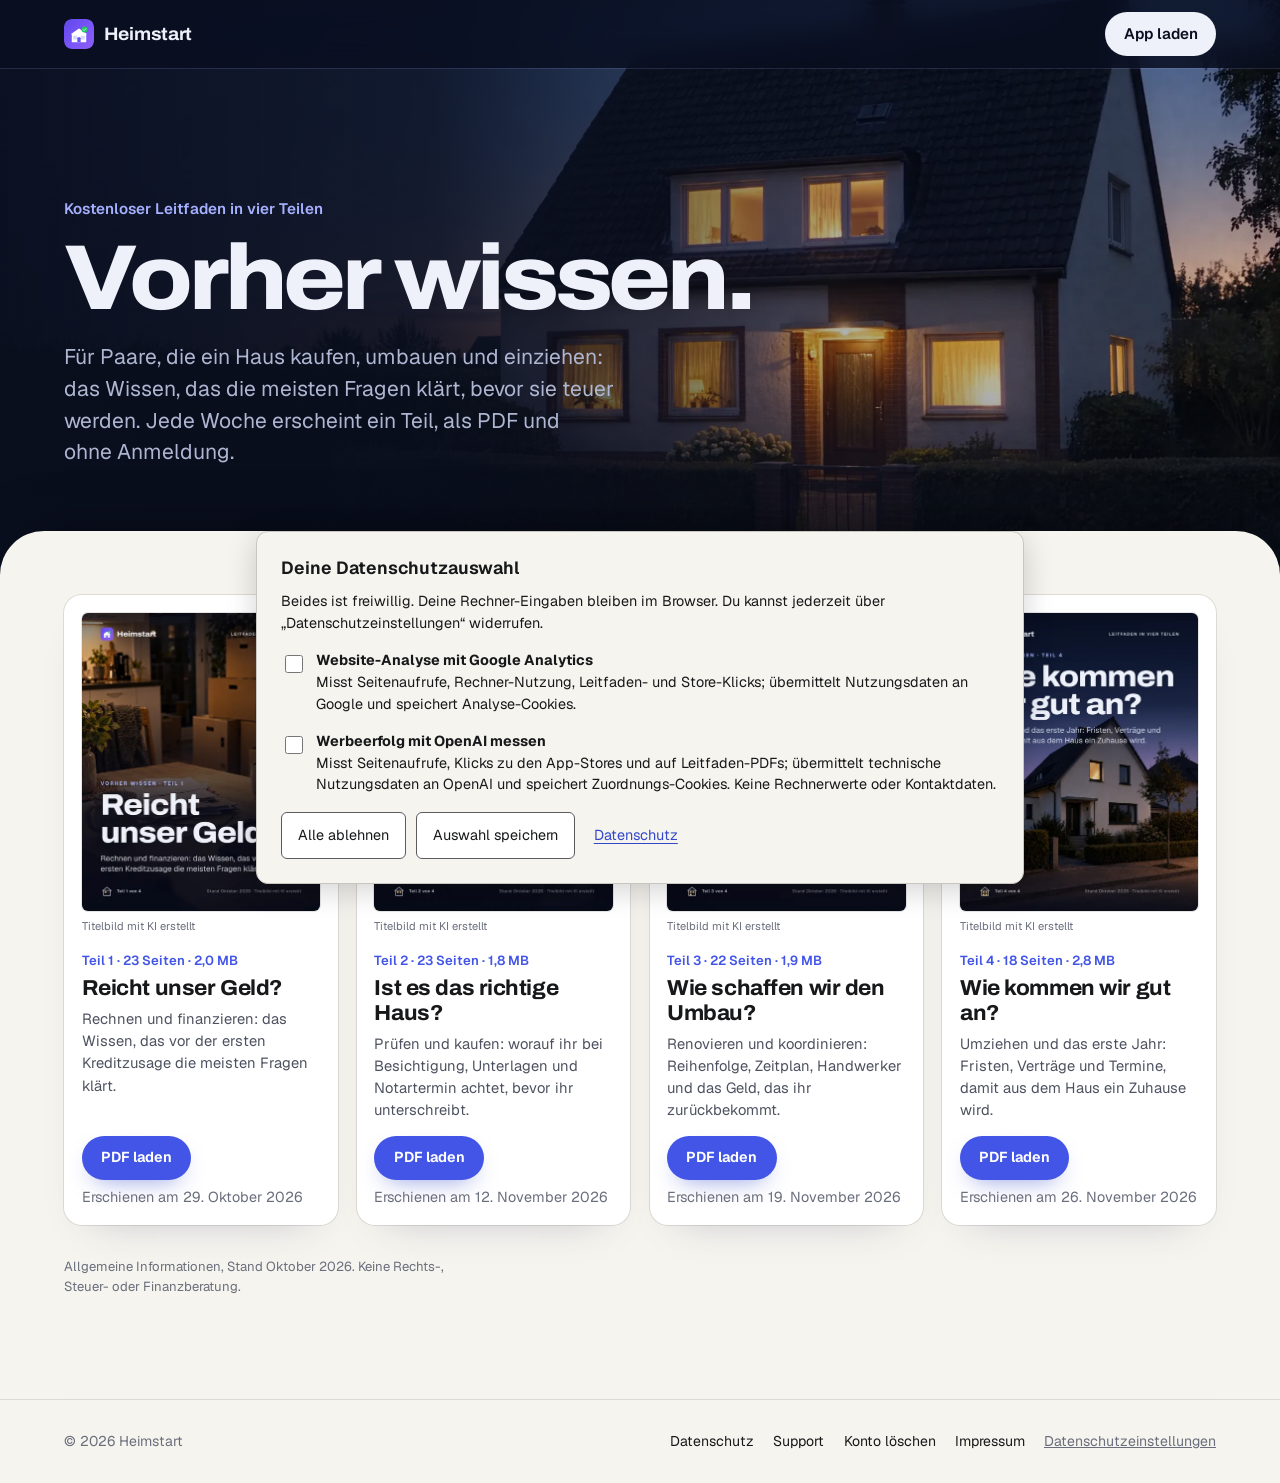
<file: leitfaden/index.html>
<!doctype html>
<html lang="de" data-phase="night">
<head>
<meta charset="utf-8">
<meta http-equiv="Content-Security-Policy" content="default-src 'self'; base-uri 'self'; object-src 'none'; form-action 'self'; script-src 'self' 'sha256-Du+OJKJSbdUgz5nrHeWWINvez6XKDDU/tyj/5c2uvwo=' https://www.googletagmanager.com; style-src 'self' 'unsafe-inline'; img-src https://bzr.openai.com 'self' data: blob: https://www.google-analytics.com https://region1.google-analytics.com; font-src 'self'; media-src 'self' blob:; connect-src https://bzr.openai.com 'self' https://www.google-analytics.com https://region1.google-analytics.com https://www.googletagmanager.com">
<meta name="referrer" content="strict-origin-when-cross-origin">
<meta name="viewport" content="width=device-width, initial-scale=1, viewport-fit=cover">
<title>Vorher wissen: Leitfaden für Hauskauf, Umbau und Umzug | Heimstart</title>
<meta name="description" content="Kostenloser Leitfaden in vier Teilen für Paare, die ein Haus kaufen, umbauen und einziehen: Finanzierung, Kauf, Umbau und Umzug als PDF, ohne Anmeldung.">
<meta name="theme-color" content="#0A0F1F">
<link rel="canonical" href="https://heimstart.de/leitfaden/">
<link rel="icon" href="/assets/brand/heimstart-signet.svg" type="image/svg+xml">
<link rel="apple-touch-icon" href="/assets/brand/heimstart-signet-180.png">
<meta property="og:type" content="website">
<meta property="og:locale" content="de_DE">
<meta property="og:url" content="https://heimstart.de/leitfaden/">
<meta property="og:title" content="Vorher wissen: Leitfaden für Hauskauf, Umbau und Umzug">
<meta property="og:description" content="Kostenloser Leitfaden in vier Teilen für Paare, die ein Haus kaufen, umbauen und einziehen: Finanzierung, Kauf, Umbau und Umzug als PDF, ohne Anmeldung.">
<meta property="og:image" content="https://heimstart.de/leitfaden/img/leitfaden-og.jpg">
<meta property="og:image:width" content="1200">
<meta property="og:image:height" content="630">
<meta property="og:image:alt" content="Die vier Titelseiten des Leitfadens „Vorher wissen“">
<meta name="twitter:card" content="summary_large_image">
<link rel="preload" href="/assets/fonts/archivo-latin-wdth-normal.woff2" as="font" type="font/woff2" crossorigin>
<link rel="preload" href="/assets/fonts/geist-latin-wght-normal.woff2" as="font" type="font/woff2" crossorigin>
<script>document.documentElement.classList.add('js')</script>
<link rel="stylesheet" href="/assets/pages.css">
<link rel="stylesheet" href="/assets/leitfaden.css?v=20261029b">
</head>
<body>
<a class="skip" href="#inhalt">Zum Inhalt springen</a>
<header class="bar">
  <a class="bar__brand" href="/" aria-label="Heimstart, zur Startseite"><img src="/assets/brand/heimstart-signet.svg" width="30" height="30" alt=""><span>Heimstart</span></a>
  <a class="bar__cta" href="/app/?utm_source=website&amp;utm_medium=leitfaden&amp;utm_campaign=vorher-wissen" data-keep-utm>App laden</a>
</header>

<main>
  <section class="page-head" aria-labelledby="titel">
    <img class="page-head__img" src="/assets/media/house-night-lit.webp" width="1920" height="1080" alt="">
    <p class="page-head__kicker">Kostenloser Leitfaden in vier Teilen</p>
    <h1 id="titel">Vorher wissen.</h1>
    <p class="page-head__lead">Für Paare, die ein Haus kaufen, umbauen und einziehen: das Wissen, das die meisten Fragen klärt, bevor sie teuer werden. Jede Woche erscheint ein Teil, als PDF und ohne Anmeldung.</p>
  </section>

  <div class="sheet" id="inhalt">
    <div class="lf-wrap">
      <ol class="lf-grid">
        <li class="lf-card" data-teil="1">
          <figure class="lf-cover">
            <a href="teil-1/" data-keep-utm tabindex="-1" aria-hidden="true"><img src="/leitfaden/img/teil-1-480.webp" srcset="/leitfaden/img/teil-1-480.webp 480w, /leitfaden/img/teil-1-960.webp 960w" sizes="(min-width: 1100px) 17rem, (min-width: 640px) 45vw, 7rem" width="480" height="601" alt="" loading="lazy"></a>
            <figcaption>Titelbild mit KI erstellt</figcaption>
          </figure>
          <div class="lf-card__body">
            <p class="lf-card__kicker">Teil 1 · 23 Seiten · 2,0 MB</p>
            <h2><a href="teil-1/" data-keep-utm>Reicht unser Geld?</a></h2>
            <p class="lf-card__sub">Rechnen und finanzieren: das Wissen, das vor der ersten Kreditzusage die meisten Fragen klärt.</p>
            <p class="lf-card__state" data-soon>Erscheint am <time datetime="2026-10-29" data-datum>Donnerstag, 29.&nbsp;Oktober 2026</time>.</p>
            <p class="lf-card__state" data-open hidden><a class="btn" data-pdf data-leitfaden="1" type="application/pdf">PDF laden</a><span>Erschienen am <time datetime="2026-11-05" data-datum="kurz">5.&nbsp;November 2026</time></span></p>
          </div>
        </li>
        <li class="lf-card" data-teil="2">
          <figure class="lf-cover">
            <a href="teil-2/" data-keep-utm tabindex="-1" aria-hidden="true"><img src="/leitfaden/img/teil-2-480.webp" srcset="/leitfaden/img/teil-2-480.webp 480w, /leitfaden/img/teil-2-960.webp 960w" sizes="(min-width: 1100px) 17rem, (min-width: 640px) 45vw, 7rem" width="480" height="601" alt="" loading="lazy"></a>
            <figcaption>Titelbild mit KI erstellt</figcaption>
          </figure>
          <div class="lf-card__body">
            <p class="lf-card__kicker">Teil 2 · 23 Seiten · 1,8 MB</p>
            <h2><a href="teil-2/" data-keep-utm>Ist es das richtige Haus?</a></h2>
            <p class="lf-card__sub">Prüfen und kaufen: worauf ihr bei Besichtigung, Unterlagen und Notartermin achtet, bevor ihr unterschreibt.</p>
            <p class="lf-card__state" data-soon>Erscheint am <time datetime="2026-11-12" data-datum>Donnerstag, 12.&nbsp;November 2026</time>.</p>
            <p class="lf-card__state" data-open hidden><a class="btn" data-pdf data-leitfaden="2" type="application/pdf">PDF laden</a><span>Erschienen am <time datetime="2026-11-12" data-datum="kurz">12.&nbsp;November 2026</time></span></p>
          </div>
        </li>
        <li class="lf-card" data-teil="3">
          <figure class="lf-cover">
            <a href="teil-3/" data-keep-utm tabindex="-1" aria-hidden="true"><img src="/leitfaden/img/teil-3-480.webp" srcset="/leitfaden/img/teil-3-480.webp 480w, /leitfaden/img/teil-3-960.webp 960w" sizes="(min-width: 1100px) 17rem, (min-width: 640px) 45vw, 7rem" width="480" height="601" alt="" loading="lazy"></a>
            <figcaption>Titelbild mit KI erstellt</figcaption>
          </figure>
          <div class="lf-card__body">
            <p class="lf-card__kicker">Teil 3 · 22 Seiten · 1,9 MB</p>
            <h2><a href="teil-3/" data-keep-utm>Wie schaffen wir den Umbau?</a></h2>
            <p class="lf-card__sub">Renovieren und koordinieren: Reihenfolge, Zeitplan, Handwerker und das Geld, das ihr zurückbekommt.</p>
            <p class="lf-card__state" data-soon>Erscheint am <time datetime="2026-11-19" data-datum>Donnerstag, 19.&nbsp;November 2026</time>.</p>
            <p class="lf-card__state" data-open hidden><a class="btn" data-pdf data-leitfaden="3" type="application/pdf">PDF laden</a><span>Erschienen am <time datetime="2026-11-19" data-datum="kurz">19.&nbsp;November 2026</time></span></p>
          </div>
        </li>
        <li class="lf-card" data-teil="4">
          <figure class="lf-cover">
            <a href="teil-4/" data-keep-utm tabindex="-1" aria-hidden="true"><img src="/leitfaden/img/teil-4-480.webp" srcset="/leitfaden/img/teil-4-480.webp 480w, /leitfaden/img/teil-4-960.webp 960w" sizes="(min-width: 1100px) 17rem, (min-width: 640px) 45vw, 7rem" width="480" height="601" alt="" loading="lazy"></a>
            <figcaption>Titelbild mit KI erstellt</figcaption>
          </figure>
          <div class="lf-card__body">
            <p class="lf-card__kicker">Teil 4 · 18 Seiten · 2,8 MB</p>
            <h2><a href="teil-4/" data-keep-utm>Wie kommen wir gut an?</a></h2>
            <p class="lf-card__sub">Umziehen und das erste Jahr: Fristen, Verträge und Termine, damit aus dem Haus ein Zuhause wird.</p>
            <p class="lf-card__state" data-soon>Erscheint am <time datetime="2026-11-26" data-datum>Donnerstag, 26.&nbsp;November 2026</time>.</p>
            <p class="lf-card__state" data-open hidden><a class="btn" data-pdf data-leitfaden="4" type="application/pdf">PDF laden</a><span>Erschienen am <time datetime="2026-11-26" data-datum="kurz">26.&nbsp;November 2026</time></span></p>
          </div>
        </li>
      </ol>
      <p class="lf-note">Allgemeine Informationen, Stand Oktober 2026. Keine Rechts-, Steuer- oder Finanzberatung.</p>
    </div>
  </div>
</main>

<footer class="foot">
  <span>© 2026 Heimstart</span>
  <nav aria-label="Rechtliches und Hilfe">
    <a href="/datenschutz/">Datenschutz</a>
    <a href="/support/">Support</a>
    <a href="/konto-loeschen/">Konto löschen</a>
    <a href="/impressum/">Impressum</a>
  </nav>
</footer>
<script src="/assets/pages.js"></script>
<script src="/assets/leitfaden.js?v=20261029"></script>
<script src="/assets/ads-measurement.js?v=20261117-6"></script>
<script src="/assets/analytics.js?v=20261117"></script>
</body>
</html>
</file>
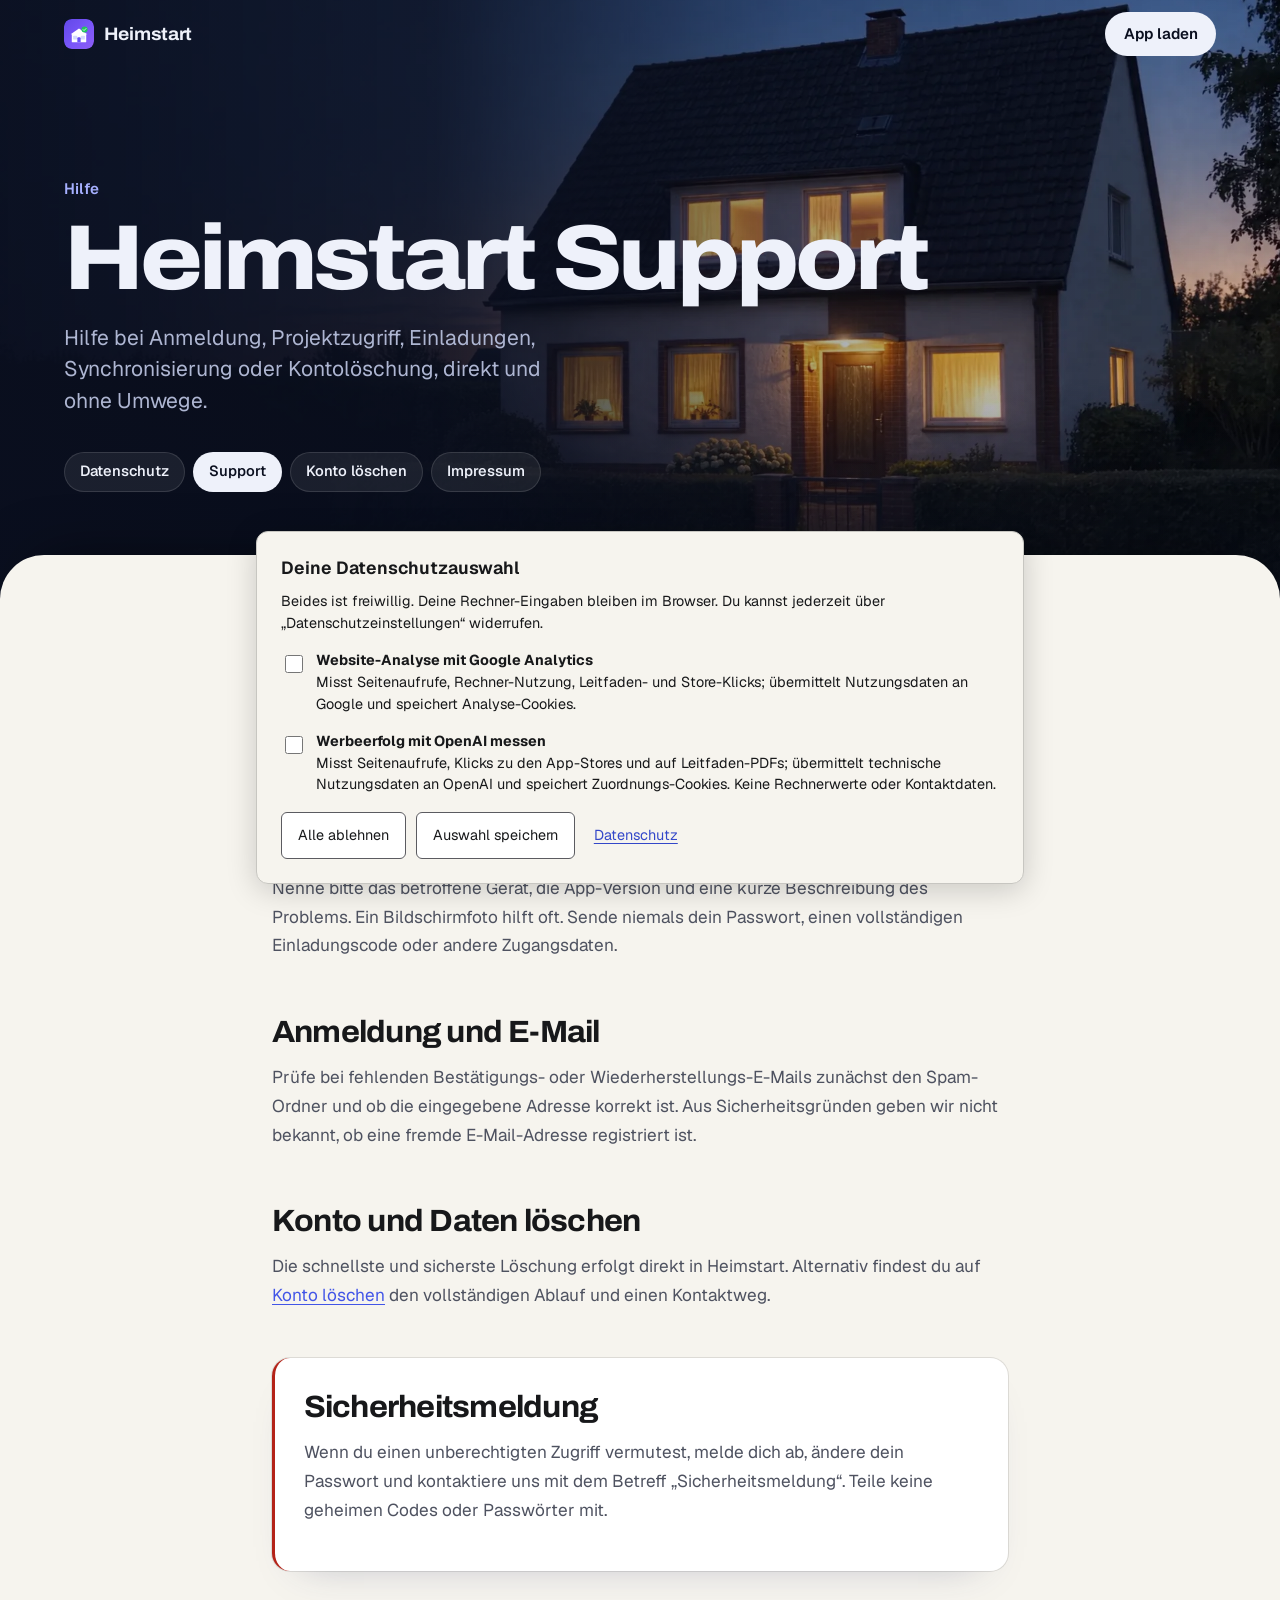
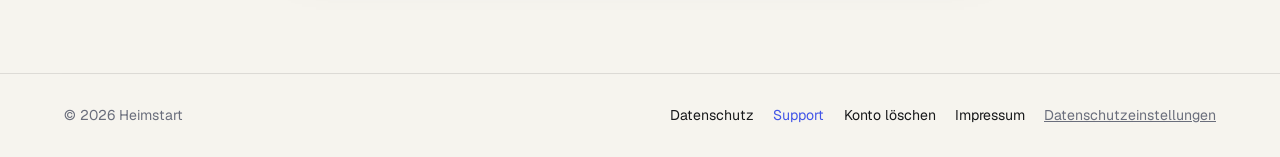
<file: support/index.html>
<!doctype html>
<html lang="de" data-phase="night">
<head>
<meta charset="utf-8">
<meta http-equiv="Content-Security-Policy" content="default-src 'self'; base-uri 'self'; object-src 'none'; form-action 'self'; script-src 'self' 'sha256-Du+OJKJSbdUgz5nrHeWWINvez6XKDDU/tyj/5c2uvwo=' https://www.googletagmanager.com; style-src 'self' 'unsafe-inline'; img-src https://bzr.openai.com 'self' data: blob: https://www.google-analytics.com https://region1.google-analytics.com; font-src 'self'; media-src 'self' blob:; connect-src https://bzr.openai.com 'self' https://www.google-analytics.com https://region1.google-analytics.com https://www.googletagmanager.com">
<meta name="referrer" content="strict-origin-when-cross-origin">
<meta name="viewport" content="width=device-width, initial-scale=1, viewport-fit=cover">
<title>Heimstart Support | Heimstart</title>
<meta name="description" content="Support für die Heimstart-App: Kontakt, Hilfe bei Anmeldung, Einladungen, Synchronisierung und Kontolöschung.">
<meta name="theme-color" content="#0A0F1F">
<link rel="canonical" href="https://heimstart.de/support/">
<link rel="icon" href="../assets/brand/heimstart-signet.svg" type="image/svg+xml">
<link rel="apple-touch-icon" href="../assets/brand/heimstart-signet-180.png">
<link rel="preload" href="../assets/fonts/archivo-latin-wdth-normal.woff2" as="font" type="font/woff2" crossorigin>
<link rel="preload" href="../assets/fonts/geist-latin-wght-normal.woff2" as="font" type="font/woff2" crossorigin>
<script>document.documentElement.classList.add('js')</script>
<link rel="stylesheet" href="../assets/pages.css">
</head>
<body>
<a class="skip" href="#inhalt">Zum Inhalt springen</a>
<header class="bar">
  <a class="bar__brand" href="../" aria-label="Heimstart, zur Startseite"><img src="../assets/brand/heimstart-signet.svg" width="30" height="30" alt=""><span>Heimstart</span></a>
  <a class="bar__cta" href="../#laden" data-store-link>App laden</a>
</header>

<main>
  <section class="page-head" aria-labelledby="titel">
    <img class="page-head__img" src="../assets/media/house-night-lit.webp" width="1920" height="1080" alt="">
    <p class="page-head__kicker">Hilfe</p>
    <h1 id="titel">Heimstart Support</h1>
    <p class="page-head__lead">Hilfe bei Anmeldung, Projektzugriff, Einladungen, Synchronisierung oder Kontolöschung, direkt und ohne Umwege.</p>
    <nav class="page-nav" aria-label="Rechtliches und Hilfe">
      <a href="../datenschutz/">Datenschutz</a>
      <a href="../support/" aria-current="page">Support</a>
      <a href="../konto-loeschen/">Konto löschen</a>
      <a href="../impressum/">Impressum</a>
    </nav>
  </section>

  <div class="sheet" id="inhalt">
    <div class="sheet__grid sheet__grid--single">
      <article class="prose">
        <section class="lead-card card" aria-labelledby="kontakt" data-reveal>
          <div>
            <h2 id="kontakt" style="margin:0">So erreichst du uns</h2>
            <p>Heimstart Support<br><a href="mailto:support@heimstart.de">support@heimstart.de</a></p>
          </div>
          <a class="btn" href="mailto:support@heimstart.de?subject=Heimstart%20Supportanfrage">
            <svg viewBox="0 0 24 24" aria-hidden="true" fill="none" stroke="currentColor" stroke-width="2" stroke-linecap="round" stroke-linejoin="round"><rect x="3" y="5" width="18" height="14" rx="2.5"/><path d="m4 7 8 6 8-6"/></svg>
            Support-E-Mail schreiben
          </a>
        </section>

        <h2>Damit wir schnell helfen können</h2>
        <p>Nenne bitte das betroffene Gerät, die App-Version und eine kurze Beschreibung des Problems. Ein Bildschirmfoto hilft oft. Sende niemals dein Passwort, einen vollständigen Einladungscode oder andere Zugangsdaten.</p>

        <h2>Anmeldung und E-Mail</h2>
        <p>Prüfe bei fehlenden Bestätigungs- oder Wiederherstellungs-E-Mails zunächst den Spam-Ordner und ob die eingegebene Adresse korrekt ist. Aus Sicherheitsgründen geben wir nicht bekannt, ob eine fremde E-Mail-Adresse registriert ist.</p>

        <h2>Konto und Daten löschen</h2>
        <p>Die schnellste und sicherste Löschung erfolgt direkt in Heimstart. Alternativ findest du auf <a href="../konto-loeschen/">Konto löschen</a> den vollständigen Ablauf und einen Kontaktweg.</p>

        <section class="card callout" aria-labelledby="sicherheit" data-reveal style="margin-top:3rem">
          <h2 id="sicherheit">Sicherheitsmeldung</h2>
          <p>Wenn du einen unberechtigten Zugriff vermutest, melde dich ab, ändere dein Passwort und kontaktiere uns mit dem Betreff „Sicherheitsmeldung“. Teile keine geheimen Codes oder Passwörter mit.</p>
        </section>
      </article>
    </div>
  </div>
</main>

<footer class="foot">
  <span>© 2026 Heimstart</span>
  <nav aria-label="Rechtliches und Hilfe">
    <a href="../datenschutz/">Datenschutz</a>
    <a href="../support/" aria-current="page">Support</a>
    <a href="../konto-loeschen/">Konto löschen</a>
    <a href="../impressum/">Impressum</a>
  </nav>
</footer>
<script src="../assets/stores.js"></script>
<script src="../assets/pages.js"></script>
<script src="../assets/ads-measurement.js?v=20261117-6"></script>
<script src="../assets/analytics.js?v=20261117"></script>
</body>
</html>
</file>
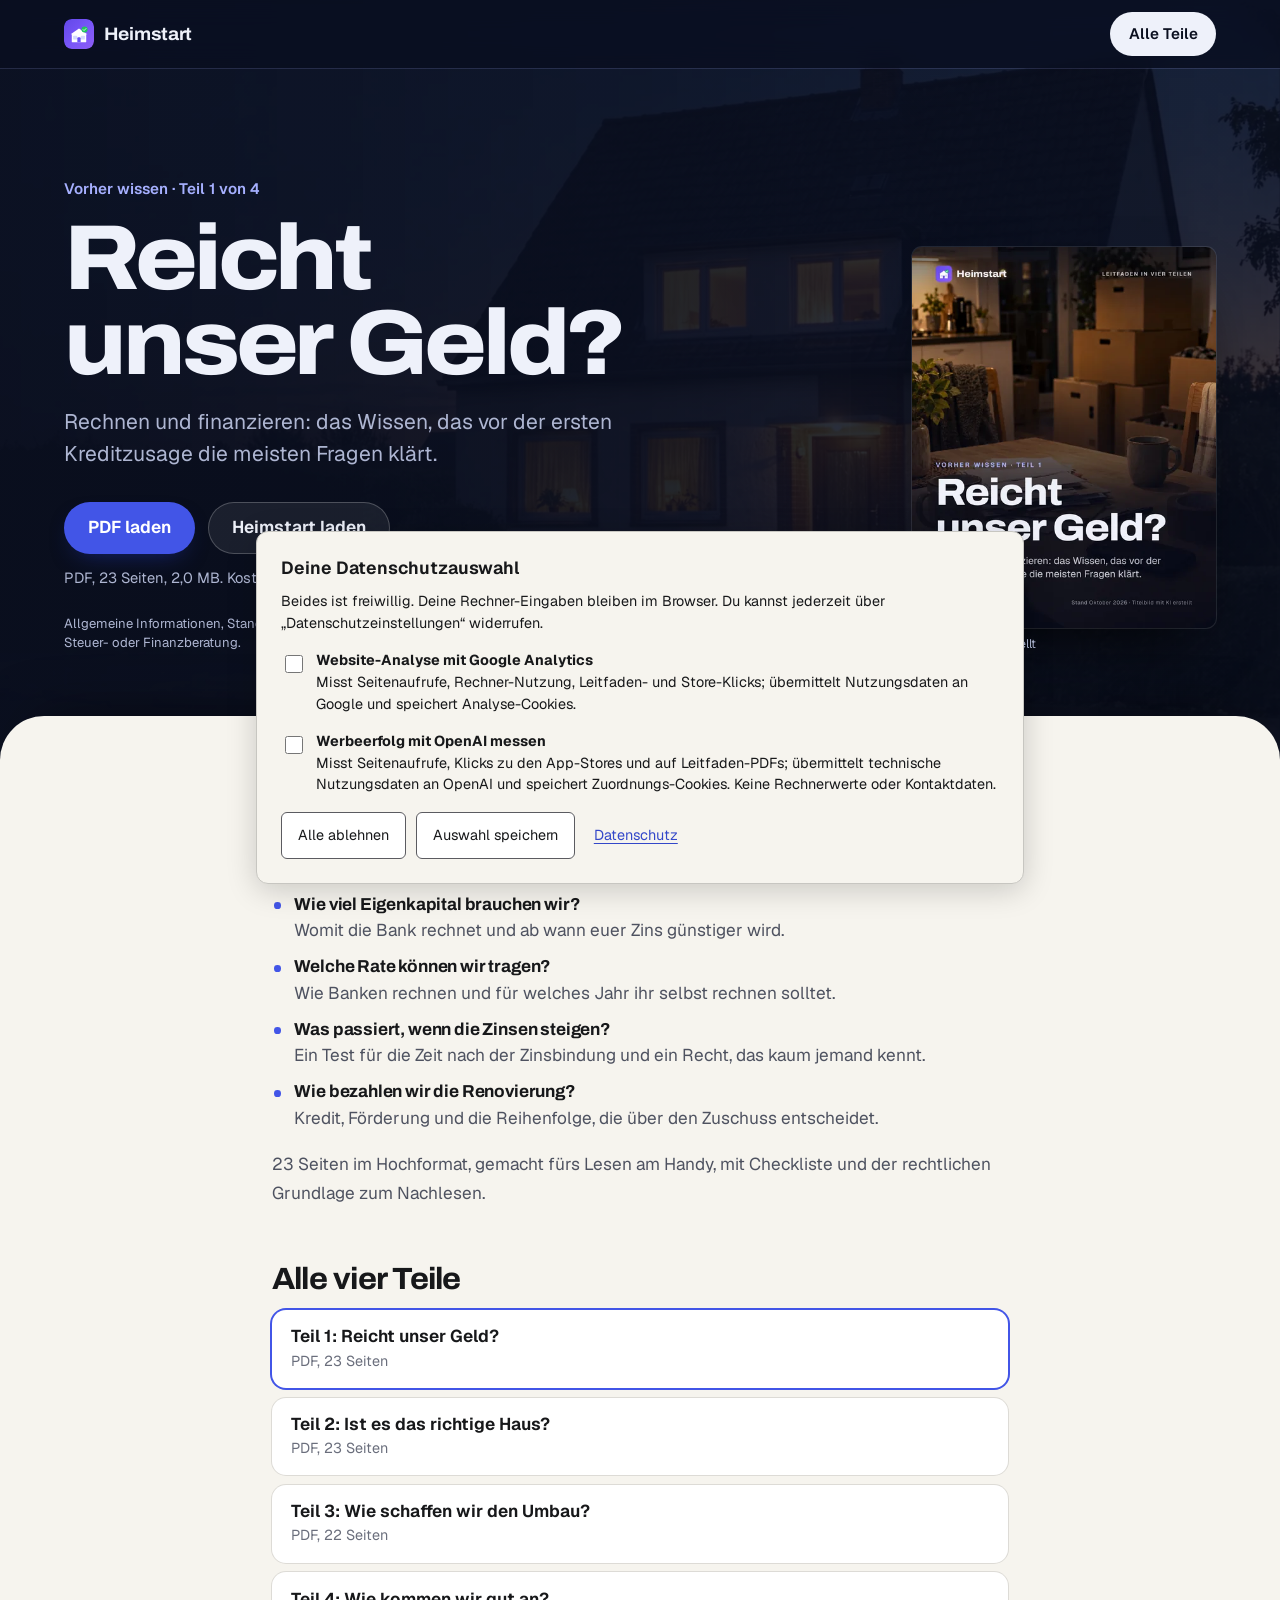
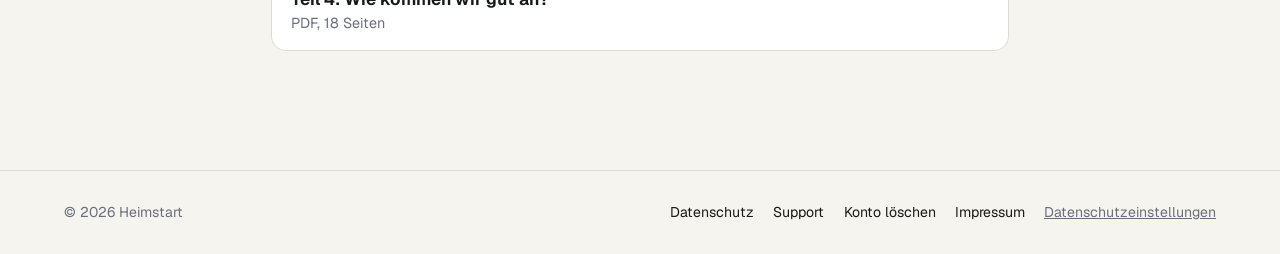
<file: leitfaden/teil-1/index.html>
<!doctype html>
<html lang="de" data-phase="night">
<head>
<meta charset="utf-8">
<meta http-equiv="Content-Security-Policy" content="default-src 'self'; base-uri 'self'; object-src 'none'; form-action 'self'; script-src 'self' 'sha256-Du+OJKJSbdUgz5nrHeWWINvez6XKDDU/tyj/5c2uvwo=' https://www.googletagmanager.com; style-src 'self' 'unsafe-inline'; img-src https://bzr.openai.com 'self' data: blob: https://www.google-analytics.com https://region1.google-analytics.com; font-src 'self'; media-src 'self' blob:; connect-src https://bzr.openai.com 'self' https://www.google-analytics.com https://region1.google-analytics.com https://www.googletagmanager.com">
<meta name="referrer" content="strict-origin-when-cross-origin">
<meta name="viewport" content="width=device-width, initial-scale=1, viewport-fit=cover">
<title>Reicht unser Geld? Leitfaden Teil 1 als PDF | Heimstart</title>
<meta name="description" content="Kaufnebenkosten, Eigenkapital, tragbare Rate, Tilgung und Zinsrisiko: Teil 1 des kostenlosen Leitfadens „Vorher wissen“, 23 Seiten als PDF, ohne Anmeldung.">
<meta name="theme-color" content="#0A0F1F">
<link rel="canonical" href="https://heimstart.de/leitfaden/teil-1/">
<link rel="icon" href="/assets/brand/heimstart-signet.svg" type="image/svg+xml">
<link rel="apple-touch-icon" href="/assets/brand/heimstart-signet-180.png">
<meta property="og:type" content="website">
<meta property="og:locale" content="de_DE">
<meta property="og:url" content="https://heimstart.de/leitfaden/teil-1/">
<meta property="og:title" content="Reicht unser Geld? Leitfaden Teil 1 als PDF">
<meta property="og:description" content="Kaufnebenkosten, Eigenkapital, tragbare Rate, Tilgung und Zinsrisiko: Teil 1 des kostenlosen Leitfadens „Vorher wissen“, 23 Seiten als PDF, ohne Anmeldung.">
<meta property="og:image" content="https://heimstart.de/leitfaden/img/teil-1-og.jpg">
<meta property="og:image:width" content="1200">
<meta property="og:image:height" content="630">
<meta property="og:image:alt" content="Titelseite von Teil 1: Reicht unser Geld?">
<meta name="twitter:card" content="summary_large_image">
<link rel="preload" href="/assets/fonts/archivo-latin-wdth-normal.woff2" as="font" type="font/woff2" crossorigin>
<link rel="preload" href="/assets/fonts/geist-latin-wght-normal.woff2" as="font" type="font/woff2" crossorigin>
<script>document.documentElement.classList.add('js')</script>
<link rel="stylesheet" href="/assets/pages.css">
<link rel="stylesheet" href="/assets/leitfaden.css?v=20261029b">
</head>
<body>
<a class="skip" href="#inhalt">Zum Inhalt springen</a>
<header class="bar">
  <a class="bar__brand" href="/" aria-label="Heimstart, zur Startseite"><img src="/assets/brand/heimstart-signet.svg" width="30" height="30" alt=""><span>Heimstart</span></a>
  <a class="bar__cta" href="/leitfaden/" data-keep-utm>Alle Teile</a>
</header>

<main>
  <section class="page-head lf-head" aria-labelledby="titel">
    <img class="page-head__img" src="/assets/media/house-night-lit.webp" width="1920" height="1080" alt="">
    <div class="lf-hero">
      <div>
        <p class="page-head__kicker">Vorher wissen · Teil 1 von 4</p>
        <h1 id="titel">Reicht unser Geld?</h1>
        <p class="page-head__lead">Rechnen und finanzieren: das Wissen, das vor der ersten Kreditzusage die meisten Fragen klärt.</p>
        <div class="lf-get" data-teil="1">
          <p class="lf-get__soon" data-soon>Teil 1 erscheint am <time datetime="2026-10-29" data-datum>Donnerstag, 29.&nbsp;Oktober 2026</time>. <a href="/leitfaden/" data-keep-utm>Alle Teile im Überblick</a></p>
          <a class="btn" data-open hidden data-pdf data-leitfaden="1" type="application/pdf">PDF laden</a>
          <a class="lf-ghost" href="/app/?utm_source=website&amp;utm_medium=leitfaden&amp;utm_campaign=vorher-wissen-teil1" data-keep-utm>Heimstart laden</a>
          <p class="lf-get__meta" data-open hidden>PDF, 23 Seiten, 2,0 MB. Kostenlos und ohne Anmeldung.</p>
        </div>
        <p class="lf-note">Allgemeine Informationen, Stand Oktober 2026. Keine Rechts-, Steuer- oder Finanzberatung.</p>
      </div>
      <figure class="lf-cover">
        <img src="/leitfaden/img/teil-1-480.webp" srcset="/leitfaden/img/teil-1-480.webp 480w, /leitfaden/img/teil-1-960.webp 960w" sizes="(min-width: 900px) 19rem, 15rem" width="480" height="601" alt="Titelseite von Teil 1: Reicht unser Geld?">
        <figcaption>Titelbild mit KI erstellt</figcaption>
      </figure>
    </div>
  </section>

  <div class="sheet" id="inhalt">
    <div class="sheet__grid sheet__grid--single">
      <article class="prose">
        <h2>Das klärt Teil 1</h2>
        <ul class="lf-fragen">
          <li><strong>Was kostet das Haus wirklich?</strong> Kaufpreis, Nebenkosten und alles, was nach dem Notartermin noch kommt.</li>
          <li><strong>Wie viel Eigenkapital brauchen wir?</strong> Womit die Bank rechnet und ab wann euer Zins günstiger wird.</li>
          <li><strong>Welche Rate können wir tragen?</strong> Wie Banken rechnen und für welches Jahr ihr selbst rechnen solltet.</li>
          <li><strong>Was passiert, wenn die Zinsen steigen?</strong> Ein Test für die Zeit nach der Zinsbindung und ein Recht, das kaum jemand kennt.</li>
          <li><strong>Wie bezahlen wir die Renovierung?</strong> Kredit, Förderung und die Reihenfolge, die über den Zuschuss entscheidet.</li>
        </ul>
        <p>23 Seiten im Hochformat, gemacht fürs Lesen am Handy, mit Checkliste und der rechtlichen Grundlage zum Nachlesen.</p>

        <h2>Alle vier Teile</h2>
        <ol class="lf-reihe">
          <li data-teil="1"><a href="/leitfaden/teil-1/" data-keep-utm aria-current="page"><b>Teil 1: Reicht unser Geld?</b><small data-soon>erscheint am <time datetime="2026-11-05" data-datum="kurz">5.&nbsp;November 2026</time></small><small data-open hidden>PDF, 23 Seiten</small></a></li>
          <li data-teil="2"><a href="/leitfaden/teil-2/" data-keep-utm><b>Teil 2: Ist es das richtige Haus?</b><small data-soon>erscheint am <time datetime="2026-11-12" data-datum="kurz">12.&nbsp;November 2026</time></small><small data-open hidden>PDF, 23 Seiten</small></a></li>
          <li data-teil="3"><a href="/leitfaden/teil-3/" data-keep-utm><b>Teil 3: Wie schaffen wir den Umbau?</b><small data-soon>erscheint am <time datetime="2026-11-19" data-datum="kurz">19.&nbsp;November 2026</time></small><small data-open hidden>PDF, 22 Seiten</small></a></li>
          <li data-teil="4"><a href="/leitfaden/teil-4/" data-keep-utm><b>Teil 4: Wie kommen wir gut an?</b><small data-soon>erscheint am <time datetime="2026-11-26" data-datum="kurz">26.&nbsp;November 2026</time></small><small data-open hidden>PDF, 18 Seiten</small></a></li>
        </ol>
      </article>
    </div>
  </div>
</main>

<footer class="foot">
  <span>© 2026 Heimstart</span>
  <nav aria-label="Rechtliches und Hilfe">
    <a href="/datenschutz/">Datenschutz</a>
    <a href="/support/">Support</a>
    <a href="/konto-loeschen/">Konto löschen</a>
    <a href="/impressum/">Impressum</a>
  </nav>
</footer>
<script src="/assets/pages.js"></script>
<script src="/assets/leitfaden.js?v=20261029"></script>
<script src="/assets/ads-measurement.js?v=20261117-6"></script>
<script src="/assets/analytics.js?v=20261117"></script>
</body>
</html>
</file>
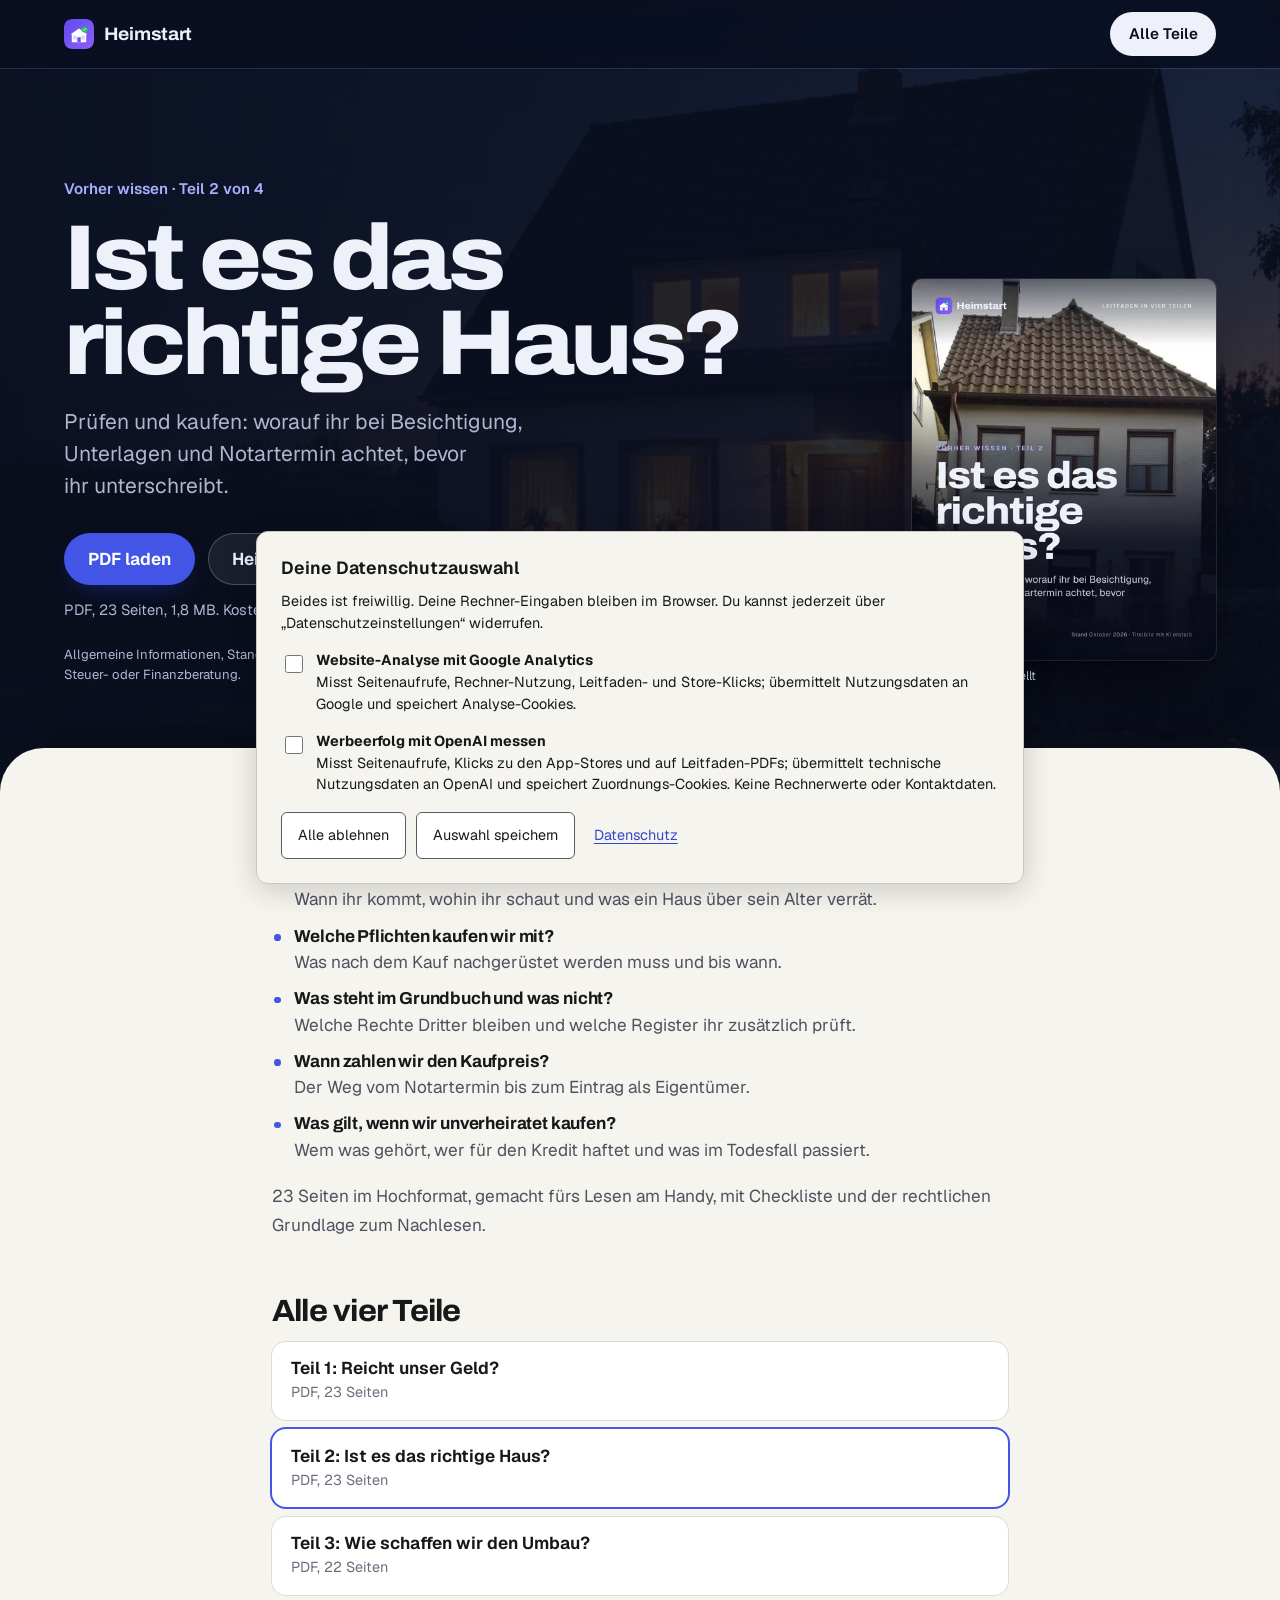
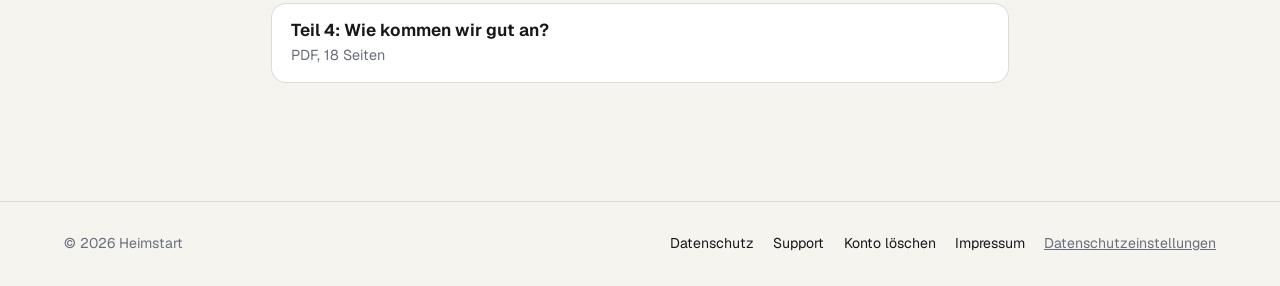
<file: leitfaden/teil-2/index.html>
<!doctype html>
<html lang="de" data-phase="night">
<head>
<meta charset="utf-8">
<meta http-equiv="Content-Security-Policy" content="default-src 'self'; base-uri 'self'; object-src 'none'; form-action 'self'; script-src 'self' 'sha256-Du+OJKJSbdUgz5nrHeWWINvez6XKDDU/tyj/5c2uvwo=' https://www.googletagmanager.com; style-src 'self' 'unsafe-inline'; img-src https://bzr.openai.com 'self' data: blob: https://www.google-analytics.com https://region1.google-analytics.com; font-src 'self'; media-src 'self' blob:; connect-src https://bzr.openai.com 'self' https://www.google-analytics.com https://region1.google-analytics.com https://www.googletagmanager.com">
<meta name="referrer" content="strict-origin-when-cross-origin">
<meta name="viewport" content="width=device-width, initial-scale=1, viewport-fit=cover">
<title>Ist es das richtige Haus? Leitfaden Teil 2 als PDF | Heimstart</title>
<meta name="description" content="Besichtigung, Nachrüstpflichten, Grundbuch, Kaufpreiszahlung und Kauf ohne Trauschein: Teil 2 des kostenlosen Leitfadens „Vorher wissen“, 23 Seiten als PDF, ohne Anmeldung.">
<meta name="theme-color" content="#0A0F1F">
<link rel="canonical" href="https://heimstart.de/leitfaden/teil-2/">
<link rel="icon" href="/assets/brand/heimstart-signet.svg" type="image/svg+xml">
<link rel="apple-touch-icon" href="/assets/brand/heimstart-signet-180.png">
<meta property="og:type" content="website">
<meta property="og:locale" content="de_DE">
<meta property="og:url" content="https://heimstart.de/leitfaden/teil-2/">
<meta property="og:title" content="Ist es das richtige Haus? Leitfaden Teil 2 als PDF">
<meta property="og:description" content="Besichtigung, Nachrüstpflichten, Grundbuch, Kaufpreiszahlung und Kauf ohne Trauschein: Teil 2 des kostenlosen Leitfadens „Vorher wissen“, 23 Seiten als PDF, ohne Anmeldung.">
<meta property="og:image" content="https://heimstart.de/leitfaden/img/teil-2-og.jpg">
<meta property="og:image:width" content="1200">
<meta property="og:image:height" content="630">
<meta property="og:image:alt" content="Titelseite von Teil 2: Ist es das richtige Haus?">
<meta name="twitter:card" content="summary_large_image">
<link rel="preload" href="/assets/fonts/archivo-latin-wdth-normal.woff2" as="font" type="font/woff2" crossorigin>
<link rel="preload" href="/assets/fonts/geist-latin-wght-normal.woff2" as="font" type="font/woff2" crossorigin>
<script>document.documentElement.classList.add('js')</script>
<link rel="stylesheet" href="/assets/pages.css">
<link rel="stylesheet" href="/assets/leitfaden.css?v=20261029b">
</head>
<body>
<a class="skip" href="#inhalt">Zum Inhalt springen</a>
<header class="bar">
  <a class="bar__brand" href="/" aria-label="Heimstart, zur Startseite"><img src="/assets/brand/heimstart-signet.svg" width="30" height="30" alt=""><span>Heimstart</span></a>
  <a class="bar__cta" href="/leitfaden/" data-keep-utm>Alle Teile</a>
</header>

<main>
  <section class="page-head lf-head" aria-labelledby="titel">
    <img class="page-head__img" src="/assets/media/house-night-lit.webp" width="1920" height="1080" alt="">
    <div class="lf-hero">
      <div>
        <p class="page-head__kicker">Vorher wissen · Teil 2 von 4</p>
        <h1 id="titel">Ist es das richtige Haus?</h1>
        <p class="page-head__lead">Prüfen und kaufen: worauf ihr bei Besichtigung, Unterlagen und Notartermin achtet, bevor ihr unterschreibt.</p>
        <div class="lf-get" data-teil="2">
          <p class="lf-get__soon" data-soon>Teil 2 erscheint am <time datetime="2026-11-12" data-datum>Donnerstag, 12.&nbsp;November 2026</time>. <a href="/leitfaden/" data-keep-utm>Alle Teile im Überblick</a></p>
          <a class="btn" data-open hidden data-pdf data-leitfaden="2" type="application/pdf">PDF laden</a>
          <a class="lf-ghost" href="/app/?utm_source=website&amp;utm_medium=leitfaden&amp;utm_campaign=vorher-wissen-teil2" data-keep-utm>Heimstart laden</a>
          <p class="lf-get__meta" data-open hidden>PDF, 23 Seiten, 1,8 MB. Kostenlos und ohne Anmeldung.</p>
        </div>
        <p class="lf-note">Allgemeine Informationen, Stand Oktober 2026. Keine Rechts-, Steuer- oder Finanzberatung.</p>
      </div>
      <figure class="lf-cover">
        <img src="/leitfaden/img/teil-2-480.webp" srcset="/leitfaden/img/teil-2-480.webp 480w, /leitfaden/img/teil-2-960.webp 960w" sizes="(min-width: 900px) 19rem, 15rem" width="480" height="601" alt="Titelseite von Teil 2: Ist es das richtige Haus?">
        <figcaption>Titelbild mit KI erstellt</figcaption>
      </figure>
    </div>
  </section>

  <div class="sheet" id="inhalt">
    <div class="sheet__grid sheet__grid--single">
      <article class="prose">
        <h2>Das klärt Teil 2</h2>
        <ul class="lf-fragen">
          <li><strong>Worauf achten wir bei der Besichtigung?</strong> Wann ihr kommt, wohin ihr schaut und was ein Haus über sein Alter verrät.</li>
          <li><strong>Welche Pflichten kaufen wir mit?</strong> Was nach dem Kauf nachgerüstet werden muss und bis wann.</li>
          <li><strong>Was steht im Grundbuch und was nicht?</strong> Welche Rechte Dritter bleiben und welche Register ihr zusätzlich prüft.</li>
          <li><strong>Wann zahlen wir den Kaufpreis?</strong> Der Weg vom Notartermin bis zum Eintrag als Eigentümer.</li>
          <li><strong>Was gilt, wenn wir unverheiratet kaufen?</strong> Wem was gehört, wer für den Kredit haftet und was im Todesfall passiert.</li>
        </ul>
        <p>23 Seiten im Hochformat, gemacht fürs Lesen am Handy, mit Checkliste und der rechtlichen Grundlage zum Nachlesen.</p>

        <h2>Alle vier Teile</h2>
        <ol class="lf-reihe">
          <li data-teil="1"><a href="/leitfaden/teil-1/" data-keep-utm><b>Teil 1: Reicht unser Geld?</b><small data-soon>erscheint am <time datetime="2026-11-05" data-datum="kurz">5.&nbsp;November 2026</time></small><small data-open hidden>PDF, 23 Seiten</small></a></li>
          <li data-teil="2"><a href="/leitfaden/teil-2/" data-keep-utm aria-current="page"><b>Teil 2: Ist es das richtige Haus?</b><small data-soon>erscheint am <time datetime="2026-11-12" data-datum="kurz">12.&nbsp;November 2026</time></small><small data-open hidden>PDF, 23 Seiten</small></a></li>
          <li data-teil="3"><a href="/leitfaden/teil-3/" data-keep-utm><b>Teil 3: Wie schaffen wir den Umbau?</b><small data-soon>erscheint am <time datetime="2026-11-19" data-datum="kurz">19.&nbsp;November 2026</time></small><small data-open hidden>PDF, 22 Seiten</small></a></li>
          <li data-teil="4"><a href="/leitfaden/teil-4/" data-keep-utm><b>Teil 4: Wie kommen wir gut an?</b><small data-soon>erscheint am <time datetime="2026-11-26" data-datum="kurz">26.&nbsp;November 2026</time></small><small data-open hidden>PDF, 18 Seiten</small></a></li>
        </ol>
      </article>
    </div>
  </div>
</main>

<footer class="foot">
  <span>© 2026 Heimstart</span>
  <nav aria-label="Rechtliches und Hilfe">
    <a href="/datenschutz/">Datenschutz</a>
    <a href="/support/">Support</a>
    <a href="/konto-loeschen/">Konto löschen</a>
    <a href="/impressum/">Impressum</a>
  </nav>
</footer>
<script src="/assets/pages.js"></script>
<script src="/assets/leitfaden.js?v=20261029"></script>
<script src="/assets/ads-measurement.js?v=20261117-6"></script>
<script src="/assets/analytics.js?v=20261117"></script>
</body>
</html>
</file>
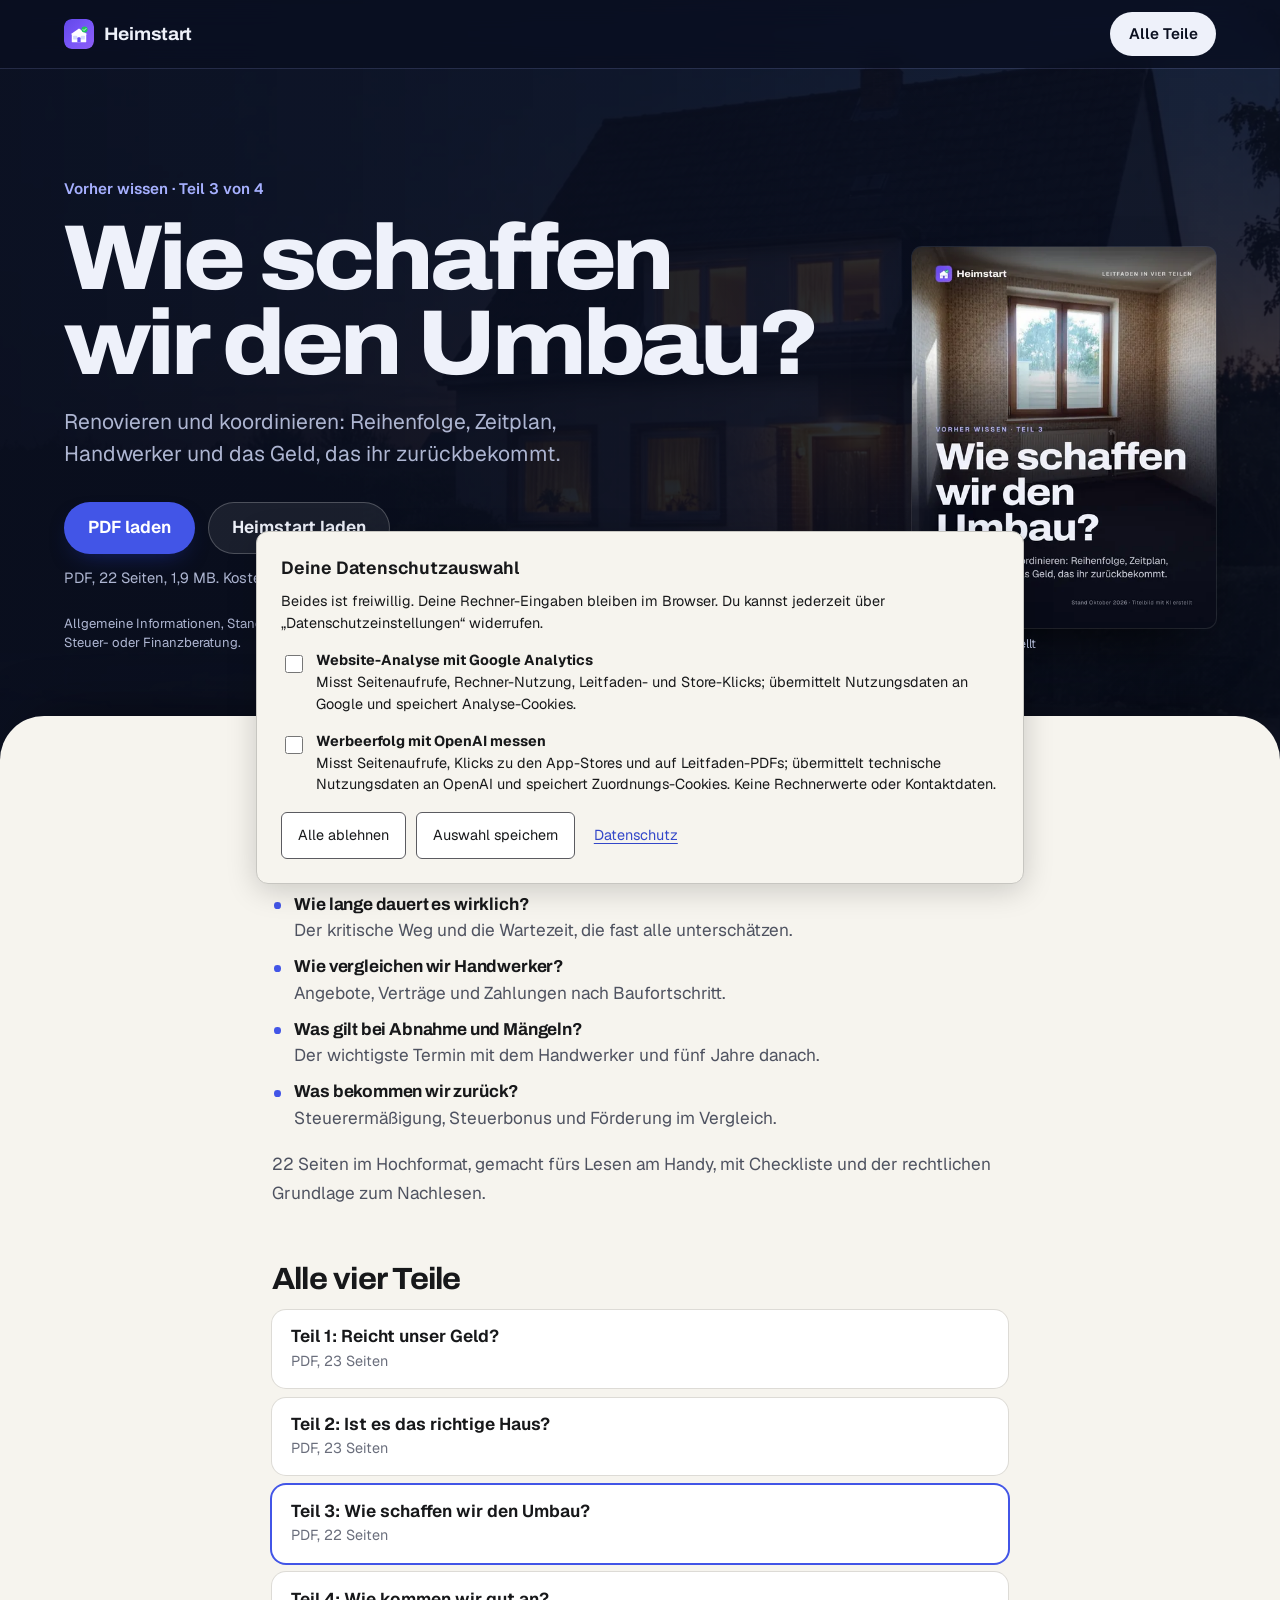
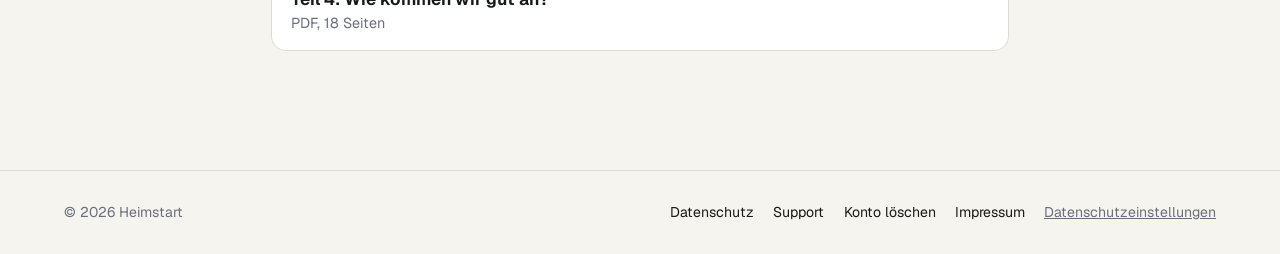
<file: leitfaden/teil-3/index.html>
<!doctype html>
<html lang="de" data-phase="night">
<head>
<meta charset="utf-8">
<meta http-equiv="Content-Security-Policy" content="default-src 'self'; base-uri 'self'; object-src 'none'; form-action 'self'; script-src 'self' 'sha256-Du+OJKJSbdUgz5nrHeWWINvez6XKDDU/tyj/5c2uvwo=' https://www.googletagmanager.com; style-src 'self' 'unsafe-inline'; img-src https://bzr.openai.com 'self' data: blob: https://www.google-analytics.com https://region1.google-analytics.com; font-src 'self'; media-src 'self' blob:; connect-src https://bzr.openai.com 'self' https://www.google-analytics.com https://region1.google-analytics.com https://www.googletagmanager.com">
<meta name="referrer" content="strict-origin-when-cross-origin">
<meta name="viewport" content="width=device-width, initial-scale=1, viewport-fit=cover">
<title>Wie schaffen wir den Umbau? Leitfaden Teil 3 als PDF | Heimstart</title>
<meta name="description" content="Reihenfolge der Gewerke, realistische Dauer, Handwerkerangebote, Abnahme und Förderung: Teil 3 des kostenlosen Leitfadens „Vorher wissen“, 22 Seiten als PDF, ohne Anmeldung.">
<meta name="theme-color" content="#0A0F1F">
<link rel="canonical" href="https://heimstart.de/leitfaden/teil-3/">
<link rel="icon" href="/assets/brand/heimstart-signet.svg" type="image/svg+xml">
<link rel="apple-touch-icon" href="/assets/brand/heimstart-signet-180.png">
<meta property="og:type" content="website">
<meta property="og:locale" content="de_DE">
<meta property="og:url" content="https://heimstart.de/leitfaden/teil-3/">
<meta property="og:title" content="Wie schaffen wir den Umbau? Leitfaden Teil 3 als PDF">
<meta property="og:description" content="Reihenfolge der Gewerke, realistische Dauer, Handwerkerangebote, Abnahme und Förderung: Teil 3 des kostenlosen Leitfadens „Vorher wissen“, 22 Seiten als PDF, ohne Anmeldung.">
<meta property="og:image" content="https://heimstart.de/leitfaden/img/teil-3-og.jpg">
<meta property="og:image:width" content="1200">
<meta property="og:image:height" content="630">
<meta property="og:image:alt" content="Titelseite von Teil 3: Wie schaffen wir den Umbau?">
<meta name="twitter:card" content="summary_large_image">
<link rel="preload" href="/assets/fonts/archivo-latin-wdth-normal.woff2" as="font" type="font/woff2" crossorigin>
<link rel="preload" href="/assets/fonts/geist-latin-wght-normal.woff2" as="font" type="font/woff2" crossorigin>
<script>document.documentElement.classList.add('js')</script>
<link rel="stylesheet" href="/assets/pages.css">
<link rel="stylesheet" href="/assets/leitfaden.css?v=20261029b">
</head>
<body>
<a class="skip" href="#inhalt">Zum Inhalt springen</a>
<header class="bar">
  <a class="bar__brand" href="/" aria-label="Heimstart, zur Startseite"><img src="/assets/brand/heimstart-signet.svg" width="30" height="30" alt=""><span>Heimstart</span></a>
  <a class="bar__cta" href="/leitfaden/" data-keep-utm>Alle Teile</a>
</header>

<main>
  <section class="page-head lf-head" aria-labelledby="titel">
    <img class="page-head__img" src="/assets/media/house-night-lit.webp" width="1920" height="1080" alt="">
    <div class="lf-hero">
      <div>
        <p class="page-head__kicker">Vorher wissen · Teil 3 von 4</p>
        <h1 id="titel">Wie schaffen wir den Umbau?</h1>
        <p class="page-head__lead">Renovieren und koordinieren: Reihenfolge, Zeitplan, Handwerker und das Geld, das ihr zurückbekommt.</p>
        <div class="lf-get" data-teil="3">
          <p class="lf-get__soon" data-soon>Teil 3 erscheint am <time datetime="2026-11-19" data-datum>Donnerstag, 19.&nbsp;November 2026</time>. <a href="/leitfaden/" data-keep-utm>Alle Teile im Überblick</a></p>
          <a class="btn" data-open hidden data-pdf data-leitfaden="3" type="application/pdf">PDF laden</a>
          <a class="lf-ghost" href="/app/?utm_source=website&amp;utm_medium=leitfaden&amp;utm_campaign=vorher-wissen-teil3" data-keep-utm>Heimstart laden</a>
          <p class="lf-get__meta" data-open hidden>PDF, 22 Seiten, 1,9 MB. Kostenlos und ohne Anmeldung.</p>
        </div>
        <p class="lf-note">Allgemeine Informationen, Stand Oktober 2026. Keine Rechts-, Steuer- oder Finanzberatung.</p>
      </div>
      <figure class="lf-cover">
        <img src="/leitfaden/img/teil-3-480.webp" srcset="/leitfaden/img/teil-3-480.webp 480w, /leitfaden/img/teil-3-960.webp 960w" sizes="(min-width: 900px) 19rem, 15rem" width="480" height="601" alt="Titelseite von Teil 3: Wie schaffen wir den Umbau?">
        <figcaption>Titelbild mit KI erstellt</figcaption>
      </figure>
    </div>
  </section>

  <div class="sheet" id="inhalt">
    <div class="sheet__grid sheet__grid--single">
      <article class="prose">
        <h2>Das klärt Teil 3</h2>
        <ul class="lf-fragen">
          <li><strong>In welcher Reihenfolge renovieren wir?</strong> Welches Gewerk auf welches folgt und warum.</li>
          <li><strong>Wie lange dauert es wirklich?</strong> Der kritische Weg und die Wartezeit, die fast alle unterschätzen.</li>
          <li><strong>Wie vergleichen wir Handwerker?</strong> Angebote, Verträge und Zahlungen nach Baufortschritt.</li>
          <li><strong>Was gilt bei Abnahme und Mängeln?</strong> Der wichtigste Termin mit dem Handwerker und fünf Jahre danach.</li>
          <li><strong>Was bekommen wir zurück?</strong> Steuerermäßigung, Steuerbonus und Förderung im Vergleich.</li>
        </ul>
        <p>22 Seiten im Hochformat, gemacht fürs Lesen am Handy, mit Checkliste und der rechtlichen Grundlage zum Nachlesen.</p>

        <h2>Alle vier Teile</h2>
        <ol class="lf-reihe">
          <li data-teil="1"><a href="/leitfaden/teil-1/" data-keep-utm><b>Teil 1: Reicht unser Geld?</b><small data-soon>erscheint am <time datetime="2026-11-05" data-datum="kurz">5.&nbsp;November 2026</time></small><small data-open hidden>PDF, 23 Seiten</small></a></li>
          <li data-teil="2"><a href="/leitfaden/teil-2/" data-keep-utm><b>Teil 2: Ist es das richtige Haus?</b><small data-soon>erscheint am <time datetime="2026-11-12" data-datum="kurz">12.&nbsp;November 2026</time></small><small data-open hidden>PDF, 23 Seiten</small></a></li>
          <li data-teil="3"><a href="/leitfaden/teil-3/" data-keep-utm aria-current="page"><b>Teil 3: Wie schaffen wir den Umbau?</b><small data-soon>erscheint am <time datetime="2026-11-19" data-datum="kurz">19.&nbsp;November 2026</time></small><small data-open hidden>PDF, 22 Seiten</small></a></li>
          <li data-teil="4"><a href="/leitfaden/teil-4/" data-keep-utm><b>Teil 4: Wie kommen wir gut an?</b><small data-soon>erscheint am <time datetime="2026-11-26" data-datum="kurz">26.&nbsp;November 2026</time></small><small data-open hidden>PDF, 18 Seiten</small></a></li>
        </ol>
      </article>
    </div>
  </div>
</main>

<footer class="foot">
  <span>© 2026 Heimstart</span>
  <nav aria-label="Rechtliches und Hilfe">
    <a href="/datenschutz/">Datenschutz</a>
    <a href="/support/">Support</a>
    <a href="/konto-loeschen/">Konto löschen</a>
    <a href="/impressum/">Impressum</a>
  </nav>
</footer>
<script src="/assets/pages.js"></script>
<script src="/assets/leitfaden.js?v=20261029"></script>
<script src="/assets/ads-measurement.js?v=20261117-6"></script>
<script src="/assets/analytics.js?v=20261117"></script>
</body>
</html>
</file>
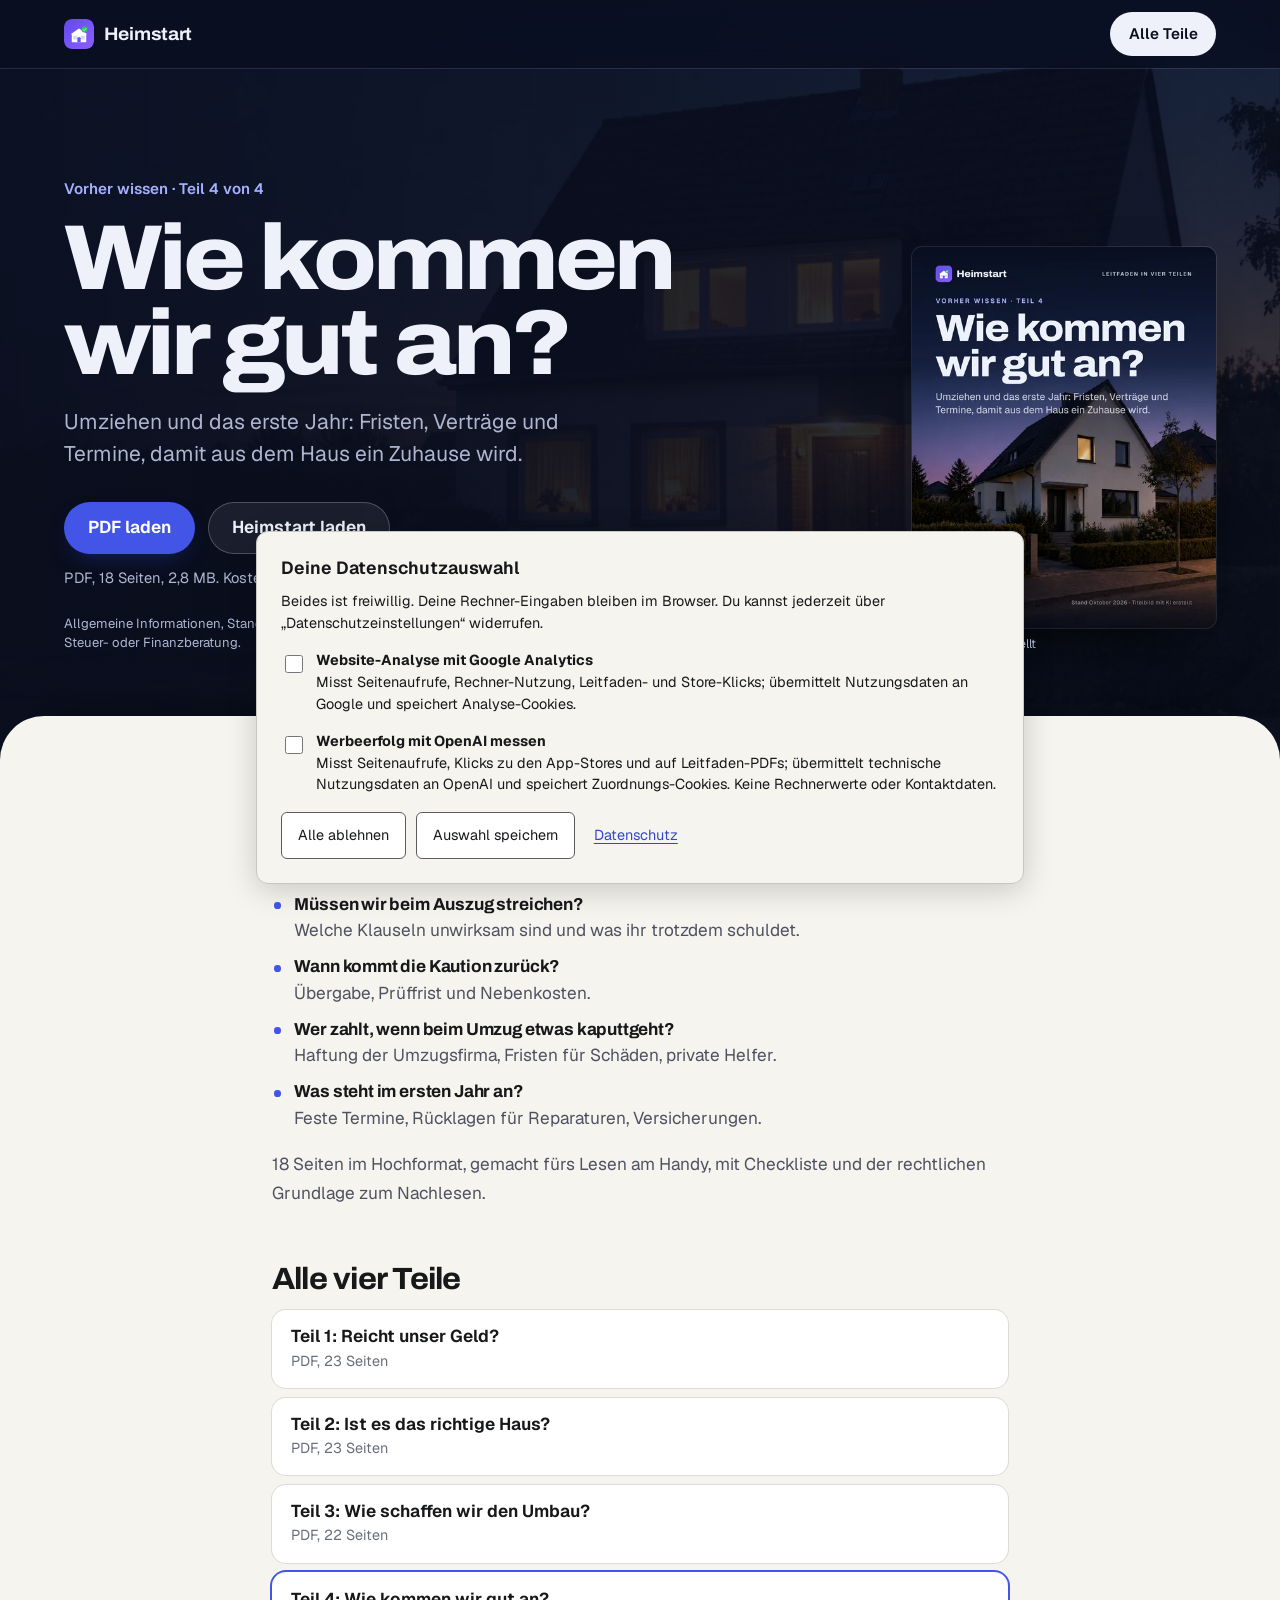
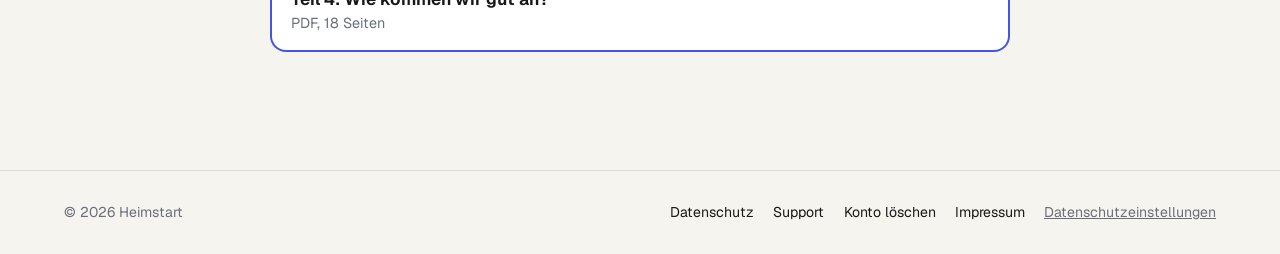
<file: leitfaden/teil-4/index.html>
<!doctype html>
<html lang="de" data-phase="night">
<head>
<meta charset="utf-8">
<meta http-equiv="Content-Security-Policy" content="default-src 'self'; base-uri 'self'; object-src 'none'; form-action 'self'; script-src 'self' 'sha256-Du+OJKJSbdUgz5nrHeWWINvez6XKDDU/tyj/5c2uvwo=' https://www.googletagmanager.com; style-src 'self' 'unsafe-inline'; img-src https://bzr.openai.com 'self' data: blob: https://www.google-analytics.com https://region1.google-analytics.com; font-src 'self'; media-src 'self' blob:; connect-src https://bzr.openai.com 'self' https://www.google-analytics.com https://region1.google-analytics.com https://www.googletagmanager.com">
<meta name="referrer" content="strict-origin-when-cross-origin">
<meta name="viewport" content="width=device-width, initial-scale=1, viewport-fit=cover">
<title>Wie kommen wir gut an? Leitfaden Teil 4 als PDF | Heimstart</title>
<meta name="description" content="Kündigung der alten Wohnung, Auszug, Kaution, Schäden beim Umzug und das erste Jahr im Haus: Teil 4 des kostenlosen Leitfadens „Vorher wissen“, 18 Seiten als PDF, ohne Anmeldung.">
<meta name="theme-color" content="#0A0F1F">
<link rel="canonical" href="https://heimstart.de/leitfaden/teil-4/">
<link rel="icon" href="/assets/brand/heimstart-signet.svg" type="image/svg+xml">
<link rel="apple-touch-icon" href="/assets/brand/heimstart-signet-180.png">
<meta property="og:type" content="website">
<meta property="og:locale" content="de_DE">
<meta property="og:url" content="https://heimstart.de/leitfaden/teil-4/">
<meta property="og:title" content="Wie kommen wir gut an? Leitfaden Teil 4 als PDF">
<meta property="og:description" content="Kündigung der alten Wohnung, Auszug, Kaution, Schäden beim Umzug und das erste Jahr im Haus: Teil 4 des kostenlosen Leitfadens „Vorher wissen“, 18 Seiten als PDF, ohne Anmeldung.">
<meta property="og:image" content="https://heimstart.de/leitfaden/img/teil-4-og.jpg">
<meta property="og:image:width" content="1200">
<meta property="og:image:height" content="630">
<meta property="og:image:alt" content="Titelseite von Teil 4: Wie kommen wir gut an?">
<meta name="twitter:card" content="summary_large_image">
<link rel="preload" href="/assets/fonts/archivo-latin-wdth-normal.woff2" as="font" type="font/woff2" crossorigin>
<link rel="preload" href="/assets/fonts/geist-latin-wght-normal.woff2" as="font" type="font/woff2" crossorigin>
<script>document.documentElement.classList.add('js')</script>
<link rel="stylesheet" href="/assets/pages.css">
<link rel="stylesheet" href="/assets/leitfaden.css?v=20261029b">
</head>
<body>
<a class="skip" href="#inhalt">Zum Inhalt springen</a>
<header class="bar">
  <a class="bar__brand" href="/" aria-label="Heimstart, zur Startseite"><img src="/assets/brand/heimstart-signet.svg" width="30" height="30" alt=""><span>Heimstart</span></a>
  <a class="bar__cta" href="/leitfaden/" data-keep-utm>Alle Teile</a>
</header>

<main>
  <section class="page-head lf-head" aria-labelledby="titel">
    <img class="page-head__img" src="/assets/media/house-night-lit.webp" width="1920" height="1080" alt="">
    <div class="lf-hero">
      <div>
        <p class="page-head__kicker">Vorher wissen · Teil 4 von 4</p>
        <h1 id="titel">Wie kommen wir gut an?</h1>
        <p class="page-head__lead">Umziehen und das erste Jahr: Fristen, Verträge und Termine, damit aus dem Haus ein Zuhause wird.</p>
        <div class="lf-get" data-teil="4">
          <p class="lf-get__soon" data-soon>Teil 4 erscheint am <time datetime="2026-11-26" data-datum>Donnerstag, 26.&nbsp;November 2026</time>. <a href="/leitfaden/" data-keep-utm>Alle Teile im Überblick</a></p>
          <a class="btn" data-open hidden data-pdf data-leitfaden="4" type="application/pdf">PDF laden</a>
          <a class="lf-ghost" href="/app/?utm_source=website&amp;utm_medium=leitfaden&amp;utm_campaign=vorher-wissen-teil4" data-keep-utm>Heimstart laden</a>
          <p class="lf-get__meta" data-open hidden>PDF, 18 Seiten, 2,8 MB. Kostenlos und ohne Anmeldung.</p>
        </div>
        <p class="lf-note">Allgemeine Informationen, Stand Oktober 2026. Keine Rechts-, Steuer- oder Finanzberatung.</p>
      </div>
      <figure class="lf-cover">
        <img src="/leitfaden/img/teil-4-480.webp" srcset="/leitfaden/img/teil-4-480.webp 480w, /leitfaden/img/teil-4-960.webp 960w" sizes="(min-width: 900px) 19rem, 15rem" width="480" height="601" alt="Titelseite von Teil 4: Wie kommen wir gut an?">
        <figcaption>Titelbild mit KI erstellt</figcaption>
      </figure>
    </div>
  </section>

  <div class="sheet" id="inhalt">
    <div class="sheet__grid sheet__grid--single">
      <article class="prose">
        <h2>Das klärt Teil 4</h2>
        <ul class="lf-fragen">
          <li><strong>Wann kündigen wir die alte Wohnung?</strong> Fristen, Form und der richtige Zeitpunkt neben dem Hauskauf.</li>
          <li><strong>Müssen wir beim Auszug streichen?</strong> Welche Klauseln unwirksam sind und was ihr trotzdem schuldet.</li>
          <li><strong>Wann kommt die Kaution zurück?</strong> Übergabe, Prüffrist und Nebenkosten.</li>
          <li><strong>Wer zahlt, wenn beim Umzug etwas kaputtgeht?</strong> Haftung der Umzugsfirma, Fristen für Schäden, private Helfer.</li>
          <li><strong>Was steht im ersten Jahr an?</strong> Feste Termine, Rücklagen für Reparaturen, Versicherungen.</li>
        </ul>
        <p>18 Seiten im Hochformat, gemacht fürs Lesen am Handy, mit Checkliste und der rechtlichen Grundlage zum Nachlesen.</p>

        <h2>Alle vier Teile</h2>
        <ol class="lf-reihe">
          <li data-teil="1"><a href="/leitfaden/teil-1/" data-keep-utm><b>Teil 1: Reicht unser Geld?</b><small data-soon>erscheint am <time datetime="2026-11-05" data-datum="kurz">5.&nbsp;November 2026</time></small><small data-open hidden>PDF, 23 Seiten</small></a></li>
          <li data-teil="2"><a href="/leitfaden/teil-2/" data-keep-utm><b>Teil 2: Ist es das richtige Haus?</b><small data-soon>erscheint am <time datetime="2026-11-12" data-datum="kurz">12.&nbsp;November 2026</time></small><small data-open hidden>PDF, 23 Seiten</small></a></li>
          <li data-teil="3"><a href="/leitfaden/teil-3/" data-keep-utm><b>Teil 3: Wie schaffen wir den Umbau?</b><small data-soon>erscheint am <time datetime="2026-11-19" data-datum="kurz">19.&nbsp;November 2026</time></small><small data-open hidden>PDF, 22 Seiten</small></a></li>
          <li data-teil="4"><a href="/leitfaden/teil-4/" data-keep-utm aria-current="page"><b>Teil 4: Wie kommen wir gut an?</b><small data-soon>erscheint am <time datetime="2026-11-26" data-datum="kurz">26.&nbsp;November 2026</time></small><small data-open hidden>PDF, 18 Seiten</small></a></li>
        </ol>
      </article>
    </div>
  </div>
</main>

<footer class="foot">
  <span>© 2026 Heimstart</span>
  <nav aria-label="Rechtliches und Hilfe">
    <a href="/datenschutz/">Datenschutz</a>
    <a href="/support/">Support</a>
    <a href="/konto-loeschen/">Konto löschen</a>
    <a href="/impressum/">Impressum</a>
  </nav>
</footer>
<script src="/assets/pages.js"></script>
<script src="/assets/leitfaden.js?v=20261029"></script>
<script src="/assets/ads-measurement.js?v=20261117-6"></script>
<script src="/assets/analytics.js?v=20261117"></script>
</body>
</html>
</file>
<file: scrollcraft.css>
/* ============================================================================
   scrollcraft.css: the taste floor
   ----------------------------------------------------------------------------
   Two layers, and the split matters:

     TOKENS   what you override per brand. Colour roles, the type ramp, the
              spacing scale, elevation, motion. A brand is ~12 values.
     DEVICES  what the engine drives. Do not restyle these to taste; they are
              the mechanism. Style your own markup instead.

   Nothing here draws a "component". There are no card, badge, or pill classes,
   because a stylesheet that ships those is how every page built on it ends up
   with the same shapes. You get a floor and a vocabulary; the composition is
   yours.
   ========================================================================== */

/* ---------------------------------------------------------------- tokens -- */
:root {
  /* --- colour roles. Override these six and the page is rebranded. -------- */
  --sc-canvas:      #08090b;   /* the page ground. Drift interpolates this.   */
  --sc-surface:     #101217;   /* anything raised off the ground             */
  --sc-ink:         #f4f2ef;   /* primary text                               */
  --sc-ink-soft:    #9a9ba1;   /* secondary text. Tinted, never flat gray.   */
  --sc-accent:      #d8ff3e;   /* ONE accent. It owns a region, not confetti. */
  --sc-accent-ink:  #08090b;   /* text that sits on the accent               */

  --sc-hairline:    color-mix(in oklab, var(--sc-ink) 12%, transparent);
  --sc-hairline-strong: color-mix(in oklab, var(--sc-ink) 22%, transparent);

  /* --- type. Two families max. Display carries voice, text carries prose. - */
  --sc-font-display: "Instrument Sans", "Geist", system-ui, sans-serif;
  --sc-font-text:    "Geist", system-ui, sans-serif;
  --sc-font-mono:    "Geist Mono", ui-monospace, monospace;

  /* Fluid ramp. Tracking tightens as size grows because a face set at 6rem
     with 0 tracking reads loose; this is optical correction, not decoration. */
  --sc-t-xs:   clamp(0.75rem, 0.72rem + 0.15vw, 0.82rem);
  --sc-t-sm:   clamp(0.875rem, 0.84rem + 0.18vw, 0.95rem);
  --sc-t-base: clamp(1rem, 0.96rem + 0.22vw, 1.125rem);
  --sc-t-lg:   clamp(1.2rem, 1.1rem + 0.5vw, 1.5rem);
  --sc-t-xl:   clamp(1.6rem, 1.35rem + 1.2vw, 2.25rem);
  --sc-t-2xl:  clamp(2.1rem, 1.6rem + 2.4vw, 3.4rem);
  --sc-t-3xl:  clamp(2.8rem, 1.9rem + 4.2vw, 5rem);
  --sc-t-4xl:  clamp(3.4rem, 1.9rem + 6.6vw, 7.5rem);

  --sc-track-tight:  -0.035em;
  --sc-track-snug:   -0.02em;
  --sc-track-normal: -0.005em;
  --sc-track-wide:    0.08em;

  --sc-leading-none: 0.94;
  --sc-leading-tight: 1.06;
  --sc-leading-body: 1.62;

  --sc-measure: 62ch;

  /* --- space. 4px base: the useful middle steps an 8-only scale misses. --- */
  --sc-1: 0.25rem;  --sc-2: 0.5rem;   --sc-3: 0.75rem;  --sc-4: 1rem;
  --sc-5: 1.5rem;   --sc-6: 2rem;     --sc-7: 3rem;     --sc-8: 4rem;
  --sc-9: 6rem;     --sc-10: 8rem;    --sc-11: 12rem;

  /* Section rhythm is fluid so a phone doesn't inherit desktop air. */
  --sc-section: clamp(4.5rem, 9vw, 11rem);
  --sc-gutter:  clamp(1.25rem, 5vw, 5.5rem);
  --sc-maxw:    82rem;

  /* --- radius. Pick one scale for the page and hold it. ------------------- */
  --sc-r-sm: 6px;  --sc-r-md: 12px;  --sc-r-lg: 20px;  --sc-r-pill: 999px;

  /* --- elevation. Every shadow has an offset AND a soft blur, and is tinted
         to the canvas hue. A zero-offset coloured halo is decoration, not
         depth, so there isn't one here. ---------------------------------- */
  --sc-shadow-color: 220 40% 2%;
  --sc-e1: 0 1px 2px hsl(var(--sc-shadow-color) / 0.28),
           0 2px 6px -1px hsl(var(--sc-shadow-color) / 0.20);
  --sc-e2: 0 2px 4px hsl(var(--sc-shadow-color) / 0.24),
           0 8px 18px -4px hsl(var(--sc-shadow-color) / 0.30);
  --sc-e3: 0 4px 8px hsl(var(--sc-shadow-color) / 0.22),
           0 18px 40px -8px hsl(var(--sc-shadow-color) / 0.38),
           0 48px 90px -24px hsl(var(--sc-shadow-color) / 0.30);

  /* Edge light: a 1px top highlight sells a raised surface better than any
     amount of blur, because real raised things catch light on their lip. */
  --sc-edge: inset 0 1px 0 color-mix(in oklab, var(--sc-ink) 10%, transparent);

  /* --- motion. Built-in CSS easings are too weak for UI. ------------------ */
  --sc-ease-out:    cubic-bezier(0.23, 1, 0.32, 1);
  --sc-ease-in-out: cubic-bezier(0.77, 0, 0.175, 1);
  --sc-ease-drawer: cubic-bezier(0.32, 0.72, 0, 1);
  --sc-d-fast: 160ms;  --sc-d-base: 240ms;  --sc-d-slow: 420ms;

  --sc-z-stage: 1; --sc-z-copy: 20; --sc-z-chrome: 60;
}

/* --------------------------------------------------------------- reset -- */
*, *::before, *::after { box-sizing: border-box; }
html { -webkit-text-size-adjust: 100%; scroll-behavior: smooth; }
@media (prefers-reduced-motion: reduce) { html { scroll-behavior: auto; } }

body {
  margin: 0;
  background: var(--sc-canvas);
  color: var(--sc-ink);
  font-family: var(--sc-font-text);
  font-size: var(--sc-t-base);
  line-height: var(--sc-leading-body);
  letter-spacing: var(--sc-track-normal);
  -webkit-font-smoothing: antialiased;
  text-rendering: optimizeLegibility;
  font-synthesis-weight: none;
  overflow-x: clip;
}
img, video, canvas, svg { display: block; max-width: 100%; }
button, input, select, textarea { font: inherit; color: inherit; }

/* ------------------------------------------------- the browser surfaces --
   The parts you did not draw still carry the design. Selection, caret, focus
   ring, scrollbar and tabular numerals all ship with defaults that belong to no
   design system. Theming them is the cheapest signal that a page was built
   rather than assembled, and it is the step that gets skipped most reliably. */
::selection { background: var(--sc-accent); color: var(--sc-accent-ink); }
:root { caret-color: var(--sc-accent); accent-color: var(--sc-accent); }
:focus-visible {
  outline: 2px solid var(--sc-accent);
  outline-offset: 3px;
  border-radius: var(--sc-r-sm);
}
:where(a) { color: inherit; text-decoration-thickness: 1px; text-underline-offset: 0.22em; }
@supports (scrollbar-color: auto) {
  html { scrollbar-color: color-mix(in oklab, var(--sc-ink) 26%, transparent) transparent; scrollbar-width: thin; }
}
:where(table, .sc-nums, [data-sc-count]) { font-variant-numeric: tabular-nums; }

/* ----------------------------------------------------------- typography -- */
.sc-display {
  font-family: var(--sc-font-display);
  font-weight: 500;
  line-height: var(--sc-leading-none);
  letter-spacing: var(--sc-track-tight);
  text-wrap: balance;
  margin: 0;
}
.sc-display--xl { font-size: var(--sc-t-4xl); }
.sc-display--lg { font-size: var(--sc-t-3xl); }
.sc-display--md { font-size: var(--sc-t-2xl); letter-spacing: var(--sc-track-snug); }
.sc-lede {
  font-size: var(--sc-t-lg);
  line-height: 1.44;
  letter-spacing: var(--sc-track-snug);
  color: var(--sc-ink);
  max-width: 46ch;
  text-wrap: pretty;
  margin: 0;
}
.sc-body { max-width: var(--sc-measure); color: var(--sc-ink-soft); text-wrap: pretty; margin: 0; }
.sc-label {
  font-family: var(--sc-font-mono);
  font-size: var(--sc-t-xs);
  letter-spacing: var(--sc-track-wide);
  text-transform: uppercase;
  color: var(--sc-ink-soft);
}

/* ---------------------------------------------------------------- layout -- */
.sc-wrap { width: 100%; max-width: var(--sc-maxw); margin-inline: auto; padding-inline: var(--sc-gutter); }
.sc-section { padding-block: var(--sc-section); }
/* More space above a heading than below it: the gap belongs to the boundary,
   not to the pair. */
.sc-stack > * + * { margin-top: var(--sc-4); }
.sc-stack > :is(h1,h2,h3) { margin-top: var(--sc-7); }
.sc-stack > :is(h1,h2,h3):first-child { margin-top: 0; }
.sc-rule { height: 1px; border: 0; background: var(--sc-hairline); margin: 0; }

/* =============================================================== DEVICES ==
   Driven by the engine. Restyle your own markup, not these.                */

.sc-act--pinned { position: relative; }
.sc-stage {
  position: sticky; top: 0;
  height: 100vh; height: 100svh;
  overflow: clip;
  z-index: var(--sc-z-stage);
}

/* scrub / sequence media */
.sc-stage :is(video[data-sc-scrub], canvas[data-sc-sequence], .sc-stage__poster) {
  position: absolute; inset: 0;
  width: 100%; height: 100%;
  object-fit: cover;
}
video[data-sc-scrub] { opacity: 0; transition: opacity 380ms var(--sc-ease-out); }
.sc-has-clip video[data-sc-scrub] { opacity: 1; }
/* The poster is a live frame-holder, not a placeholder: it stays up until a
   real video frame has painted, which is what stops the blank-stage flash. */
.sc-stage__poster { z-index: 0; transition: opacity 380ms var(--sc-ease-out); }
.sc-has-clip .sc-stage__poster { opacity: 0; }

/* A scrim only where text sits. A full-frame darkening layer flattens the
   image everywhere to fix contrast in one corner. */
.sc-scrim {
  position: absolute; inset: 0; pointer-events: none; z-index: 1;
  background: linear-gradient(
    var(--sc-scrim-angle, 180deg),
    color-mix(in oklab, var(--sc-canvas) var(--sc-scrim-a, 78%), transparent) 0%,
    color-mix(in oklab, var(--sc-canvas) 30%, transparent) 42%,
    transparent 68%);
}
/* Point the scrim at the copy. A scrim gradient that darkens the top while the
   copy sits at the bottom fixes contrast nowhere and flattens the image
   everywhere, which is the most common way text-over-video goes wrong. */
.sc-scrim--bottom { --sc-scrim-angle: 0deg; }
.sc-scrim--left   { --sc-scrim-angle: 90deg; }
.sc-scrim--right  { --sc-scrim-angle: 270deg; }

/* Corner scrims, for copy anchored to a corner. An edge gradient has to darken
   a whole band across the frame to cover one corner; a corner gradient puts the
   density where the text is and leaves the rest of the image alone. Pair with
   .sc-copy--lead / .sc-copy--trail. */
.sc-scrim--lead {
  background: linear-gradient(to top right,
    color-mix(in oklab, var(--sc-canvas) 94%, transparent) 0%,
    color-mix(in oklab, var(--sc-canvas) 72%, transparent) 30%,
    color-mix(in oklab, var(--sc-canvas) 30%, transparent) 52%,
    transparent 72%);
}
.sc-scrim--trail {
  background: linear-gradient(to top left,
    color-mix(in oklab, var(--sc-canvas) 94%, transparent) 0%,
    color-mix(in oklab, var(--sc-canvas) 72%, transparent) 30%,
    color-mix(in oklab, var(--sc-canvas) 30%, transparent) 52%,
    transparent 72%);
}
/* A band across the bottom, for copy that spans the full width of the frame.
   That is what both corner anchors become below 860px, and it is also the right
   shape whenever the copy block is wider than a corner. */
.sc-scrim--band {
  background: linear-gradient(to top,
    color-mix(in oklab, var(--sc-canvas) 94%, transparent) 0%,
    color-mix(in oklab, var(--sc-canvas) 74%, transparent) 22%,
    color-mix(in oklab, var(--sc-canvas) 30%, transparent) 42%,
    transparent 58%);
}
.sc-scrim--vignette {
  background: radial-gradient(120% 90% at 50% 45%, transparent 40%,
              color-mix(in oklab, var(--sc-canvas) 70%, transparent) 100%);
}

/* copy over a stage.
   max-width is in rem, never ch. A `ch` on this container resolves against the
   CONTAINER's font-size (body size), not the display size of the heading inside
   it, so `max-width: 20ch` here silently produces a ~180px column and wraps a
   hero headline to six lines. Set a ch measure on the text element itself. */
.sc-copy {
  position: absolute; z-index: var(--sc-z-copy);
  inset-inline: var(--sc-gutter);
  max-width: min(46rem, 76vw);
  will-change: opacity, transform;
}
.sc-copy--lead   { left: var(--sc-gutter); bottom: clamp(3rem, 12vh, 9rem); }
/* inset-inline FIRST. It is the shorthand for left+right, so declaring it after
   `left: 50%` resets left to auto and the block drifts off the left edge. */
.sc-copy--center { inset-inline: auto; left: 50%; top: 50%; translate: -50% -50%; text-align: center; }
.sc-copy--trail  { inset-inline: auto; right: var(--sc-gutter); bottom: clamp(3rem, 12vh, 9rem); text-align: right; }

/* cue defaults: the engine writes opacity/transform inline, these are the
   pre-paint state so nothing flashes before the first read() */
[data-sc-cue] { opacity: 0; will-change: opacity, transform; }
.sc-ready [data-sc-cue] { transition: none; }

/* kinetic split */
.sc-split { display: inline-block; overflow: hidden; vertical-align: top; }
/* Descenders live below the baseline; a line mask clipped to the line box eats
   the tails off g, y, p, j. The padding buys them room back. */
.sc-split--line { display: block; padding-bottom: 0.14em; margin-bottom: -0.14em; }
.sc-split__i { display: inline-block; will-change: transform, opacity; }
.sc-is-split { opacity: 1 !important; }

/* horizontal rail */
[data-sc-pan] { display: flex; will-change: transform; }

/* reveal + parallax */
[data-sc-reveal] { will-change: clip-path; }
[data-sc-parallax] { will-change: transform; }

/* flow reveal (fires once) */
[data-sc-in], [data-sc-stagger] > * {
  opacity: 0;
  transform: translate3d(0, 14px, 0);
  transition: opacity 620ms var(--sc-ease-out), transform 620ms var(--sc-ease-out);
}
[data-sc-in].sc-in, [data-sc-stagger] > .sc-in { opacity: 1; transform: none; }

/* pointer devices */
[data-sc-tilt] { transform-style: preserve-3d; will-change: transform; }
[data-sc-magnet] { will-change: transform; }
/* isolation always; position only if nothing more specific already set it.
   Written with :where() (zero specificity) on purpose: a plain `position:
   relative` here has the same weight as `.sc-stage` and, being later in the
   file, silently wins. A stage carrying both attributes then stops being
   sticky and the whole act scrolls away instead of pinning. */
[data-sc-spotlight] { isolation: isolate; }
:where([data-sc-spotlight]) { position: relative; }
[data-sc-spotlight]::after {
  content: ""; position: absolute; inset: 0; pointer-events: none; z-index: 2;
  background: radial-gradient(
    28rem 28rem at calc(var(--sc-mx, 0.5) * 100%) calc(var(--sc-my, 0.5) * 100%),
    color-mix(in oklab, var(--sc-accent) 16%, transparent), transparent 70%);
  opacity: 0; transition: opacity var(--sc-d-slow) var(--sc-ease-out);
}
[data-sc-spotlight]:hover::after { opacity: 1; }

/* =========================================================== WORLDFLIGHT ==
   One fixed stage for the whole page. The only thing in document flow is the
   spacer, and it is empty. If you find yourself adding a section here, you want
   act mode instead: the moment a real block scrolls past the fixed stage, the
   page has a seam again and the whole point is gone.                        */

[data-sc-mode="worldflight"] { position: relative; }

.sc-world {
  position: fixed; inset: 0;
  overflow: clip;
  z-index: var(--sc-z-stage);
  background: var(--sc-canvas);
}

/* Every leg is mounted for the life of the page and stacked in the same box.
   The engine owns opacity, visibility and z-index here; do not set them. */
.sc-world__seg {
  position: absolute; inset: 0;
  opacity: 0;
  will-change: opacity;
}
.sc-world__seg > :is(video, img, canvas) {
  position: absolute; inset: 0;
  width: 100%; height: 100%;
  object-fit: cover;
}
/* The poster is the frame-holder AND the first camera move: the engine pushes
   it in slowly until a real decoded frame is available to replace it. */
.sc-world__poster {
  z-index: 0;
  transform-origin: 50% 50%;
  transition: opacity 420ms var(--sc-ease-out);
}
.sc-world__seg > video { z-index: 1; }
.sc-world__seg.sc-has-clip .sc-world__poster { opacity: 0; }
/* The act stylesheet lights a clip through its ancestor act. A worldflight leg
   has no act, so match the class the engine also writes on the clip itself. */
video[data-sc-scrub].sc-has-clip { opacity: 1; }

/* The copy layer is fixed too, and inert by default: the engine hands
   pointer-events back to a block only while it is actually legible. */
.sc-world__copy {
  position: fixed; inset: 0;
  z-index: var(--sc-z-copy);
  pointer-events: none;
}
.sc-world__scrim { position: absolute; inset: 0; pointer-events: none; z-index: 0; }
[data-sc-copy] {
  opacity: 0;
  pointer-events: none;
  will-change: opacity, transform;
}
.sc-ready [data-sc-copy] { transition: none; }

/* The track. Empty on purpose. */
.sc-world__spacer { pointer-events: none; }

/* scroll progress */
[data-sc-progress] {
  position: fixed; inset: 0 0 auto 0; height: 2px; z-index: var(--sc-z-chrome);
  background: var(--sc-accent); transform-origin: 0 50%; transform: scaleX(0);
  will-change: transform;
}

/* ----------------------------------------------------------- atmosphere --
   Depth is not only shadow. Grain keeps a flat dark ground from banding, and
   it is the difference between "a dark page" and "a lit room". */
.sc-grain { position: fixed; inset: 0; pointer-events: none; z-index: 3; opacity: 0.045; }
.sc-grain::before {
  content: ""; position: absolute; inset: -50%;
  background-image: url("data:image/svg+xml;utf8,<svg xmlns='http://www.w3.org/2000/svg' width='140' height='140'><filter id='n'><feTurbulence type='fractalNoise' baseFrequency='0.85' numOctaves='3'/></filter><rect width='140' height='140' filter='url(%23n)'/></svg>");
}

/* -------------------------------------------------------- reduced motion -- */
@media (prefers-reduced-motion: reduce) {
  /* Fewer and gentler, not zero. Opacity still carries the reveal so the page
     is comprehensible; every position change is dropped. */
  [data-sc-in], [data-sc-stagger] > * { transform: none; transition-duration: 220ms; }
  [data-sc-parallax], [data-sc-pan], .sc-split__i { transform: none !important; }
  /* A wipe is a position change too. Show reveal content settled. */
  [data-sc-reveal] { clip-path: none !important; }
  /* A rail's transform IS its navigation, not decoration. Zeroing it the way
     parallax and kinetic type are zeroed parks the act on its first screenful
     and makes everything past the fold unreachable: a device degrading into
     missing content. Hand the travel back to the reader as an ordinary scroll
     region instead, so the same items are all still gettable without motion.
     A build that would rather re-lay the rail out as a grid can still do that;
     this is the floor, not the ceiling. */
  [data-sc-act="pan"] .sc-stage,
  [data-sc-act="pan"] [data-sc-stage] {
    overflow-x: auto; overflow-y: hidden;
    overscroll-behavior-x: contain;
    scroll-snap-type: x proximity;
  }
  [data-sc-pan] > * { scroll-snap-align: center; }
  [data-sc-spotlight]::after { display: none; }
  /* A worldflight keeps its whole story here. No clip is ever fetched, so the
     posters are the film, and they cross-dissolve through exactly the same
     seams at exactly the same scroll positions. The push-in and the copy drift
     are the only things that go. */
  .sc-world__poster, [data-sc-copy] { transform: none !important; }
}

/* --------------------------------------------------------------- mobile -- */
@media (max-width: 860px) {
  .sc-copy { inset-inline: var(--sc-gutter); max-width: none; }
  .sc-copy--trail { text-align: left; }
  .sc-stage { height: 100svh; }
  /* .sc-copy--trail re-anchors to the left and spans the full width here, so a
     bottom-RIGHT corner gradient darkens the one corner the copy just left and
     guarantees a contrast failure over any bright clip. Point the density at
     the copy: the same band .sc-scrim--band paints. */
  .sc-scrim--trail {
    background: linear-gradient(to top,
      color-mix(in oklab, var(--sc-canvas) 94%, transparent) 0%,
      color-mix(in oklab, var(--sc-canvas) 74%, transparent) 22%,
      color-mix(in oklab, var(--sc-canvas) 30%, transparent) 42%,
      transparent 58%);
  }
}
</file>
<file: assets/heimstart.css>
/* ==========================================================================
   Heimstart, Startseite. Seiteneigene Gestaltung auf dem Scrollcraft-Boden.
   Die Engine-Dateien (scrollcraft.css/.js) bleiben unverändert.
   Grammatik: "Passage, Nacht zu Tag". Ein harter Schnitt, im Höhepunkt.
   ========================================================================== */

@font-face {
  font-family: "Archivo Variable";
  src: url("fonts/archivo-latin-wdth-normal.woff2") format("woff2-variations");
  font-weight: 100 900;
  font-stretch: 62% 125%;
  font-style: normal;
  font-display: swap;
}
@font-face {
  font-family: "Geist Variable";
  src: url("fonts/geist-latin-wght-normal.woff2") format("woff2-variations");
  font-weight: 100 900;
  font-style: normal;
  font-display: swap;
}

:root {
  /* Zwei Gründe, ein Farbton für den Akzent (Indigo der App) in zwei Helligkeiten. */
  --night:        #0A0F1F;
  --night-2:      #121A33;
  --ink-night:    #EEF1FA;
  --ink-night-2:  #AEB6D2;
  --accent-night: #A6B0FF;

  --day:          #F6F4EE;
  --day-2:        #FFFFFF;
  --ink-day:      #17181A;
  --ink-day-2:    #555A68;
  --accent-day:   #4255E7;

  --check:        #22C55E;   /* Häkchen aus dem Signet */
  --ok:           #047857;
  --warn:         #A96800;
  --danger:       #B42318;

  --sc-canvas: var(--night);
  --sc-surface: var(--night-2);
  --sc-ink: var(--ink-night);
  --sc-ink-soft: var(--ink-night-2);
  --sc-accent: var(--accent-night);
  --sc-accent-ink: var(--night);

  --sc-font-display: "Archivo Variable", "Archivo", system-ui, sans-serif;
  --sc-font-text: "Geist Variable", "Geist", system-ui, sans-serif;
  --sc-font-mono: "Geist Variable", system-ui, sans-serif;

  --sc-shadow-color: 228 45% 12%;
  --radius: 18px;
  --bar-h: 4.25rem;
}

html { background: var(--night); }
html[data-phase="day"] { background: var(--day); }
body { background: transparent; }
/* Kein Zoom per Doppeltipp; Zoomen mit zwei Fingern bleibt möglich (Barrierefreiheit). */
html { touch-action: manipulation; }
/* Das Korn der Engine ragt über den Bildschirm hinaus. Abgeschnitten gibt es nichts,
   wohin man über die Seite hinaus herauszoomen könnte. */
.sc-grain { overflow: hidden; }

.is-night {
  --sc-canvas: var(--night); --sc-surface: var(--night-2);
  --sc-ink: var(--ink-night); --sc-ink-soft: var(--ink-night-2);
  --sc-accent: var(--accent-night); --sc-accent-ink: var(--night);
  color: var(--sc-ink);
}
.is-day {
  --sc-canvas: var(--day); --sc-surface: var(--day-2);
  --sc-ink: var(--ink-day); --sc-ink-soft: var(--ink-day-2);
  --sc-accent: var(--accent-day); --sc-accent-ink: #FFFFFF;
  --sc-shadow-color: 232 30% 30%;
  color: var(--sc-ink);
  background: var(--sc-canvas);
}

.visually-hidden {
  position: absolute !important; width: 1px; height: 1px; overflow: hidden;
  clip-path: inset(50%); white-space: nowrap;
}
.skip {
  position: fixed; left: var(--sc-gutter); top: .75rem; z-index: 100;
  padding: .7rem 1rem; border-radius: 999px;
  background: var(--ink-night); color: var(--night);
  font-weight: 600; text-decoration: none;
  transform: translateY(-160%);
}
.skip:focus-visible { transform: none; }

/* -------------------------------------------------------------- Leiste -- */
.bar {
  position: fixed; inset: 0 0 auto 0; z-index: var(--sc-z-chrome);
  height: calc(var(--bar-h) + env(safe-area-inset-top));
  padding: env(safe-area-inset-top) var(--sc-gutter) 0;
  display: flex; align-items: center; justify-content: space-between;
  color: var(--ink-night);
  transition: color 280ms var(--sc-ease-out), background-color 280ms var(--sc-ease-out),
              box-shadow 280ms var(--sc-ease-out);
}
html[data-phase="day"] .bar {
  color: var(--ink-day);
  background: color-mix(in oklab, var(--day) 92%, transparent);
  box-shadow: 0 1px 0 color-mix(in oklab, var(--ink-day) 9%, transparent);
}
.bar__brand {
  display: inline-flex; align-items: center; gap: .6rem;
  font-family: var(--sc-font-display); font-weight: 700; font-stretch: 106%;
  font-size: 1.125rem; letter-spacing: -0.015em; text-decoration: none; color: inherit;
  min-height: 44px;
}
.bar__brand img { width: 30px; height: 30px; border-radius: 8px; }
.bar__cta {
  display: inline-flex; align-items: center; min-height: 44px;
  padding: 0 1.15rem; border-radius: 999px; white-space: nowrap;
  font-weight: 600; font-size: .95rem; text-decoration: none;
  background: var(--ink-night); color: var(--night);
  transition: background-color 180ms var(--sc-ease-out), color 180ms var(--sc-ease-out),
              transform 120ms var(--sc-ease-out);
}
.bar__cta:active { transform: scale(.97); }
html[data-phase="day"] .bar__cta { background: var(--accent-day); color: #fff; }
@media (hover: hover) and (pointer: fine) {
  .bar__cta:hover { background: #FFFFFF; }
  html[data-phase="day"] .bar__cta:hover { background: #3346D6; }
}
html[data-phase="day"] :focus-visible { outline-color: var(--accent-day); }

/* ================================================== Akt 1: Das Inserat == */
.hero__stage { background: var(--night); }
.hero__frame {
  position: absolute; inset: 0; z-index: 1;
  transform-origin: 0 0; will-change: transform, clip-path;
  background: var(--night);
}
/* Dunst und Laternenlicht: trennt die Ebenen, ohne das Bild zu waschen. */
.hero__air {
  position: absolute; inset: 0; z-index: 2; pointer-events: none;
  background:
    radial-gradient(60% 40% at 12% 78%, rgba(255, 190, 120, .10), transparent 70%),
    linear-gradient(to top, rgba(10, 15, 31, .55), transparent 38%);
  opacity: 0; will-change: opacity;
}
/* Überschrift und Inserat teilen sich einen flexiblen Rahmen: quer nebeneinander,
   hoch untereinander. Das Foto gibt nach, wenn der Platz knapp wird. Unten bleibt der
   Platz des Scroll-Hinweises frei (--hint-room). */
.hero__intro {
  position: absolute; z-index: 4;
  inset: calc(var(--bar-h) + 2svh) var(--sc-gutter) var(--hint-room);
  display: flex; align-items: center; justify-content: space-between; gap: clamp(2rem, 5vw, 6rem);
}
/* Das Foto des Inserats ist ein Fenster: darunter liegt der echte Clip. */
.listing {
  position: relative; flex: 0 0 min(34rem, 40vw); max-height: 100%; min-height: 0;
  display: flex; flex-direction: column;
  will-change: opacity, transform;
}
.listing__photo {
  position: relative; flex: 0 1 auto; min-height: 4.5rem; aspect-ratio: 16 / 9;
  border-radius: var(--radius) var(--radius) 0 0;
  box-shadow: 0 0 0 1px rgba(255,255,255,.09) inset, 0 -20px 60px -30px rgba(0,0,0,.6);
}
.listing__meta {
  flex: none; padding: .9rem 1.1rem 1rem;
  display: grid; grid-template-columns: minmax(0, 1fr) auto; column-gap: .8rem; row-gap: .15rem; align-items: center;
  background: #121829; border-radius: 0 0 var(--radius) var(--radius);
  box-shadow: 0 1px 0 rgba(255,255,255,.05) inset, 0 30px 70px -30px rgba(0,0,0,.85);
}
.listing__meta > p { grid-column: 1; }
.listing__type { margin: 0; font-weight: 600; font-size: clamp(.85rem, 2.6svh, 1.02rem); color: var(--ink-night); }
.listing__facts { margin: 0; font-size: clamp(.78rem, 2.3svh, .9rem); color: var(--ink-night-2); }
.listing__price {
  margin: .3rem 0 0; font-family: var(--sc-font-display); font-weight: 700;
  font-stretch: 104%; font-size: clamp(1.1rem, 3.6svh, 1.45rem); letter-spacing: -0.01em; color: var(--ink-night);
  font-variant-numeric: tabular-nums;
}
.listing__heart {
  grid-column: 2; grid-row: 1 / span 3; align-self: end;
  width: 44px; height: 44px;
  display: grid; place-items: center; border-radius: 999px;
  background: rgba(255,255,255,.06);
}
.listing__heart svg { width: 22px; height: 22px; overflow: visible; }
.listing__heart path { fill: transparent; stroke: #FF6B81; stroke-width: 1.8; transition: fill 420ms var(--sc-ease-out) 900ms; }
.sc-ready .listing__heart path { fill: #FF6B81; }
.listing__heart svg { transition: transform 420ms cubic-bezier(.34,1.56,.64,1) 900ms; transform: scale(.9); }
.sc-ready .listing__heart svg { transform: scale(1); }

.hero__copy { position: relative; flex: 0 1 36rem; min-width: 0; }
.hero__title {
  margin: 0;
  font-family: var(--sc-font-display); font-weight: 800; font-stretch: 112%;
  font-size: calc(min(clamp(3.2rem, 1.6rem + 6vw, 7.6rem), 14svh) * var(--fit, 1));
  line-height: .92; letter-spacing: -0.045em; text-wrap: balance;
}
.hero__sub {
  margin: min(1.4rem, 2.4svh) 0 0; max-width: 30ch;
  font-size: calc(max(.95rem, min(clamp(1.1rem, 1rem + .4vw, 1.35rem), 3.2svh)) * var(--fit, 1)); line-height: 1.5;
  color: var(--ink-night-2); text-wrap: pretty;
}
.hero__purpose {
  display: block; margin-top: .85rem; max-width: 32ch;
  font-family: var(--sc-font-text); font-size: calc(clamp(1rem, 1.6vw, 1.3rem) * var(--fit, 1));
  font-weight: 600; font-stretch: normal; line-height: 1.4; letter-spacing: 0;
}
.discover { padding: clamp(3rem, 7vw, 6rem) var(--sc-gutter, clamp(1.25rem, 5vw, 5.5rem)); background: var(--day); color: var(--ink-day); }
.discover h2 { max-width: 26ch; font-size: clamp(1.8rem, 3.5vw, 3rem); line-height: 1.15; }
.discover p { max-width: 65ch; line-height: 1.65; }
.discover nav { display: flex; flex-wrap: wrap; gap: 1rem 2rem; margin-top: 1.5rem; }
.discover a { display: inline-flex; align-items: center; min-height: 44px; color: #3346D6; text-underline-offset: .2em; }
.hero__couple, .hero__hedge {
  position: absolute; z-index: 5; max-width: none; pointer-events: none;
  will-change: transform, opacity; opacity: 0;
}
.hero__couple { left: 9%; bottom: -3vh; height: min(78vh, 60vw); width: auto; }
.hero__hedge  { left: -4%; right: -4%; width: 108%; bottom: -14vh; height: auto; z-index: 6; filter: brightness(.55) saturate(.8) blur(1.5px); }
/* Bis das Skript das Inserat vermessen hat, bleibt das Vollbild verborgen. */
.js:not(.hs-ready) .hero__frame { opacity: 0; }
.hero__line {
  position: absolute; z-index: 7; margin: 0;
  left: var(--sc-gutter); top: calc(var(--bar-h) + 10vh);
  max-width: min(40rem, 70vw);
  font-family: var(--sc-font-display); font-weight: 700; font-stretch: 108%;
  font-size: clamp(2.2rem, 1.3rem + 3.4vw, 4.6rem);
  line-height: .98; letter-spacing: -0.035em; text-wrap: balance;
  text-shadow: 0 2px 24px rgba(5, 8, 18, .45);
}
.hero__scrim {
  position: absolute; inset: 0; z-index: 4; pointer-events: none;
  background: linear-gradient(180deg, rgba(10,15,31,.72) 0%, rgba(10,15,31,.25) 34%, transparent 55%);
  opacity: 0; will-change: opacity;
}
/* Scroll-Hinweis: ein Licht wandert eine feine Linie hinab. Erscheint erst nach zwei Sekunden
   (heimstart.js setzt .is-on) und geht beim ersten Scrollen wieder; bis dahin nicht fokussierbar.
   Seine Maße stehen auf der Bühne, damit .hero__intro unten genau --hint-room frei hält. */
.hero__stage {
  --hint-bottom: calc(clamp(.75rem, 2.4svh, 1.6rem) + env(safe-area-inset-bottom));
  --hint-gap: clamp(.4rem, 1.1svh, .65rem);
  --hint-track: clamp(1.6rem, 4.4svh, 2.6rem);
  /* Abstand unten, Knopf (Polster, Zeile, Abstand, Linie, Polster), Luft zum Inserat */
  --hint-room: max(5svh, calc(var(--hint-bottom) + 1.7rem + var(--hint-gap) + var(--hint-track) + clamp(.5rem, 1.6svh, 1rem)));
}
.hero__hint {
  position: absolute; z-index: 8; left: 50%; bottom: var(--hint-bottom);
  display: flex; flex-direction: column; align-items: center; gap: var(--hint-gap);
  margin: 0; padding: .5rem 1.1rem; border: 0; border-radius: 14px; background: none; cursor: pointer;
  font: 600 .7rem/1 var(--sc-font-text); letter-spacing: .24em; text-indent: .24em; text-transform: uppercase;
  color: var(--ink-night-2); -webkit-tap-highlight-color: transparent;
  opacity: 0; visibility: hidden; transform: translate(-50%, .6rem);
  transition: opacity .8s var(--sc-ease-out), transform .8s var(--sc-ease-out), visibility 0s linear .8s;
}
.hero__hint.is-on { opacity: 1; visibility: visible; transform: translate(-50%, 0); transition-delay: 0s; }
.hero__hint:hover { color: var(--ink-night); }
.hero__hint:focus-visible { outline: 2px solid var(--accent-night); outline-offset: 2px; }
.hero__hint-track {
  position: relative; width: 2px; height: var(--hint-track); border-radius: 2px; overflow: hidden;
  background: rgba(238, 241, 250, .16);
}
.hero__hint-light {
  position: absolute; inset: 0 0 auto; height: 50%; border-radius: 2px;
  background: linear-gradient(to bottom, rgba(166, 176, 255, 0), var(--accent-night));
  transform: translateY(-100%);
  animation: hero-hint 2.4s cubic-bezier(.65, 0, .35, 1) infinite;
}
@keyframes hero-hint {
  0%        { transform: translateY(-100%); }
  70%, 100% { transform: translateY(210%); }
}
@media (prefers-reduced-motion: reduce) {
  .hero__hint, .hero__hint.is-on { transform: translate(-50%, 0); transition: opacity .4s linear, visibility 0s linear .4s; }
  .hero__hint.is-on { transition-delay: 0s; }
  .hero__hint-light { animation: none; transform: translateY(50%); }
}
/* Flache Bildschirme (Handy quer): kein Hinweis, die Bühne braucht jeden Pixel. */
@media (max-height: 500px) {
  .hero__stage { --hint-room: 5svh; }
  .hero__hint { display: none; }
}

/* ============================================= Akt 2: Die Fragen (Signatur) */
.storm__stage { background: var(--night); color: var(--ink-night); }
.storm__night {
  position: absolute; inset: 0; z-index: 0;
  background:
    radial-gradient(80% 70% at 50% 45%, #111a36 0%, #0A0F1F 62%, #070B17 100%);
}
.storm__hush {
  position: absolute; inset: 0; z-index: 1; background: #05080F; opacity: 0; pointer-events: none;
  will-change: opacity;
}
.storm__day {
  position: absolute; inset: 0; z-index: 2; background: var(--day);
  clip-path: circle(0px at 50% 50%); will-change: clip-path;
}
/* Titel und Raster teilen sich einen flexiblen Rahmen. --fit (vom Skript gesetzt) verkleinert
   Schrift und Abstände, falls beides auf einem kleinen Bildschirm nicht untereinander passt. */
.storm__layout {
  position: absolute; z-index: 4;
  inset: calc(var(--bar-h) + 2svh) var(--sc-gutter) 3svh;
  display: flex; flex-direction: column; align-items: center;
  justify-content: center; justify-content: safe center;
  gap: calc(clamp(1rem, 4.5svh, 3rem) * var(--fit, 1));
  transform-style: preserve-3d;
}
.storm__head { position: relative; flex: none; width: min(62rem, 100%); text-align: center; color: var(--ink-day); z-index: 1; }
.storm__title {
  margin: 0; font-family: var(--sc-font-display); font-weight: 750; font-stretch: 108%;
  font-size: calc(clamp(2rem, 1.2rem + 3vw, 4rem) * var(--fit, 1));
  line-height: 1; letter-spacing: -0.035em; text-wrap: balance;
}
.storm__lede {
  margin: calc(1rem * var(--fit, 1)) auto 0; max-width: 46ch; color: var(--ink-day-2);
  font-size: calc(clamp(1rem, .95rem + .3vw, 1.2rem) * var(--fit, 1));
  line-height: 1.5; text-wrap: pretty;
}
.storm__board {
  position: relative; flex: none; width: min(74rem, 100%);
  display: grid; grid-template-columns: repeat(4, minmax(0, 1fr));
  gap: calc(1.5rem * var(--fit, 1)) clamp(1rem, 2.6vw, 2.2rem);
  perspective: 1100px; perspective-origin: 50% 50%;
  transform-style: preserve-3d;
}
.storm__group { transform-style: preserve-3d; }
.storm__group h3 {
  margin: 0 0 calc(.9rem * var(--fit, 1)); padding-bottom: calc(.6rem * var(--fit, 1));
  border-bottom: 1px solid color-mix(in oklab, var(--ink-day) 14%, transparent);
  font-family: var(--sc-font-text); font-weight: 650; font-size: calc(.95rem * var(--fit, 1)); letter-spacing: .01em;
  color: var(--accent-day); opacity: 0; will-change: opacity;
}
.storm__group ul { list-style: none; margin: 0; padding: 0; display: grid; gap: calc(.55rem * var(--fit, 1)); transform-style: preserve-3d; }
.q {
  position: relative; display: flex; gap: .6rem; align-items: flex-start;
  font-family: var(--sc-font-display); font-weight: 600; font-stretch: 100%;
  font-size: calc(clamp(.98rem, .9rem + .25vw, 1.14rem) * var(--fit, 1)); line-height: 1.25; letter-spacing: -0.012em;
  color: var(--ink-night);
  transform-origin: 0 50%;
  will-change: transform, opacity;
  transition: color 260ms var(--sc-ease-out);
}
.q.is-lit { color: var(--ink-day); }
.q__check {
  flex: none; width: 1.2em; height: 1.2em; margin-top: .02em;
  opacity: 0; transform: scale(.6); will-change: transform, opacity;
}
.q__check circle { fill: var(--check); }
.q__check path { fill: none; stroke: #fff; stroke-width: 2.6; stroke-linecap: round; stroke-linejoin: round; }
.q--anchor { font-weight: 700; }

/* ================================================= Akt 3: Die Antworten == */
.answers__stage { background: var(--day); display: flex; align-items: center; }
.answers__rail {
  display: flex; align-items: center; gap: clamp(3rem, 6vw, 7rem);
  padding: calc(var(--bar-h) + 2svh) var(--sc-gutter) 3svh;
  width: max-content;
}
.answers__lead { flex: none; width: min(30rem, 80vw); }
/* --fit (vom Skript auf der Schiene gesetzt) verkleinert die Schrift nur, wenn sonst etwas nicht passt. */
.answers__lead h2 {
  margin: 0; font-family: var(--sc-font-display); font-weight: 750; font-stretch: 106%;
  font-size: calc(clamp(2.2rem, 1.4rem + 2.8vw, 4.2rem) * var(--fit, 1)); line-height: .98; letter-spacing: -0.035em;
  text-wrap: balance;
}
.answers__lead p { margin: 1.2rem 0 0; color: var(--ink-day-2); font-size: calc(1.1rem * var(--fit, 1)); line-height: 1.55; max-width: 34ch; }
.answer {
  flex: none; display: flex; align-items: center; gap: clamp(1.5rem, 3vw, 3rem);
  will-change: opacity, transform;
}
.answer__text { width: min(22rem, 70vw); }
.answer__label {
  margin: 0 0 .6rem; font-size: calc(.92rem * var(--fit, 1)); font-weight: 600; color: var(--accent-day);
}
.answer h3 {
  margin: 0; font-family: var(--sc-font-display); font-weight: 720; font-stretch: 104%;
  font-size: calc(clamp(1.7rem, 1.3rem + 1.3vw, 2.5rem) * var(--fit, 1)); line-height: 1.02; letter-spacing: -0.03em;
  text-wrap: balance;
}
.answer p:not(.answer__label) { margin: 1rem 0 0; color: var(--ink-day-2); font-size: calc(1em * var(--fit, 1)); line-height: 1.6; text-wrap: pretty; }
.answer__photo {
  margin: 0; width: min(24rem, 32vw); aspect-ratio: 4 / 5; max-height: var(--ph-fit, calc(100svh - var(--bar-h) - 5rem));
  border-radius: var(--radius); overflow: hidden;
  box-shadow: var(--sc-e2);
}
.answer__photo img { width: 100%; height: 100%; object-fit: cover; }
.answers__note { flex: none; width: min(22rem, 72vw); }
.answers__note p {
  margin: 0; font-family: var(--sc-font-display); font-weight: 700; font-stretch: 104%;
  font-size: calc(clamp(1.5rem, 1.1rem + 1.2vw, 2.2rem) * var(--fit, 1)); line-height: 1.12; letter-spacing: -0.025em;
}
.answers__note p + p { margin-top: .4rem; }

/* Gerät: neutraler Rahmen um eine unveränderte Aufnahme der App. */
.phone {
  /* Breite so, dass das ganze Gerät unter die Leiste passt; --pw-fit setzt das Skript, wenn es eng wird. */
  --pw: var(--pw-fit, min(21rem, max(8rem, calc((100svh - var(--bar-h) - 5rem) * .44))));
  position: relative; flex: none; margin: 0;
  width: var(--pw); aspect-ratio: 1320 / 2868;
  padding: calc(var(--pw) * .028);
  border-radius: calc(var(--pw) * .16);
  background: linear-gradient(145deg, #2B2E36, #121317 40%, #1B1D23);
  box-shadow:
    0 1px 0 rgba(255,255,255,.12) inset,
    0 0 0 1px #0B0C0F,
    0 40px 70px -30px hsl(232 40% 18% / .45),
    0 14px 28px -14px hsl(232 40% 18% / .35);
}
.phone__screen {
  position: relative; width: 100%; height: 100%;
  border-radius: calc(var(--pw) * .135); overflow: hidden; background: #F2F2F7;
}
.phone__screen img { width: 100%; height: 100%; object-fit: cover; max-width: none; }
.phone__status { position: absolute; inset: 0 0 auto 0; width: 100%; height: auto; pointer-events: none; }

/* =================================================== Akt 4: Der Rechner == */
.calc { position: relative; z-index: 2; }
.calc__wrap {
  display: grid; grid-template-columns: minmax(0, 1.05fr) minmax(0, .95fr);
  gap: clamp(2rem, 5vw, 5rem); align-items: start;
}
.calc__intro { grid-column: 1 / -1; max-width: 44rem; }
.calc__intro h2 {
  margin: 0; font-family: var(--sc-font-display); font-weight: 750; font-stretch: 106%;
  font-size: clamp(2.2rem, 1.4rem + 2.8vw, 4.2rem); line-height: .98; letter-spacing: -0.035em;
}
.calc__intro p { margin: 1.1rem 0 0; color: var(--ink-day-2); font-size: 1.1rem; line-height: 1.55; max-width: 48ch; }
/* minmax(0, 1fr): kein Feld darf den Rechner breiter machen als den Bildschirm. */
.calc__fields { display: grid; grid-template-columns: minmax(0, 1fr); gap: 1.6rem; }
.field { display: grid; grid-template-columns: minmax(0, 1fr); gap: .5rem; }
.field__top { display: flex; flex-wrap: wrap; justify-content: space-between; align-items: baseline; gap: 0 1rem; }
.field label, .field .field__label { font-weight: 600; font-size: 1rem; }
.field__value {
  width: 9.5em; max-width: 100%; margin-left: auto; text-align: right; border: 0; background: transparent; padding: .2rem 0;
  font-family: var(--sc-font-display); font-weight: 700; font-stretch: 104%; font-size: 1.35rem;
  letter-spacing: -0.01em; color: var(--ink-day); font-variant-numeric: tabular-nums;
  border-bottom: 1px dashed color-mix(in oklab, var(--ink-day) 30%, transparent); border-radius: 0;
}
.field__value:focus-visible { outline-offset: 4px; }
.field__hint { margin: 0; font-size: .88rem; color: var(--ink-day-2); }
.range {
  -webkit-appearance: none; appearance: none; width: 100%; height: 44px; background: transparent; margin: 0;
  --fill: 50%;
}
.range::-webkit-slider-runnable-track {
  height: 6px; border-radius: 999px;
  background: linear-gradient(90deg, var(--accent-day) var(--fill), color-mix(in oklab, var(--ink-day) 14%, transparent) var(--fill));
}
.range::-moz-range-track { height: 6px; border-radius: 999px; background: color-mix(in oklab, var(--ink-day) 14%, transparent); }
.range::-moz-range-progress { height: 6px; border-radius: 999px; background: var(--accent-day); }
.range::-webkit-slider-thumb {
  -webkit-appearance: none; width: 24px; height: 24px; margin-top: -9px; border-radius: 50%;
  background: #fff; border: 2px solid var(--accent-day); box-shadow: 0 2px 6px hsl(232 40% 30% / .25);
}
.range::-moz-range-thumb {
  width: 20px; height: 20px; border-radius: 50%; background: #fff; border: 2px solid var(--accent-day);
  box-shadow: 0 2px 6px hsl(232 40% 30% / .25);
}
.select {
  appearance: none; width: 100%; min-height: 48px; padding: 0 2.6rem 0 1rem; border-radius: 12px;
  border: 1px solid color-mix(in oklab, var(--ink-day) 18%, transparent);
  background: #fff url("data:image/svg+xml;utf8,<svg xmlns='http://www.w3.org/2000/svg' width='14' height='9' viewBox='0 0 14 9'><path d='M1 1.5l6 6 6-6' fill='none' stroke='%23555A68' stroke-width='1.8' stroke-linecap='round' stroke-linejoin='round'/></svg>") no-repeat right 1rem center;
  font-size: 1rem; color: var(--ink-day);
}
.assume { border-top: 1px solid color-mix(in oklab, var(--ink-day) 12%, transparent); padding-top: 1.2rem; }
.assume summary {
  cursor: pointer; font-weight: 600; min-height: 44px; display: flex; align-items: center; gap: .5rem;
  list-style: none; color: var(--accent-day);
}
.assume summary::-webkit-details-marker { display: none; }
.assume summary::before {
  content: ""; width: .55rem; height: .55rem; border-right: 2px solid currentColor; border-bottom: 2px solid currentColor;
  transform: rotate(-45deg); transition: transform 180ms var(--sc-ease-out);
}
.assume[open] summary::before { transform: rotate(45deg); }
.assume__grid { display: grid; grid-template-columns: repeat(2, minmax(0, 1fr)); gap: 1rem 1.2rem; margin-top: 1rem; }
.mini { display: grid; grid-template-columns: minmax(0, 1fr); gap: .35rem; font-size: .92rem; }
.mini span { color: var(--ink-day-2); }
.mini input[type="text"] {
  width: 100%; min-width: 0; min-height: 44px; padding: 0 .8rem; border-radius: 10px;
  border: 1px solid color-mix(in oklab, var(--ink-day) 18%, transparent); background: #fff;
  font-variant-numeric: tabular-nums; font-size: 1rem;
}
.mini--wide { grid-column: 1 / -1; }
/* Schalter: echte Checkbox, unsichtbar über dem gezeichneten Schalter, bleibt fokussierbar. */
.switch { position: relative; display: flex; align-items: center; justify-content: space-between; gap: 1rem; min-height: 48px; cursor: pointer; }
.switch__text { display: grid; gap: .15rem; }
.switch__label { font-weight: 600; font-size: 1rem; }
.switch input { position: absolute; right: 0; top: 50%; translate: 0 -50%; width: 52px; height: 32px; margin: 0; opacity: 0; cursor: pointer; }
.switch__track {
  flex: none; position: relative; width: 52px; height: 32px; border-radius: 999px;
  background: color-mix(in oklab, var(--ink-day) 18%, transparent);
  transition: background-color 180ms var(--sc-ease-out);
}
.switch__track::after {
  content: ""; position: absolute; left: 3px; top: 3px; width: 26px; height: 26px; border-radius: 50%;
  background: #fff; box-shadow: 0 2px 5px hsl(232 40% 20% / .25);
  transition: transform 200ms var(--sc-ease-out);
}
.switch input:checked + .switch__track { background: var(--accent-day); }
.switch input:checked + .switch__track::after { transform: translateX(20px); }
.switch input:focus-visible + .switch__track { outline: 2px solid var(--accent-day); outline-offset: 3px; }

.calc__result {
  position: sticky; top: calc(var(--bar-h) + 1.5rem);
  background: var(--day-2); border-radius: 22px; padding: clamp(1.4rem, 2.5vw, 2.2rem);
  box-shadow: 0 1px 0 rgba(255,255,255,.9) inset, 0 0 0 1px color-mix(in oklab, var(--ink-day) 7%, transparent),
              0 30px 60px -34px hsl(232 40% 30% / .35);
}
.res__kicker { margin: 0; font-size: .95rem; color: var(--ink-day-2); }
.res__rate {
  margin: .2rem 0 0; font-family: var(--sc-font-display); font-weight: 800; font-stretch: 106%;
  font-size: clamp(2.6rem, 1.8rem + 2.6vw, 4rem); line-height: 1; letter-spacing: -0.04em;
  font-variant-numeric: tabular-nums;
}
.res__rate small { font-size: .38em; font-weight: 600; letter-spacing: 0; color: var(--ink-day-2); margin-left: .2em; }
.meter { margin: 1.6rem 0 .2rem; }
.meter__track {
  position: relative; height: 12px; border-radius: 999px; overflow: visible;
  background: linear-gradient(90deg,
    color-mix(in oklab, var(--ok) 26%, #fff) 0 58.33%,
    color-mix(in oklab, var(--warn) 28%, #fff) 58.33% 66.66%,
    color-mix(in oklab, var(--danger) 26%, #fff) 66.66% 100%);
}
.meter__pin {
  position: absolute; top: 50%; width: 22px; height: 22px; border-radius: 50%;
  translate: -50% -50%; background: var(--ink-day); border: 3px solid #fff;
  box-shadow: 0 2px 8px hsl(232 40% 20% / .35);
  transition: left 420ms var(--sc-ease-out);
}
.meter__scale { display: flex; justify-content: space-between; font-size: .8rem; color: var(--ink-day-2); margin-top: .5rem; font-variant-numeric: tabular-nums; }
.verdict { display: flex; gap: .7rem; align-items: flex-start; margin: 1.2rem 0 0; padding: .9rem 1rem; border-radius: 14px; }
.verdict svg { flex: none; width: 1.5rem; height: 1.5rem; margin-top: .05rem; }
.verdict strong { display: block; font-size: 1.05rem; }
.verdict span { display: block; font-size: .92rem; color: var(--ink-day-2); margin-top: .15rem; }
.verdict[data-level="ok"] { background: color-mix(in oklab, var(--ok) 10%, #fff); }
.verdict[data-level="ok"] strong { color: var(--ok); }
.verdict[data-level="warn"] { background: color-mix(in oklab, var(--warn) 11%, #fff); }
.verdict[data-level="warn"] strong { color: #8A5500; }
.verdict[data-level="crit"] { background: color-mix(in oklab, var(--danger) 9%, #fff); }
.verdict[data-level="crit"] strong { color: var(--danger); }
.ledger { width: 100%; margin-top: 1.4rem; border-collapse: collapse; font-size: .96rem; }
.ledger th { text-align: left; font-weight: 400; color: var(--ink-day-2); padding: .38rem 0; overflow-wrap: anywhere; hyphens: auto; }
.ledger td { text-align: right; padding: .38rem 0; font-variant-numeric: tabular-nums; white-space: nowrap; }
.ledger tr.sum th, .ledger tr.sum td { font-weight: 650; color: var(--ink-day); border-top: 1px solid color-mix(in oklab, var(--ink-day) 12%, transparent); padding-top: .6rem; }
.ledger tr.gap td, .ledger tr.gap th { padding-top: 1rem; }
.res__equity { margin: 1rem 0 0; font-size: .92rem; color: var(--ink-day-2); display: flex; gap: .5rem; }
.res__note { margin: 1.2rem 0 0; font-size: .82rem; line-height: 1.5; color: var(--ink-day-2); }

/* ====================================================== Akt 5: Einzug == */
.close__stage { background: var(--day); }
/* Die Parallaxe (-1.2) verschiebt das Foto um bis zu 60 px nach oben und unten: so weit übersteht es. */
.close__bg {
  position: absolute; inset: -64px 0; z-index: 0; display: block;
}
.close__bg img { width: 100%; height: 100%; object-fit: cover; object-position: 60% 50%; max-width: none; }
.close__scrim {
  position: absolute; inset: 0; z-index: 1; pointer-events: none;
  background: linear-gradient(90deg, rgba(246,244,238,.96) 0%, rgba(246,244,238,.88) 30%, rgba(246,244,238,.34) 52%, transparent 66%);
}
/* Text und Fußzeile stehen untereinander in einem Rahmen: sie können sich nicht überlagern. */
.close__layout {
  position: absolute; inset: 0; z-index: 2;
  display: flex; flex-direction: column;
  padding-top: calc(var(--bar-h) + 3svh);
}
.close__copy {
  position: relative; flex: none; margin: auto var(--sc-gutter);
  width: min(36rem, 46vw); color: var(--ink-day);
}
.close__copy h2 {
  margin: 0; font-family: var(--sc-font-display); font-weight: 800; font-stretch: 108%;
  font-size: calc(min(clamp(2.6rem, 1.5rem + 4vw, 5.6rem), 11svh) * var(--fit, 1)); line-height: .94; letter-spacing: -0.042em;
  text-wrap: balance;
}
.close__copy > p { margin: calc(1.2rem * var(--fit, 1)) 0 0; font-size: calc(clamp(1.05rem, 1rem + .3vw, 1.25rem) * var(--fit, 1)); line-height: 1.5; color: #3B3F4C; max-width: 34ch; }
.close__result {
  margin-top: calc(1.2rem * var(--fit, 1)) !important; padding: calc(.8rem * var(--fit, 1)) 1rem; border-radius: 12px; display: inline-block;
  background: rgba(255,255,255,.8); color: var(--ink-day) !important; font-size: calc(.98rem * var(--fit, 1)) !important;
  box-shadow: 0 0 0 1px color-mix(in oklab, var(--ink-day) 8%, transparent);
}
.close__result[hidden] { display: none; }
.stores__hint { margin: .9rem 0 0; font-size: .95rem; font-weight: 550; color: var(--ink-day); }
.stores__hint[hidden] { display: none; }
.stores { display: flex; flex-wrap: wrap; gap: .8rem; margin-top: calc(1.8rem * var(--fit, 1)); align-items: center; }

.store { display: inline-flex; border-radius: 10px; transition: transform 120ms var(--sc-ease-out); }
.store:active { transform: scale(.97); }
.store img { width: auto; }
.store--apple img { height: 44px; }
/* Das Google-PNG enthält oben und unten Schutzraum (29 von 250 px): so stehen beide Badges gleich hoch. */
.store--google img { height: 57.3px; margin: -6.65px 0; }

/* Soziale Netzwerke unter den Badges: gleiche Höhe wie die Badges, ruhige Glyphen in Tinte,
   beim Überfahren invertiert. Kreisflächen (Facebook, Pinterest) optisch etwas kleiner. */
.social { display: flex; flex-wrap: wrap; gap: .625rem; margin-top: calc(1.5rem * var(--fit, 1)); }
.social__link {
  --s: 44px;
  display: inline-grid; place-items: center; width: var(--s); height: var(--s); border-radius: 50%;
  color: var(--ink-day); background: rgba(255,255,255,.66);
  box-shadow: inset 0 0 0 1px color-mix(in oklab, var(--ink-day) 11%, transparent), 0 1px 2px hsl(var(--sc-shadow-color) / .06);
  -webkit-backdrop-filter: blur(10px) saturate(1.2); backdrop-filter: blur(10px) saturate(1.2);
  transition: background-color 180ms var(--sc-ease-out), color 180ms var(--sc-ease-out), transform 180ms var(--sc-ease-out), box-shadow 180ms var(--sc-ease-out);
}
.social__link svg { width: 19px; height: 19px; fill: currentColor; }
.social__link--facebook svg, .social__link--pinterest svg { width: 18px; height: 18px; }
.social__link:active { transform: scale(.96); }
.social__link:focus-visible { outline: 2px solid var(--accent-day); outline-offset: 3px; }
/* Auftritt, sobald der Schlusstext steht (heimstart.js setzt .is-in): die Kreise steigen nacheinander
   auf, kurz danach setzt sich jede Glyphe mit leichtem Nachfedern hinein. Eigene translate/scale,
   damit Hover und Druck (transform) unberührt bleiben. Ohne JavaScript oder Bewegung: einfach da. */
@media (prefers-reduced-motion: no-preference) {
  .hs-ready .social:not(.is-in) .social__link { opacity: 0; }
  .social.is-in .social__link { animation: social-in 680ms var(--sc-ease-out) var(--d, 0ms) both; }
  .social.is-in .social__link svg { animation: social-glyph 560ms cubic-bezier(.34, 1.4, .64, 1) calc(var(--d, 0ms) + 120ms) both; }
  .social__link:nth-child(2) { --d: 60ms; }
  .social__link:nth-child(3) { --d: 120ms; }
  .social__link:nth-child(4) { --d: 180ms; }
  .social__link:nth-child(5) { --d: 240ms; }
}
@keyframes social-in { from { opacity: 0; translate: 0 14px; scale: .82; } }
@keyframes social-glyph { from { opacity: 0; scale: .55; } }
.foot {
  position: relative; flex: none;
  padding: calc(1rem * var(--fit, 1)) var(--sc-gutter) calc(1rem * var(--fit, 1) + env(safe-area-inset-bottom));
  display: flex; flex-wrap: wrap; justify-content: space-between; gap: .6rem 1.4rem;
  font-size: max(.72rem, calc(.85rem * var(--fit, 1))); color: var(--ink-day-2);
  background: linear-gradient(to top, rgba(246,244,238,.96), rgba(246,244,238,.75) 70%, transparent);
}
.foot nav { display: flex; flex-wrap: wrap; gap: calc(.2rem * var(--fit, 1)) 1.1rem; }
.foot a { color: var(--ink-day); text-decoration: none; min-height: max(24px, calc(32px * var(--fit, 1))); display: inline-flex; align-items: center; }
/* Sehr kleine Bildschirme (etwa iPhone SE mit 150 % Zoom): Der Knopf „Datenschutzeinstellungen“ bringt eine
   weitere Fußzeilenzeile mit. Text und Fußzeile rücken zusammen, statt die Schrift unter --fit 0,5 zu verkleinern. */
@media (max-width: 300px) and (max-height: 420px) {
  .close__layout { padding-top: var(--bar-h); }
  .foot { row-gap: .2rem; }
  /* Hier reicht der Platz nur für Badges und Pflichtlinks. */
  .social { display: none; }
}
@media (hover: hover) and (pointer: fine) {
  .foot a:hover { text-decoration: underline; }
  .store:hover { transform: translateY(-1px); }
  .social__link:hover { background: var(--ink-day); color: var(--day); transform: translateY(-1px); box-shadow: 0 8px 18px -8px hsl(var(--sc-shadow-color) / .5); }
}

/* ======================================== Hochformat: gestapelte Bühnen == */
@media (orientation: portrait) {
  /* Oben die Überschrift, darunter das Inserat; das Foto nimmt sich nur den Rest der Höhe. */
  .hero__intro {
    inset: calc(var(--bar-h) + 3svh) var(--sc-gutter) var(--hint-room);
    flex-direction: column; align-items: stretch; justify-content: flex-start;
    gap: clamp(1rem, 3svh, 2rem);
  }
  .hero__copy { flex: none; }
  .hero__title { font-size: calc(min(clamp(2.9rem, 11.5vw, 5.4rem), 9svh) * var(--fit, 1)); }
  .hero__sub { margin-top: min(.9rem, 1.6svh); font-size: calc(max(.95rem, min(clamp(1.02rem, .9rem + .6vw, 1.3rem), 2.9svh)) * var(--fit, 1)); max-width: 34ch; }
  .listing { flex: 0 1 auto; width: min(100%, 30rem); align-self: center; }
  .listing__photo { aspect-ratio: 1 / 1; }
  .hero__couple { left: 50%; translate: -52% 0; height: min(56vh, 110vw); bottom: -2vh; }
  .hero__hedge { width: 190%; left: -45%; bottom: -20vh; }
  .hero__line { top: calc(var(--bar-h) + 5vh); font-size: clamp(2rem, 8.6vw, 3.6rem); max-width: none; right: var(--sc-gutter); }

  .close__bg img { object-position: 50% 50%; }
  .close__scrim { background: linear-gradient(180deg, rgba(246,244,238,.96) 0%, rgba(246,244,238,.9) 44%, rgba(246,244,238,.3) 64%, transparent 76%); }
  /* Hochkant steht der Text oben, das Haus bleibt unten frei. */
  .close__copy { width: auto; margin: 0 var(--sc-gutter) auto; }
}

/* Zwei Spalten nur hochkant; quer liegende Handys haben Breite, aber kaum Höhe. */
@media (max-width: 1000px) and (orientation: portrait) {
  .storm__board { grid-template-columns: repeat(2, minmax(0, 1fr)); gap: calc(1.2rem * var(--fit, 1)) 1.4rem; width: min(40rem, 100%); }
}

/* ================================================================ Mobil == */
@media (max-width: 760px) {
  :root { --bar-h: 3.75rem; --radius: 16px; }
  .bar__brand { font-size: 1.05rem; }
  .bar__cta { padding: 0 1rem; font-size: .9rem; }

  .storm__title { font-size: calc(clamp(1.7rem, 7vw, 2.2rem) * var(--fit, 1)); }
  .storm__lede { font-size: calc(.95rem * var(--fit, 1)); margin-top: calc(.6rem * var(--fit, 1)); }
  .storm__board { gap: calc(1rem * var(--fit, 1)) 1rem; }
  .storm__group h3 { font-size: calc(.82rem * var(--fit, 1)); margin-bottom: calc(.45rem * var(--fit, 1)); padding-bottom: calc(.35rem * var(--fit, 1)); }
  .storm__group ul { gap: calc(.32rem * var(--fit, 1)); }
  .q { font-size: calc(.84rem * var(--fit, 1)); gap: .38rem; line-height: 1.22; }

  .answers__rail { gap: 2.4rem; padding-top: calc(var(--bar-h) + 1svh); }
  .answer { flex-direction: column; align-items: flex-start; gap: 1.1rem; width: calc(100vw - 2 * var(--sc-gutter)); }
  .answer .phone { --pw: var(--pw-fit, min(56vw, 41svh)); align-self: center; }
  .answer__text { width: 100%; }
  .answer h3 { font-size: calc(1.6rem * var(--fit, 1)); }
  .answer p:not(.answer__label) { margin-top: .6rem; font-size: calc(.96rem * var(--fit, 1)); line-height: 1.5; }
  .answer__photo { width: 100%; aspect-ratio: 4 / 3; max-height: var(--ph-fit, 40svh); }
  .answers__lead { width: calc(100vw - 2 * var(--sc-gutter)); }
  /* Wenig Höhe (das Skript setzt .is-side): Gerät und Text nebeneinander, so bleibt das
     Gerät groß genug. Die Fahrt zeigt erst das Gerät, dann den Text. */
  .answers__rail.is-side .answer { flex-direction: row; align-items: center; width: auto; }
  .answers__rail.is-side .answer .phone { --pw: var(--pw-fit, min(21rem, 64vw, calc((100svh - var(--bar-h) - 4svh) * .455))); align-self: auto; }
  .answers__rail.is-side .answer__text { width: min(20rem, calc(100vw - 2 * var(--sc-gutter))); }
  .answers__rail.is-side .answer__photo { width: min(20rem, 64vw); aspect-ratio: 4 / 5; max-height: var(--ph-fit, calc(100svh - var(--bar-h) - 4svh)); }

  .calc__wrap { grid-template-columns: minmax(0, 1fr); }
  .calc__result { position: relative; top: 0; }

  .close__copy > p { font-size: calc(1rem * var(--fit, 1)); }
  .store--apple img { height: 40px; }
  .store--google img { height: 52.1px; margin: -6.05px 0; }
  .social { gap: .5rem; }
  .social__link { --s: 40px; }
}
/* Quer liegende Handys haben kaum Höhe: kleinere Leiste, damit die Überschrift nicht schrumpfen muss. */
@media (orientation: landscape) and (max-height: 520px) {
  .social { gap: .45rem; margin-top: calc(.9rem * var(--fit, 1)); }
  .social__link { --s: 32px; }
  .social__link svg { width: 15px; height: 15px; }
  .social__link--facebook svg, .social__link--pinterest svg { width: 14px; height: 14px; }
}
/* Sehr schmal (kleines Handy mit vergrößerter Anzeige): Leiste bleibt einzeilig. */
@media (max-width: 330px) {
  .bar__brand { gap: .45rem; font-size: .95rem; }
  .bar__cta { padding: 0 .75rem; font-size: .85rem; }
}

/* ======================================================= Wenig Bewegung == */
@media (prefers-reduced-motion: reduce) {
  /* Ohne Bewegung ist die seitliche Fahrt nur eine stehende Bühne: untereinander lesen. */
  .answers { height: auto !important; }
  .answers__stage { position: relative !important; height: auto !important; overflow: visible !important; display: block; }
  .answers__rail { flex-direction: column; align-items: flex-start; width: auto; transform: none !important; gap: 4.5rem; padding-bottom: var(--sc-section); }
  .answers__rail > * { opacity: 1 !important; transform: none !important; }
  .hero__couple, .hero__hedge, .hero__air, .hero__scrim { transition: opacity 220ms ease-out; }
  .q, .q__check, .storm__group h3 { transition: opacity 220ms ease-out, color 220ms ease-out; }
  .listing__heart path, .listing__heart svg { transition: none; }
  .meter__pin { transition: none; }
}
</file>
<file: assets/pages.css>
/* ==========================================================================
   Heimstart, Unterseiten (Datenschutz, Support, Konto löschen, Impressum, 404).
   Dieselbe Sprache wie die Startseite: Nacht vor dem Haus, darüber schiebt sich
   der Tag, auf dem der Text steht. Ohne Scroll-Engine, leicht und schnell.
   ========================================================================== */

@font-face {
  font-family: "Archivo Variable";
  src: url("fonts/archivo-latin-wdth-normal.woff2") format("woff2-variations");
  font-weight: 100 900; font-stretch: 62% 125%; font-style: normal; font-display: swap;
}
@font-face {
  font-family: "Geist Variable";
  src: url("fonts/geist-latin-wght-normal.woff2") format("woff2-variations");
  font-weight: 100 900; font-style: normal; font-display: swap;
}

:root {
  --night: #0A0F1F; --night-2: #121A33; --ink-night: #EEF1FA; --ink-night-2: #AEB6D2;
  --day: #F6F4EE; --day-2: #FFFFFF; --ink-day: #17181A; --ink-day-2: #4E5260; --ink-day-3: #6A6E7C;
  --accent: #4255E7; --accent-hover: #3346D6; --accent-soft: #ECEEFD;
  --check: #22C55E; --ok: #047857; --warn: #8A5500; --danger: #B42318;
  --hair: color-mix(in oklab, var(--ink-day) 11%, transparent);
  --display: "Archivo Variable", "Archivo", system-ui, sans-serif;
  --text: "Geist Variable", "Geist", system-ui, sans-serif;
  --gutter: clamp(1.25rem, 5vw, 5.5rem);
  --bar-h: 4.25rem;
  --ease: cubic-bezier(0.23, 1, 0.32, 1);
  --radius: 18px;
}

*, *::before, *::after { box-sizing: border-box; }
html { -webkit-text-size-adjust: 100%; background: var(--night); scroll-padding-top: calc(var(--bar-h) + 1.5rem); }
@media (prefers-reduced-motion: no-preference) { html { scroll-behavior: smooth; } }
html[data-phase="day"] { background: var(--day); }
body {
  margin: 0; font-family: var(--text); font-size: clamp(1rem, .96rem + .2vw, 1.075rem);
  line-height: 1.68; color: var(--ink-day); -webkit-font-smoothing: antialiased;
  text-rendering: optimizeLegibility; overflow-x: clip;
}
img, svg { display: block; max-width: 100%; }
/* Lange Wörter ("Verbraucherstreitbeilegung") brechen auf schmalen Bildschirmen um,
   statt die Seite zu verbreitern (sonst ließe sie sich herauszoomen). */
h1, h2, h3 { overflow-wrap: break-word; hyphens: auto; }
::selection { background: var(--accent); color: #fff; }
:focus-visible { outline: 2px solid var(--accent); outline-offset: 3px; border-radius: 6px; }
.page-head :focus-visible, html:not([data-phase="day"]) .bar :focus-visible { outline-color: #A6B0FF; }
a { color: var(--accent); text-decoration-thickness: 1px; text-underline-offset: .2em; }

.skip {
  position: fixed; left: var(--gutter); top: .75rem; z-index: 100; padding: .7rem 1rem; border-radius: 999px;
  background: var(--ink-night); color: var(--night); font-weight: 600; text-decoration: none; transform: translateY(-160%);
}
.skip:focus-visible { transform: none; }

/* ------------------------------------------------------------- Leiste --- */
.bar {
  position: fixed; inset: 0 0 auto 0; z-index: 60;
  height: calc(var(--bar-h) + env(safe-area-inset-top)); padding: env(safe-area-inset-top) var(--gutter) 0;
  display: flex; align-items: center; justify-content: space-between; color: var(--ink-night);
  transition: color 280ms var(--ease), background-color 280ms var(--ease), box-shadow 280ms var(--ease);
}
html[data-phase="day"] .bar {
  color: var(--ink-day); background: color-mix(in oklab, var(--day) 92%, transparent);
  box-shadow: 0 1px 0 var(--hair);
}
.bar__brand {
  display: inline-flex; align-items: center; gap: .6rem; min-height: 44px; color: inherit; text-decoration: none;
  font-family: var(--display); font-weight: 700; font-stretch: 106%; font-size: 1.125rem; letter-spacing: -0.015em;
}
.bar__brand img { width: 30px; height: 30px; border-radius: 8px; }
.bar__cta {
  display: inline-flex; align-items: center; min-height: 44px; padding: 0 1.15rem; border-radius: 999px; white-space: nowrap;
  font-weight: 600; font-size: .95rem; text-decoration: none; background: var(--ink-night); color: var(--night);
  transition: background-color 180ms var(--ease), color 180ms var(--ease), transform 120ms var(--ease);
}
.bar__cta:active { transform: scale(.97); }
html[data-phase="day"] .bar__cta { background: var(--accent); color: #fff; }
@media (hover: hover) and (pointer: fine) {
  .bar__cta:hover { background: #fff; }
  html[data-phase="day"] .bar__cta:hover { background: var(--accent-hover); }
}

/* ------------------------------------------------------- Kopf (Nacht) --- */
.page-head {
  position: relative; isolation: isolate; overflow: clip;
  min-height: min(68svh, 44rem); padding: calc(var(--bar-h) + 12svh) var(--gutter) 16svh;
  background: var(--night); color: var(--ink-night);
  display: flex; flex-direction: column; justify-content: flex-end;
}
.page-head__img {
  position: absolute; inset: 0; z-index: -2; width: 100%; height: 100%; object-fit: cover; object-position: 72% 50%;
  transform-origin: 70% 60%; animation: head-in 1.6s var(--ease) both;
}
.page-head::before {
  content: ""; position: absolute; inset: 0; z-index: -1;
  background:
    linear-gradient(90deg, rgba(10,15,31,.96) 0%, rgba(10,15,31,.86) 34%, rgba(10,15,31,.35) 62%, rgba(10,15,31,.15) 100%),
    linear-gradient(0deg, rgba(10,15,31,.7) 0%, transparent 40%);
}
@keyframes head-in { from { transform: scale(1.06); opacity: 0; } to { transform: none; opacity: 1; } }
.page-head__kicker { margin: 0 0 .9rem; font-weight: 600; font-size: .95rem; color: #A6B0FF; }
.page-head h1 {
  margin: 0; max-width: 14ch;
  font-family: var(--display); font-weight: 800; font-stretch: 110%;
  font-size: clamp(2.8rem, 1.6rem + 5.2vw, 6.6rem); line-height: .92; letter-spacing: -0.045em; text-wrap: balance;
}
.page-head__lead { margin: 1.3rem 0 0; max-width: 40ch; color: var(--ink-night-2); font-size: clamp(1.08rem, 1rem + .4vw, 1.32rem); line-height: 1.5; text-wrap: pretty; }
.page-nav { display: flex; flex-wrap: wrap; gap: .5rem; margin-top: 2.2rem; }
.page-nav a {
  display: inline-flex; align-items: center; min-height: 40px; padding: 0 1rem; border-radius: 999px;
  color: var(--ink-night); text-decoration: none; font-size: .92rem; font-weight: 550;
  background: rgba(255,255,255,.07); box-shadow: inset 0 0 0 1px rgba(255,255,255,.12);
  transition: background-color 160ms var(--ease);
}
.page-nav a[aria-current="page"] { background: var(--ink-night); color: var(--night); box-shadow: none; }
@media (hover: hover) and (pointer: fine) { .page-nav a:not([aria-current]):hover { background: rgba(255,255,255,.14); } }

/* ----------------------------------------- Der Tag schiebt sich darüber --- */
.sheet {
  position: relative; z-index: 2; margin-top: -9svh;
  background: var(--day); border-radius: clamp(24px, 4vw, 44px) clamp(24px, 4vw, 44px) 0 0;
  box-shadow: 0 -30px 60px -40px rgba(0,0,0,.6);
  padding: clamp(2.5rem, 5vw, 5rem) var(--gutter) clamp(4rem, 8vw, 7rem);
}
.sheet__grid {
  max-width: 76rem; margin: 0 auto;
  display: grid; grid-template-columns: minmax(0, 15.5rem) minmax(0, 46rem); gap: clamp(2rem, 5vw, 5.5rem);
  justify-content: center;
}
.sheet__grid--single { grid-template-columns: minmax(0, 46rem); }

/* Inhaltsverzeichnis, läuft mit */
.toc { position: sticky; top: calc(var(--bar-h) + 1.5rem); align-self: start; }
.toc__title { margin: 0 0 .8rem; font-size: .85rem; font-weight: 650; color: var(--ink-day-3); }
.toc ol { list-style: none; margin: 0; padding: 0; border-left: 1px solid var(--hair); }
.toc a {
  display: block; padding: .38rem 0 .38rem 1rem; margin-left: -1px; border-left: 2px solid transparent;
  color: var(--ink-day-2); text-decoration: none; font-size: .92rem; line-height: 1.35;
  transition: color 160ms var(--ease), border-color 160ms var(--ease);
}
.toc a.is-current { color: var(--ink-day); border-left-color: var(--accent); font-weight: 600; }
@media (hover: hover) and (pointer: fine) { .toc a:hover { color: var(--ink-day); } }
.toc-mobile { display: none; }

/* Fließtext */
.prose { min-width: 0; }
.prose > * + * { margin-top: 1rem; }
.prose h2 {
  margin: 3.2rem 0 0; padding-top: .2rem;
  font-family: var(--display); font-weight: 720; font-stretch: 104%;
  font-size: clamp(1.45rem, 1.2rem + .9vw, 1.95rem); line-height: 1.1; letter-spacing: -0.025em; text-wrap: balance;
}
.prose h2:first-child { margin-top: 0; }
.prose h2 + * { margin-top: .9rem; }
.prose p, .prose li { color: var(--ink-day-2); text-wrap: pretty; }
.prose strong { color: var(--ink-day); font-weight: 650; }
.prose ul { list-style: none; padding: 0; }
.prose ul > li { position: relative; padding-left: 1.4rem; }
.prose ul > li + li { margin-top: .7rem; }
.prose ul > li::before {
  content: ""; position: absolute; left: .15rem; top: .72em; width: .42rem; height: .42rem; border-radius: 50%;
  background: var(--accent);
}
.prose .stand { font-size: .95rem; color: var(--ink-day-3); }

.card {
  background: var(--day-2); border-radius: var(--radius); padding: clamp(1.2rem, 2.5vw, 1.8rem);
  box-shadow: 0 0 0 1px var(--hair), 0 20px 40px -30px hsl(232 40% 30% / .35);
}
address.card { font-style: normal; line-height: 1.7; color: var(--ink-day); }
address.card strong { font-family: var(--display); font-weight: 700; font-size: 1.15rem; letter-spacing: -0.01em; }

/* Kurzfassung mit Häkchen */
.brief { margin-bottom: 3rem; }
.brief .brief__title { margin: 0 0 1.1rem; font-family: var(--display); font-weight: 720; font-size: 1.25rem; letter-spacing: -0.015em; }
.brief ul { list-style: none; margin: 0; padding: 0; display: grid; grid-template-columns: repeat(2, minmax(0, 1fr)); gap: .8rem 1.4rem; }
.brief li { display: flex; gap: .65rem; align-items: flex-start; color: var(--ink-day); font-weight: 550; line-height: 1.35; padding-left: 0 !important; margin-top: 0 !important; }
.brief li::before { content: none !important; }
.brief li svg { flex: none; width: 1.3rem; height: 1.3rem; margin-top: .02rem; }
.brief li svg circle { fill: var(--check); }
.brief li svg path { fill: none; stroke: #fff; stroke-width: 2.6; stroke-linecap: round; stroke-linejoin: round; }
.brief__note { margin: 1rem 0 0; font-size: .88rem; color: var(--ink-day-3); }

/* Knöpfe */
.btn {
  display: inline-flex; align-items: center; gap: .6rem; min-height: 52px; padding: 0 1.5rem; border-radius: 999px;
  background: var(--accent); color: #fff; font-weight: 650; text-decoration: none;
  box-shadow: 0 10px 24px -12px hsl(232 70% 45% / .6);
  transition: background-color 160ms var(--ease), transform 120ms var(--ease);
}
.btn:active { transform: scale(.97); }
.btn--danger { background: var(--danger); box-shadow: 0 10px 24px -12px hsl(3 70% 40% / .55); }
@media (hover: hover) and (pointer: fine) { .btn:hover { background: var(--accent-hover); } .btn--danger:hover { background: #9A1D14; } }
.btn svg { width: 1.2rem; height: 1.2rem; }

/* Schritte als Zeitleiste */
.steps { list-style: none; counter-reset: step; margin: 1.2rem 0 0; padding: 0; }
.steps li { position: relative; counter-increment: step; padding: 0 0 1.6rem 3.6rem; color: var(--ink-day); }
.steps li::before {
  content: counter(step); position: absolute; left: 0; top: -.1rem; width: 2.5rem; height: 2.5rem; border-radius: 50%;
  display: grid; place-items: center; background: var(--accent-soft); color: var(--accent);
  font-family: var(--display); font-weight: 750; font-size: 1.05rem;
}
.steps li::after {
  content: ""; position: absolute; left: 1.22rem; top: 2.6rem; bottom: .2rem; width: 2px; background: var(--hair);
}
.steps li:last-child { padding-bottom: 0; }
.steps li:last-child::after { display: none; }

/* Zwei Spalten: gelöscht / bleibt begrenzt */
.split { display: grid; grid-template-columns: repeat(2, minmax(0, 1fr)); gap: 1.2rem; margin-top: 3rem; }
.split h2 { margin-top: 0 !important; font-size: 1.3rem !important; }
.split .card ul { margin: .9rem 0 0; }
.split__icon { width: 2.4rem; height: 2.4rem; border-radius: 12px; display: grid; place-items: center; margin-bottom: 1rem; }
.split__icon svg { width: 1.3rem; height: 1.3rem; }
.split__icon--ok { background: color-mix(in oklab, var(--ok) 12%, #fff); color: var(--ok); }
.split__icon--wait { background: color-mix(in oklab, #A96800 12%, #fff); color: var(--warn); }

.callout { border-left: 3px solid var(--danger); }
.callout h2 { margin-top: 0 !important; }

.lead-card { display: flex; flex-wrap: wrap; align-items: center; justify-content: space-between; gap: 1.2rem; margin-bottom: 2.6rem; }
.lead-card p { margin: 0; color: var(--ink-day-2); max-width: 30ch; }

/* 404 */
.lost { max-width: 46rem; margin: 0 auto; }
.lost ul { list-style: none; margin: 1.4rem 0 0; padding: 0; display: grid; grid-template-columns: minmax(0, 1fr); gap: .7rem; }
.lost a.row {
  display: flex; flex-wrap: wrap; justify-content: space-between; align-items: center; gap: .2rem 1rem; padding: 1.1rem 1.3rem; border-radius: 14px;
  background: var(--day-2); box-shadow: 0 0 0 1px var(--hair); color: var(--ink-day); text-decoration: none;
  transition: box-shadow 160ms var(--ease), transform 160ms var(--ease);
}
.lost a.row span { color: var(--ink-day-2); font-size: .95rem; }
.lost a.row strong { font-weight: 650; }
@media (hover: hover) and (pointer: fine) { .lost a.row:hover { box-shadow: 0 0 0 1px var(--accent); transform: translateY(-1px); } }

/* App laden (/app/): Store-Badges wie auf der Startseite, gleich hoch */
.stores { display: flex; flex-wrap: wrap; gap: .8rem; align-items: center; }
.store { display: inline-flex; border-radius: 10px; transition: transform 120ms var(--ease); }
.store:active { transform: scale(.97); }
.store img { width: auto; }
.store--apple img { height: 44px; }
.store--google img { height: 57.3px; margin: -6.65px 0; }

/* ------------------------------------------------------------- Fußzeile --- */
.foot {
  background: var(--day); border-top: 1px solid var(--hair);
  padding: 1.6rem var(--gutter) calc(1.6rem + env(safe-area-inset-bottom));
  display: flex; flex-wrap: wrap; justify-content: space-between; align-items: center; gap: .8rem 1.4rem;
  font-size: .88rem; color: var(--ink-day-3);
}
.foot nav { display: flex; flex-wrap: wrap; gap: .2rem 1.2rem; }
.foot a { color: var(--ink-day); text-decoration: none; min-height: 32px; display: inline-flex; align-items: center; }
.foot a[aria-current="page"] { color: var(--accent); }
@media (hover: hover) and (pointer: fine) { .foot a:hover { text-decoration: underline; } }

/* ------------------------------------------------ Erscheinen beim Lesen --- */
@media (prefers-reduced-motion: no-preference) {
  .js [data-reveal] { opacity: 0; transform: translate3d(0, 14px, 0); transition: opacity 620ms var(--ease), transform 620ms var(--ease); }
  .js [data-reveal].is-in { opacity: 1; transform: none; }
}
@media (prefers-reduced-motion: reduce) { .page-head__img { animation: none; } }

/* ------------------------------------------------------------ Mobil --- */
@media (max-width: 900px) {
  .sheet__grid { grid-template-columns: minmax(0, 1fr); }
  .toc { display: none; }
  .toc-mobile { display: block; margin-bottom: 2rem; }
  .toc-mobile summary {
    display: flex; align-items: center; justify-content: space-between; min-height: 48px; padding: 0 1.1rem;
    border-radius: 14px; background: var(--day-2); box-shadow: 0 0 0 1px var(--hair); cursor: pointer; font-weight: 600; list-style: none;
  }
  .toc-mobile summary::-webkit-details-marker { display: none; }
  .toc-mobile summary::after { content: ""; width: .55rem; height: .55rem; border-right: 2px solid currentColor; border-bottom: 2px solid currentColor; transform: rotate(45deg); transition: transform 180ms var(--ease); }
  .toc-mobile[open] summary::after { transform: rotate(-135deg); }
  .toc-mobile ol { margin: .6rem 0 0; padding: .6rem 1.1rem; list-style: none; background: var(--day-2); border-radius: 14px; box-shadow: 0 0 0 1px var(--hair); }
  .toc-mobile a { display: flex; align-items: center; min-height: 40px; color: var(--ink-day); text-decoration: none; }
}
@media (max-width: 760px) {
  :root { --bar-h: 3.75rem; }
  .bar__brand { font-size: 1.05rem; }
  .bar__cta { padding: 0 1rem; font-size: .9rem; }
  .page-head { min-height: 58svh; padding-top: calc(var(--bar-h) + 8svh); padding-bottom: 14svh; }
  .page-head h1 { font-size: clamp(2.1rem, 9.6vw, 3.4rem); overflow-wrap: break-word; hyphens: manual; }
  .page-head__img { object-position: 64% 50%; }
  .page-head::before { background: linear-gradient(0deg, rgba(10,15,31,.97) 0%, rgba(10,15,31,.86) 42%, rgba(10,15,31,.35) 75%, rgba(10,15,31,.25) 100%); }
  .page-nav { margin-top: 1.6rem; }
  .page-nav a { min-height: 44px; }
  .brief ul { grid-template-columns: minmax(0, 1fr); }
  .split { grid-template-columns: minmax(0, 1fr); }
  .lead-card .btn { width: 100%; justify-content: center; }
}
/* Sehr schmal (kleines Handy mit vergrößerter Anzeige): Leiste bleibt einzeilig. */
@media (max-width: 330px) {
  .bar__brand { gap: .45rem; font-size: .95rem; }
  .bar__cta { padding: 0 .75rem; font-size: .85rem; }
}
</file>
<file: assets/app-download.css>
/* Nur die Downloadseite nutzt diese Badge-Anordnung. */
.stores { display: flex; flex-wrap: wrap; gap: .8rem; align-items: center; margin-bottom: 1.5rem; }
.store { display: inline-flex; border-radius: 10px; }
.store:active { transform: scale(.97); }
.store img { width: auto; }
.store--apple img { height: 44px; }
.store--google img { height: 57.3px; margin: -6.65px 0; }
</file>
<file: assets/leitfaden.css>
/* Leitfaden „Vorher wissen“: Übersicht und Teilseiten, ergänzt pages.css. */
[hidden] { display: none !important; }

/* Der Nachtkopf ist hier höher als auf den anderen Unterseiten: Ohne eigenen Grund liefe er beim Scrollen
   unter Logo und „Alle Teile“ durch. Im hellen Teil gilt weiter die Leiste aus pages.css. */
html:not([data-phase="day"]) .bar {
  background: color-mix(in oklab, var(--night) 84%, transparent);
  -webkit-backdrop-filter: blur(14px) saturate(140%); backdrop-filter: blur(14px) saturate(140%);
  box-shadow: 0 1px 0 rgba(166, 176, 255, .16);
}

/* ------------------------------------------- Kopf der Teilseiten --- */
.lf-hero { display: grid; gap: 2.2rem; align-items: end; }
.lf-get { display: flex; flex-wrap: wrap; align-items: center; gap: .8rem; margin-top: 2rem; }
.lf-get__soon { flex: 1 1 100%; margin: 0; font-size: 1.05rem; line-height: 1.5; }
.lf-get__soon a { color: #A6B0FF; }
.lf-ghost {
  display: inline-flex; align-items: center; min-height: 52px; padding: 0 1.5rem; border-radius: 999px;
  color: var(--ink-night); font-weight: 650; text-decoration: none;
  background: rgba(255,255,255,.07); box-shadow: inset 0 0 0 1px rgba(255,255,255,.22);
  transition: background-color 160ms var(--ease), transform 120ms var(--ease);
}
.lf-ghost:active { transform: scale(.97); }
@media (hover: hover) and (pointer: fine) { .lf-ghost:hover { background: rgba(255,255,255,.14); } }
.lf-get__meta { flex: 1 1 100%; margin: 0; font-size: .92rem; color: var(--ink-night-2); }
.lf-note { margin: 1.4rem 0 0; max-width: 46ch; font-size: .82rem; line-height: 1.5; color: var(--ink-night-2); }

/* Titelbild mit KI-Hinweis */
.lf-cover { margin: 0; }
.lf-cover img { width: 100%; height: auto; border-radius: 10px; background: var(--night-2); }
.lf-cover figcaption { margin-top: .5rem; font-size: .78rem; line-height: 1.35; }
.lf-hero .lf-cover { width: min(15rem, 72%); }
.lf-hero .lf-cover img { box-shadow: 0 0 0 1px rgba(255,255,255,.1), 0 30px 60px -28px rgba(0,0,0,.9); }
.lf-hero .lf-cover figcaption { color: var(--ink-night-2); }

/* ----------------------------------------------- Inhalt (Tag) --- */
.lf-fragen strong { display: block; font-family: var(--display); font-weight: 700; font-size: 1.08rem; line-height: 1.3; letter-spacing: -0.01em; }
.prose .lf-fragen > li::before { top: .5em; }
.lf-reihe { list-style: none; padding: 0; display: grid; gap: .6rem; }
.lf-reihe a {
  display: block; padding: .95rem 1.2rem; border-radius: 14px; background: var(--day-2);
  box-shadow: 0 0 0 1px var(--hair); color: var(--ink-day); text-decoration: none;
  transition: box-shadow 160ms var(--ease);
}
.lf-reihe a[aria-current="page"] { box-shadow: 0 0 0 2px var(--accent); }
.lf-reihe b { display: block; font-weight: 650; line-height: 1.35; }
.lf-reihe small { display: block; font-size: .9rem; color: var(--ink-day-3); }
@media (hover: hover) and (pointer: fine) { .lf-reihe a:hover { box-shadow: 0 0 0 1px var(--accent); } }

/* ------------------------------------------------- Übersicht --- */
.lf-wrap { max-width: 76rem; margin: 0 auto; }
.lf-grid { list-style: none; margin: 0; padding: 0; display: grid; gap: 1rem; }
.lf-card {
  display: grid; grid-template-columns: 7rem minmax(0, 1fr); gap: 1rem; align-items: start;
  padding: 1rem; border-radius: var(--radius); background: var(--day-2);
  box-shadow: 0 0 0 1px var(--hair), 0 20px 40px -30px hsl(232 40% 30% / .35);
}
.lf-card .lf-cover img { border-radius: 6px; box-shadow: 0 0 0 1px var(--hair); }
.lf-card .lf-cover figcaption { font-size: .7rem; color: var(--ink-day-3); }
.lf-card__body { display: flex; flex-direction: column; height: 100%; }
.lf-card__kicker { margin: 0; font-size: .82rem; font-weight: 600; color: var(--accent); }
.lf-card h2 {
  margin: .25rem 0 0; font-family: var(--display); font-weight: 720; font-stretch: 104%;
  font-size: 1.22rem; line-height: 1.15; letter-spacing: -0.02em; overflow-wrap: break-word; hyphens: auto;
}
.lf-card h2 a { color: inherit; text-decoration: none; }
@media (hover: hover) and (pointer: fine) { .lf-card h2 a:hover { color: var(--accent); } }
.lf-card__sub { margin: .45rem 0 0; font-size: .92rem; line-height: 1.5; color: var(--ink-day-2); }
.lf-card__state { margin: auto 0 0; padding-top: .9rem; font-size: .9rem; line-height: 1.45; color: var(--ink-day); }
.lf-card__state .btn { min-height: 44px; padding: 0 1.2rem; margin-bottom: .45rem; }
.lf-card__state span { display: block; color: var(--ink-day-3); }
.lf-wrap .lf-note { color: var(--ink-day-3); margin-top: 2rem; }

@media (min-width: 640px) {
  .lf-grid { grid-template-columns: repeat(2, minmax(0, 1fr)); gap: 1.2rem; }
  .lf-card { grid-template-columns: minmax(0, 1fr); grid-template-rows: auto 1fr; align-content: start; padding: 1.1rem; }
  .lf-card h2 { font-size: 1.35rem; }
}
@media (min-width: 900px) {
  .lf-hero { grid-template-columns: minmax(0, 1fr) minmax(0, 19rem); gap: clamp(2.5rem, 6vw, 6rem); }
  .lf-hero .lf-cover { width: 100%; }
  /* Das Haus bleibt Kulisse, damit die Titelseite daneben nicht mit ihm konkurriert. */
  .lf-head::before { background: linear-gradient(90deg, rgba(10,15,31,.96) 0%, rgba(10,15,31,.9) 50%, rgba(10,15,31,.8) 100%); }
}
@media (min-width: 1100px) { .lf-grid { grid-template-columns: repeat(4, minmax(0, 1fr)); } }
@media (max-width: 520px) {
  .lf-get .btn, .lf-ghost { width: 100%; justify-content: center; }
}
</file>
